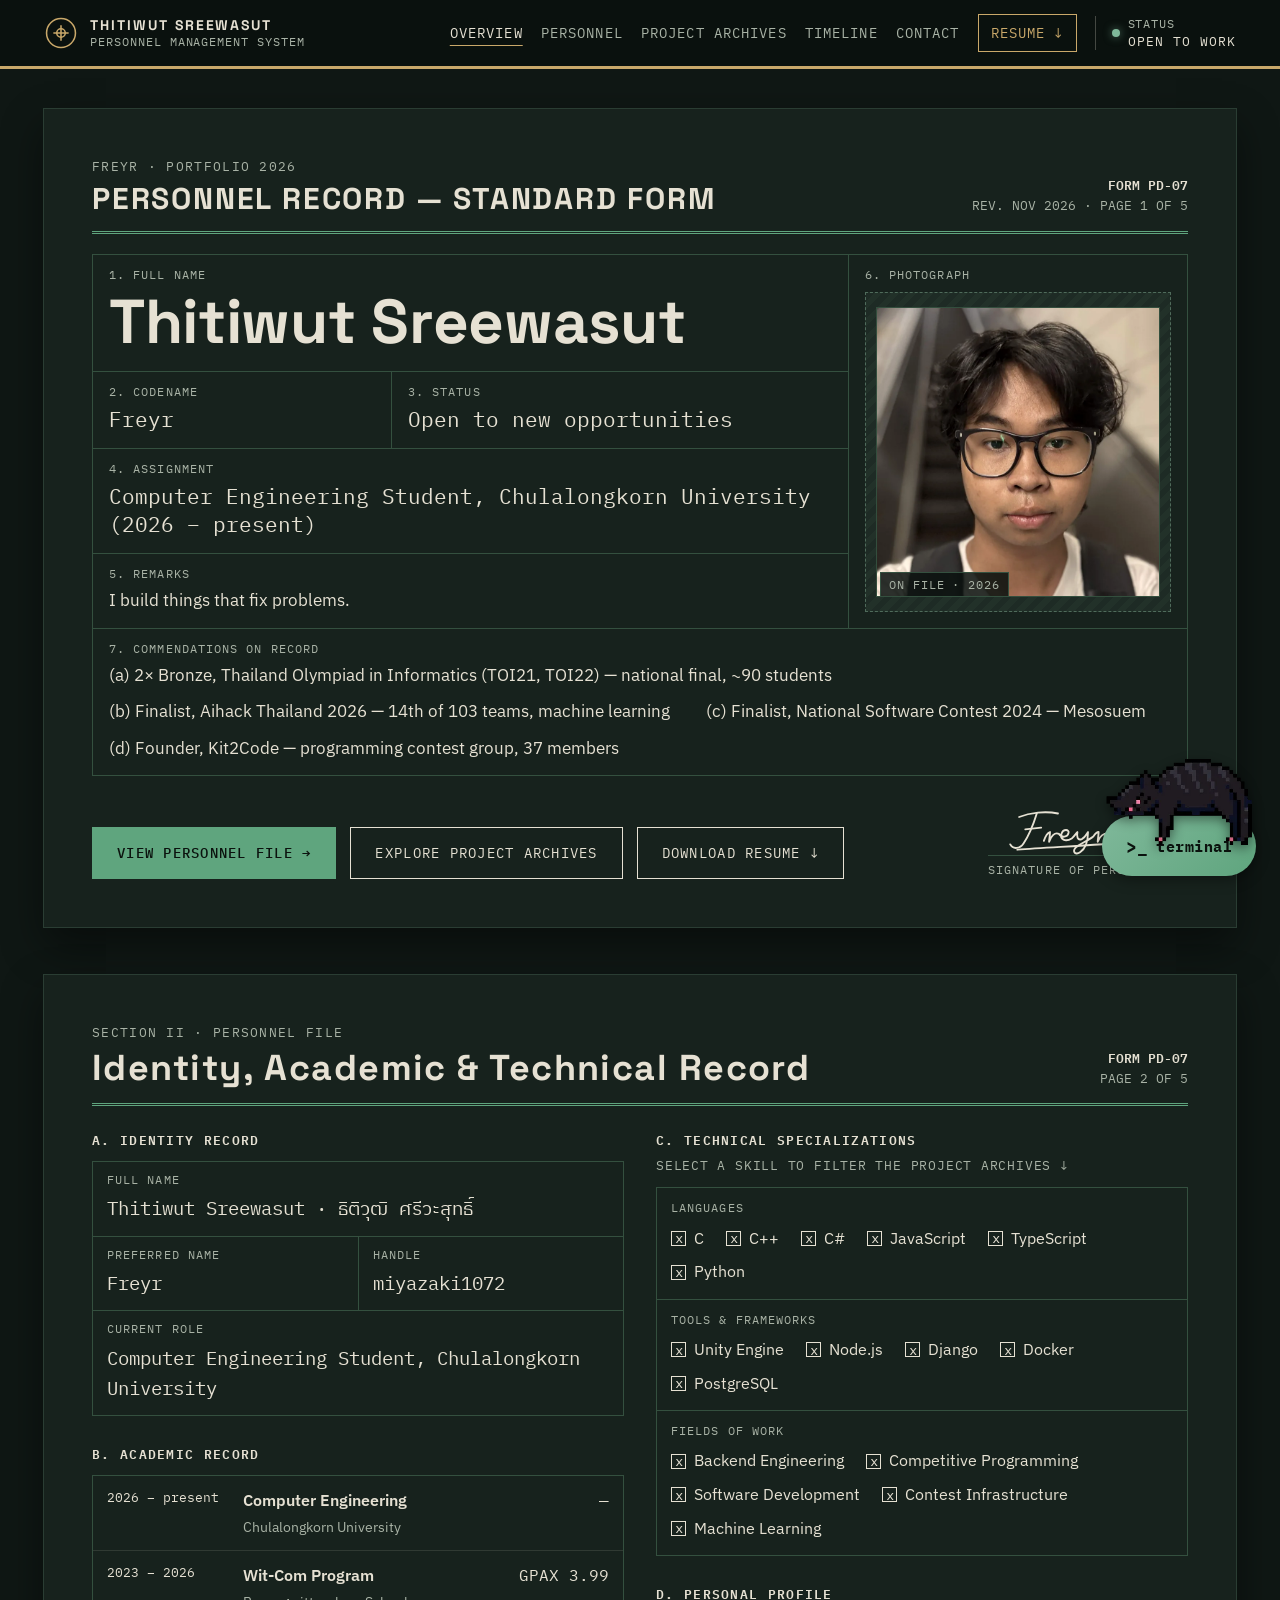
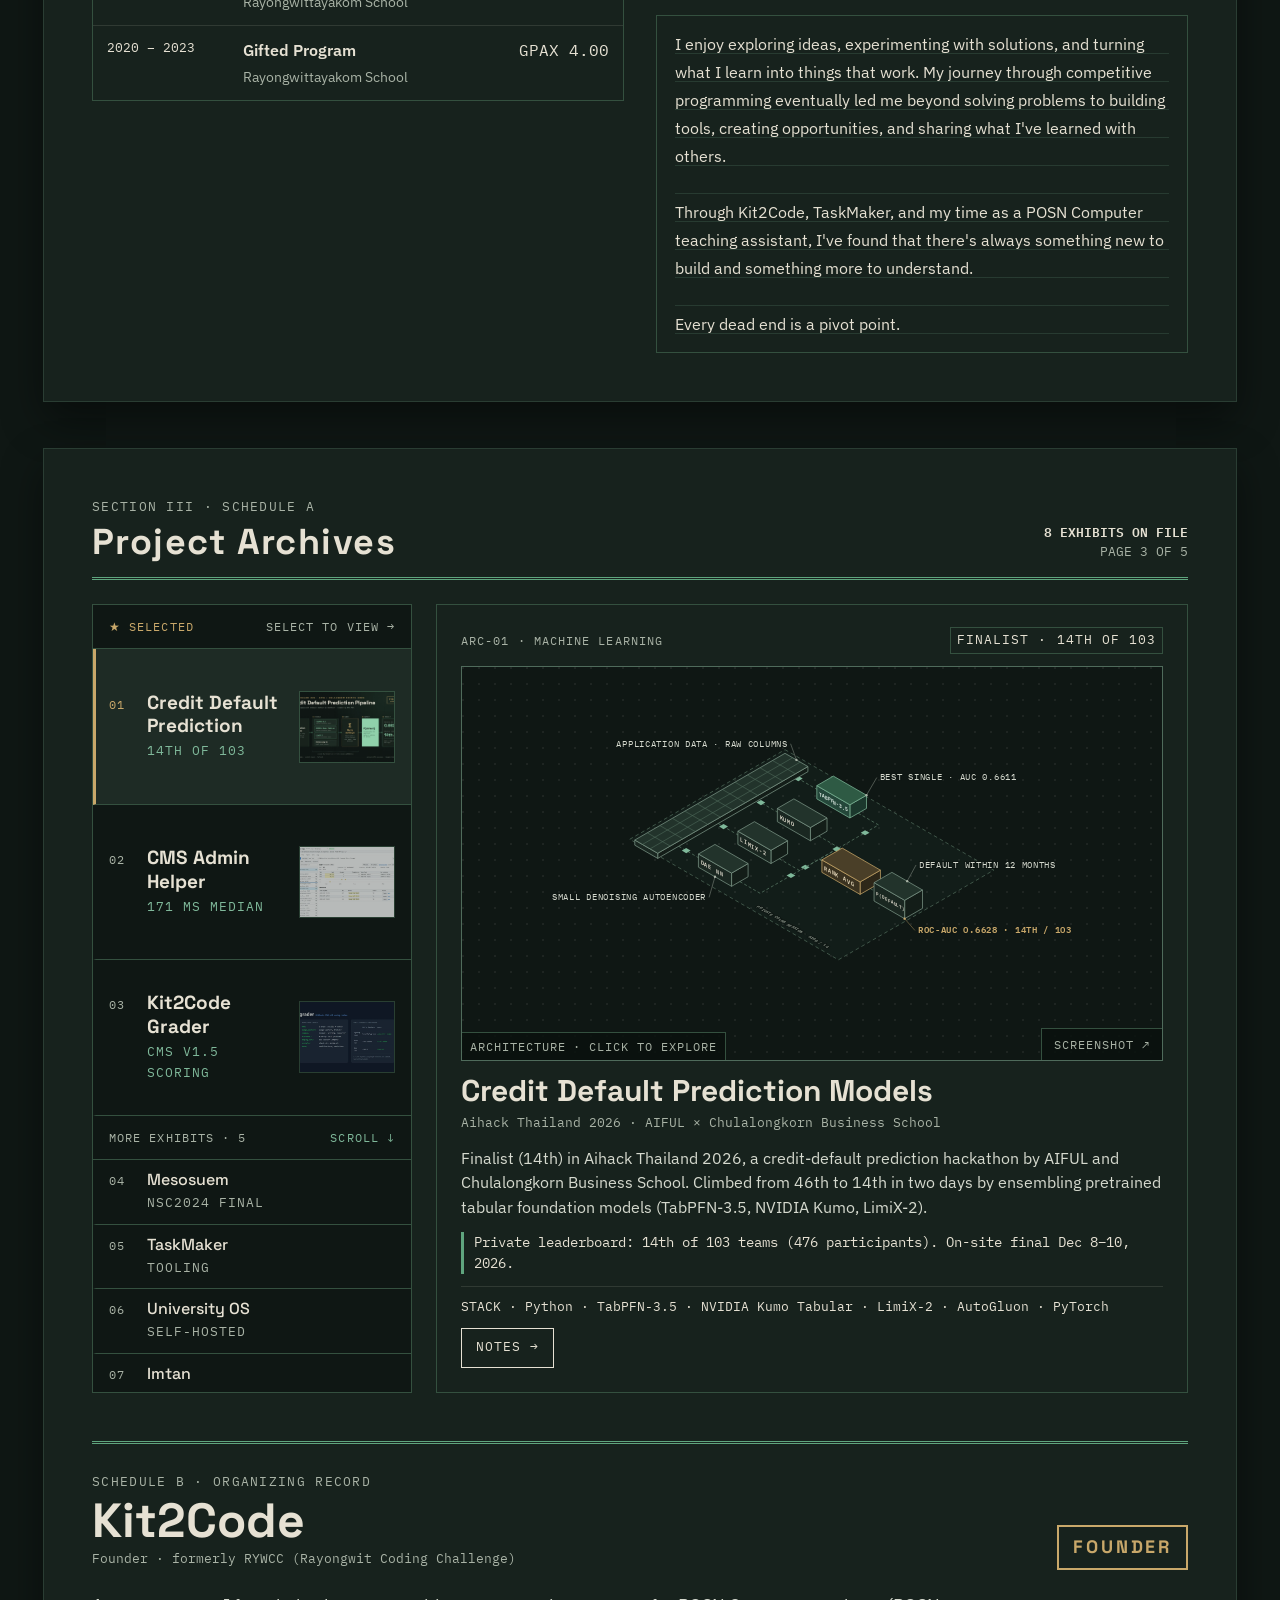
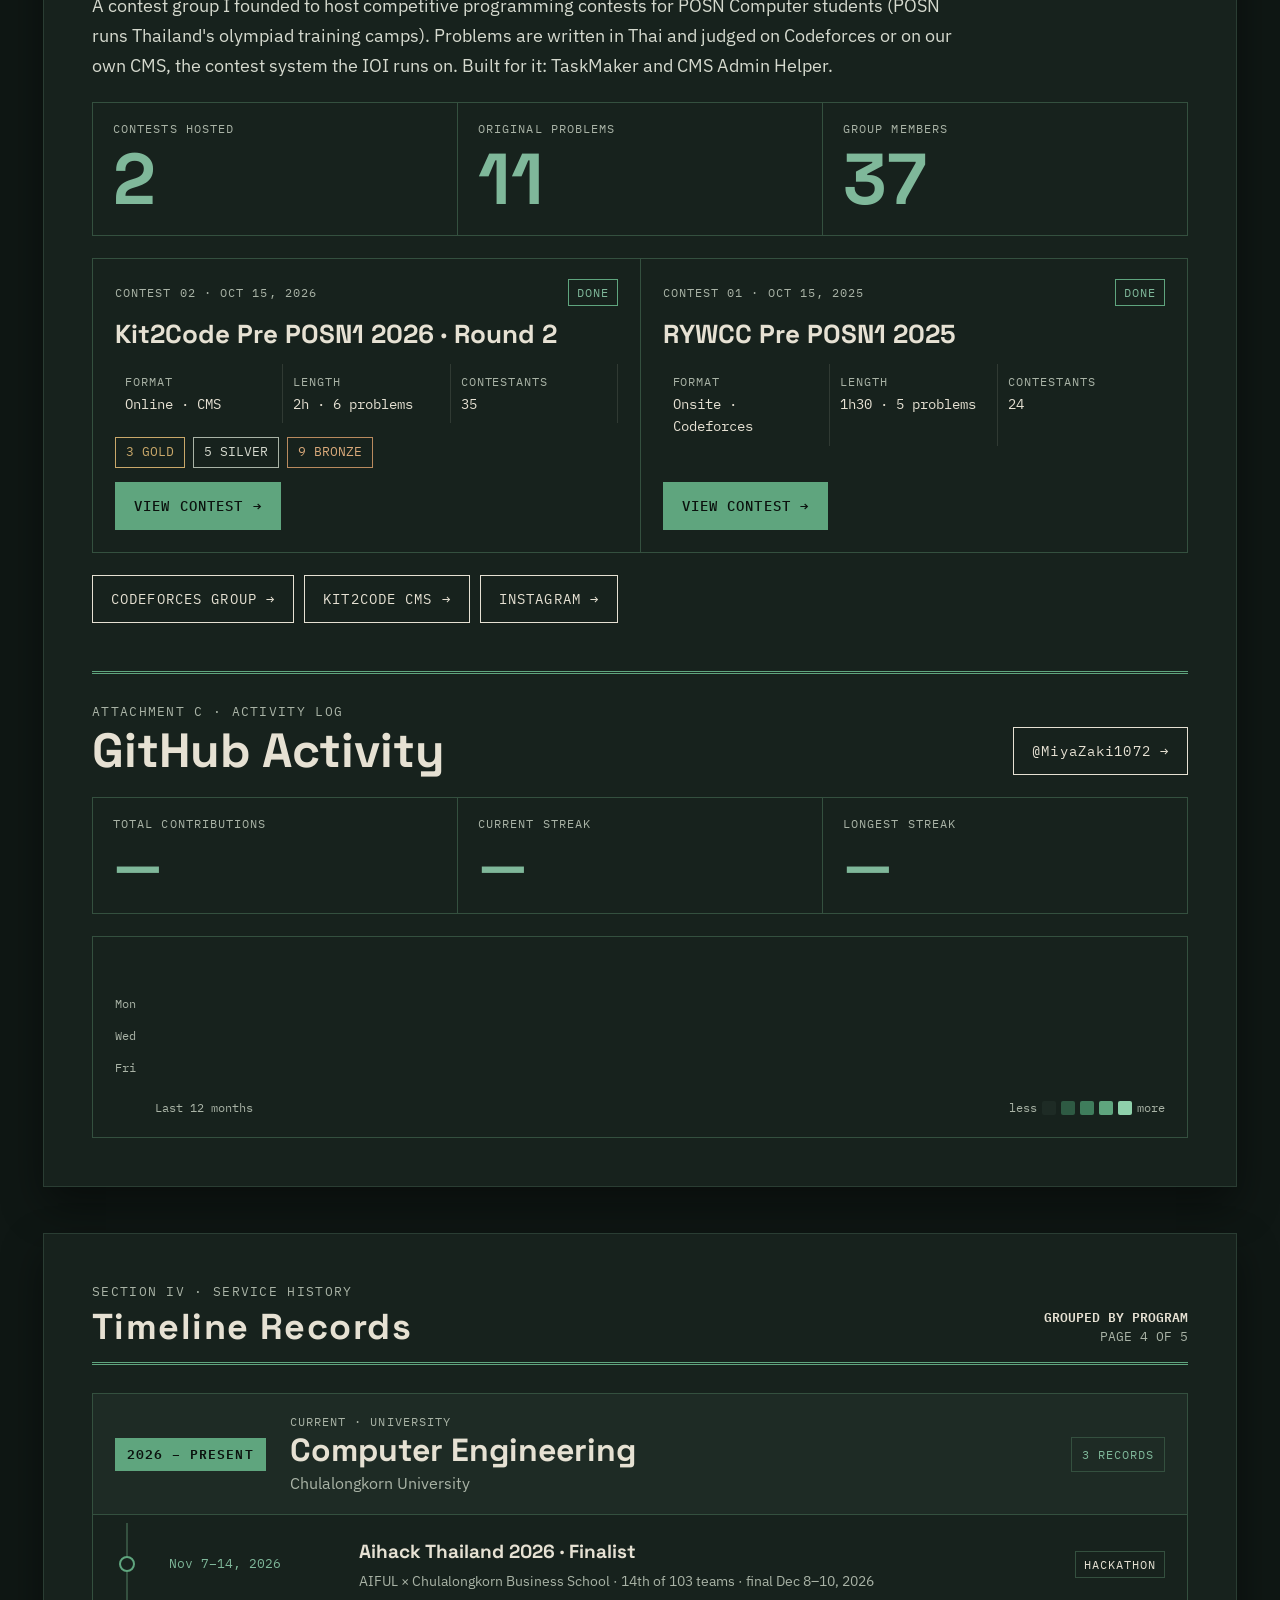
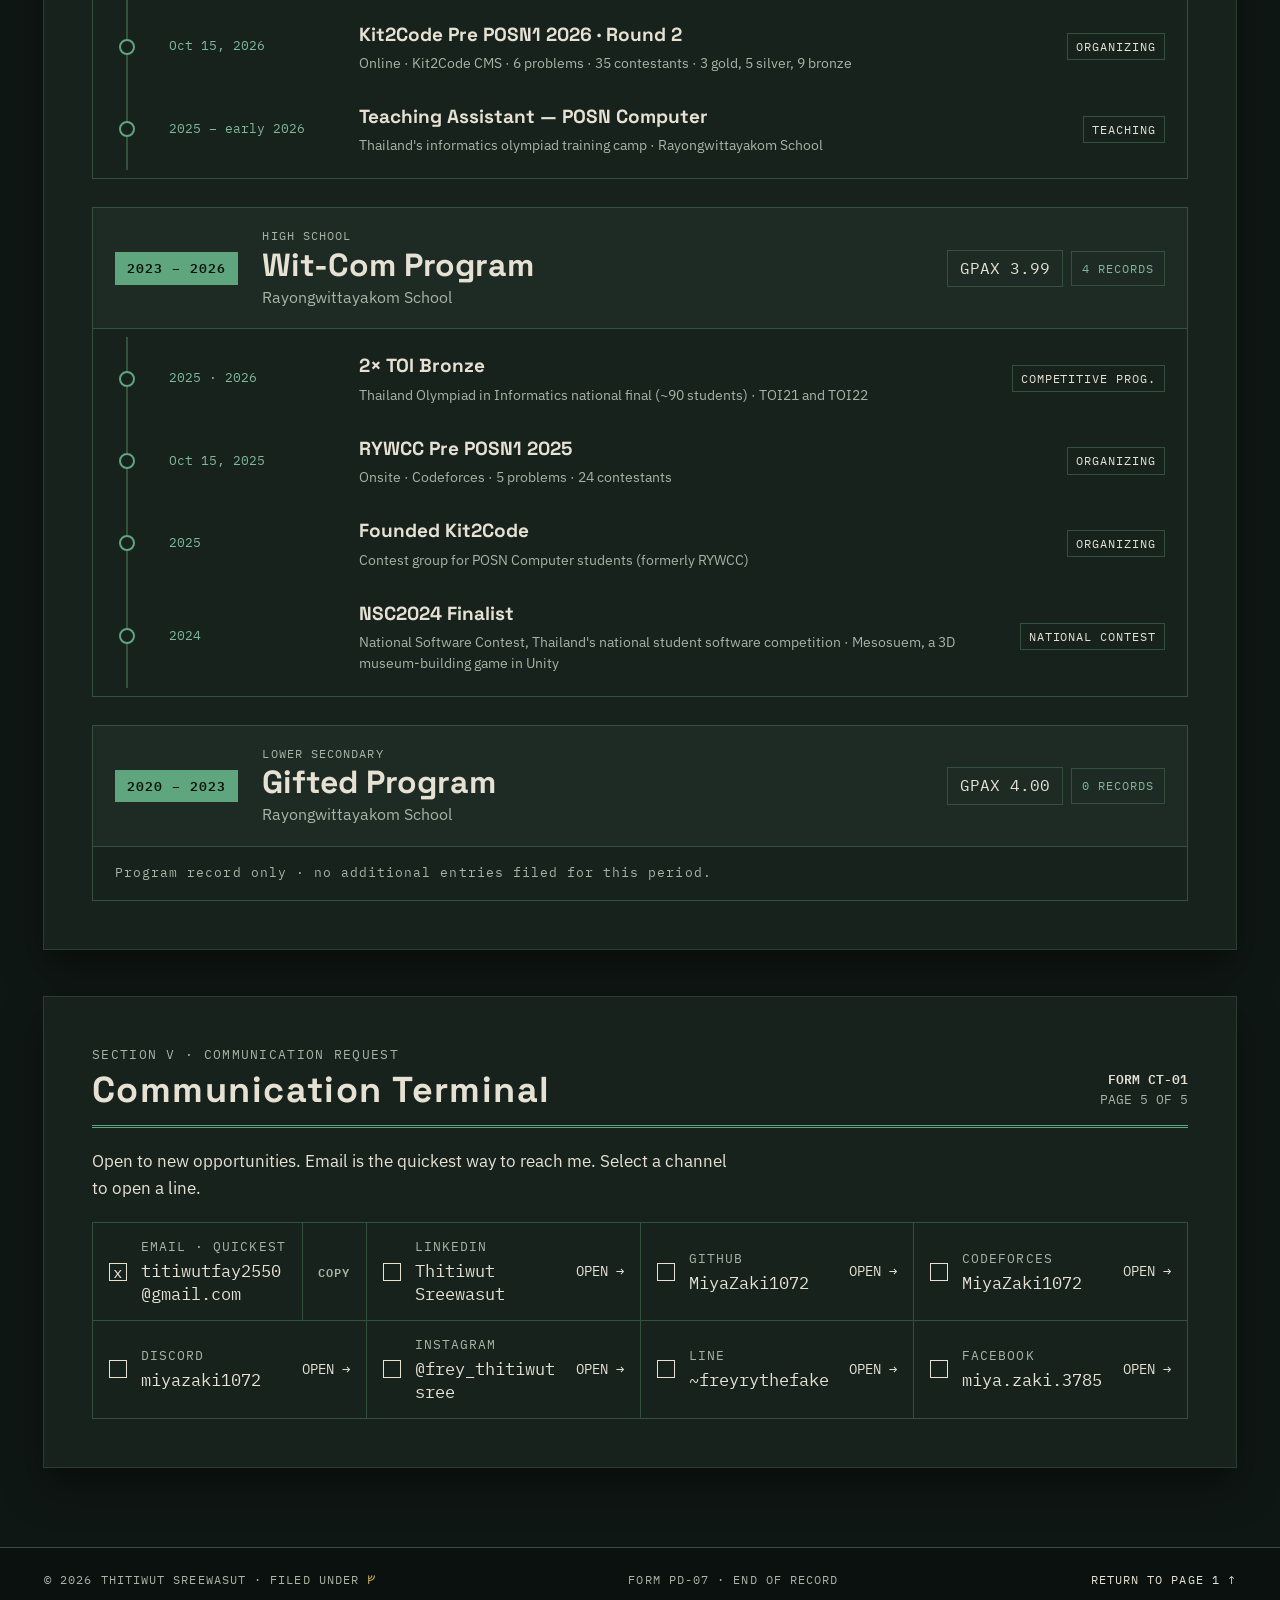
<file: index.html>
<!DOCTYPE html>
<html lang="en">
<head>
    <meta charset="UTF-8">
    <meta name="viewport" content="width=device-width, initial-scale=1.0">
    <title>Thitiwut Sreewasut (Freyr) — Personnel Record | Form PD-07</title>
    <meta name="description" content="Thitiwut Sreewasut (Freyr, ธิติวุฒิ ศรีวะสุทธิ์): Computer Engineering student at Chulalongkorn University, Rayongwittayakom alumnus, 2x TOI Bronze medalist, NSC2024 finalist, and founder of Kit2Code.">
    <meta name="keywords" content="Thitiwut Sreewasut, ธิติวุฒิ ศรีวะสุทธิ์, Freyr, miyazaki1072, Chulalongkorn University, Computer Engineering, Kit2Code, RYWCC, Rayongwittayakom, TOI21, TOI22, Thailand Olympiad in Informatics, POSN Computer, NSC2024, Mesosuem, TaskMaker, Imtan">
    <meta name="author" content="Thitiwut Sreewasut">
    <meta name="theme-color" content="#0A110E">
    <link rel="canonical" href="https://miyazaki1072.github.io/">

    <!-- Open Graph -->
    <meta property="og:type" content="profile">
    <meta property="og:site_name" content="Thitiwut Sreewasut (Freyr)">
    <meta property="og:title" content="Thitiwut Sreewasut (Freyr) — Form PD-07 Personnel Record">
    <meta property="og:description" content="Computer Engineering student at Chulalongkorn University. 2x TOI Bronze medalist, NSC2024 finalist, and founder of the Kit2Code competitive programming group.">
    <meta property="og:url" content="https://miyazaki1072.github.io/">
    <meta property="og:image" content="https://miyazaki1072.github.io/assets/images/og-2026.jpg">
    <meta property="og:locale" content="en_US">
    <meta property="profile:first_name" content="Thitiwut">
    <meta property="profile:last_name" content="Sreewasut">
    <meta property="profile:username" content="Freyr">

    <!-- Twitter Card -->
    <meta name="twitter:card" content="summary_large_image">
    <meta name="twitter:title" content="Thitiwut Sreewasut (Freyr) — Form PD-07 Personnel Record">
    <meta name="twitter:description" content="Computer Engineering student at Chulalongkorn University. 2x TOI Bronze medalist, NSC2024 finalist, and founder of Kit2Code.">
    <meta name="twitter:image" content="https://miyazaki1072.github.io/assets/images/og-2026.jpg">

    <!-- Structured Data (Person) -->
    <script type="application/ld+json">
    {
      "@context": "https://schema.org",
      "@type": "Person",
      "name": "Thitiwut Sreewasut",
      "alternateName": ["Freyr", "ธิติวุฒิ ศรีวะสุทธิ์", "miyazaki1072"],
      "url": "https://miyazaki1072.github.io/",
      "image": "https://miyazaki1072.github.io/assets/images/me.webp",
      "jobTitle": "Computer Engineering Student",
      "description": "Computer Engineering student at Chulalongkorn University, 2x Thailand Olympiad in Informatics Bronze medalist, NSC2024 finalist, and founder of the Kit2Code competitive programming group.",
      "email": "mailto:titiwutfay2550@gmail.com",
      "affiliation": {
        "@type": "CollegeOrUniversity",
        "name": "Chulalongkorn University"
      },
      "alumniOf": [
        {
          "@type": "CollegeOrUniversity",
          "name": "Chulalongkorn University"
        },
        {
          "@type": "HighSchool",
          "name": "Rayongwittayakom School"
        }
      ],
      "founder": {
        "@type": "Organization",
        "name": "Kit2Code",
        "alternateName": "RYWCC",
        "url": "https://codeforces.com/group/NGBiOfh0FE/contests"
      },
      "award": [
        "Bronze Medal, 22nd Thailand Olympiad in Informatics (TOI22)",
        "Bronze Medal, 21st Thailand Olympiad in Informatics (TOI21)",
        "Finalist, National Software Contest 2024 (NSC2024)",
        "Finalist, Aihack Thailand 2026 (14th of 103 teams, selection round)"
      ],
      "knowsAbout": [
        "Competitive Programming",
        "Backend Engineering",
        "Software Development",
        "C", "C++", "C#", "Python", "TypeScript", "JavaScript",
        "Django", "PostgreSQL", "Docker", "Node.js", "Unity"
      ],
      "sameAs": [
        "https://github.com/MiyaZaki1072",
        "https://www.linkedin.com/in/thitiwut-sreewasut-5bb1aa428/",
        "https://codeforces.com/profile/MiyaZaki1072",
        "https://www.instagram.com/frey_thitiwutsree/",
        "https://www.facebook.com/miya.zaki.3785/"
      ]
    }
    </script>

    <link rel="icon" href="assets/images/icon.png">
    <link rel="preconnect" href="https://fonts.googleapis.com">
    <link rel="preconnect" href="https://fonts.gstatic.com" crossorigin>
    <link href="https://fonts.googleapis.com/css2?family=IBM+Plex+Mono:wght@400;500;600;700&family=IBM+Plex+Sans:wght@400;500;600&family=IBM+Plex+Sans+Thai:wght@400;500;600;700&family=Space+Grotesk:wght@400;500;700&display=swap" rel="stylesheet">
    <link href="https://fonts.googleapis.com/css2?family=Noto+Sans+Runic&text=%E1%9A%A0%E1%9A%A8%E1%9A%B2%E1%9B%8F%E1%9B%97%E1%9B%8A%E1%9A%B7&display=swap" rel="stylesheet" media="print" onload="this.media='all'">
    <link rel="stylesheet" href="assets/css/style.css">
</head>
<body>
    <a class="skip-link" href="#main">Skip to content</a>

    <!-- ══ BOOT SEQUENCE OVERLAY (Board 4 · Once per session) ═════════ -->
    <div class="boot-overlay" id="bootOverlay" role="dialog" aria-label="Personnel Database Initialization" aria-modal="false">
        <div class="boot-card">
            <div class="boot-card-head">
                <span class="boot-card-title">FREYR · PORTFOLIO</span>
                <span class="boot-card-form">FORM PD-07</span>
            </div>
            <div class="boot-iso" id="bootIso" aria-hidden="true"></div>
            <div class="boot-lines">
                <div class="boot-line"><span>INITIALIZING PERSONNEL DATABASE <span class="boot-line-dots">........</span></span><span class="boot-line-ok">OK</span></div>
                <div class="boot-line"><span>RETRIEVING FILE · CODENAME FREYR <span class="boot-line-dots">........</span></span><span class="boot-line-ok">OK</span></div>
                <div class="boot-line"><span>VERIFYING SIGNATURE <span class="boot-line-dots">.....................</span></span><span class="boot-line-ok">OK</span></div>
            </div>
            <div class="boot-bar" id="bootBar" aria-hidden="true">
                <span class="boot-cell is-on"></span><span class="boot-cell is-on"></span><span class="boot-cell is-on"></span><span class="boot-cell is-on"></span><span class="boot-cell is-on"></span>
                <span class="boot-cell is-on"></span><span class="boot-cell is-on"></span><span class="boot-cell is-on"></span><span class="boot-cell is-on"></span><span class="boot-cell is-on"></span>
                <span class="boot-cell is-on"></span><span class="boot-cell is-on"></span><span class="boot-cell is-on"></span><span class="boot-cell is-on"></span><span class="boot-cell is-on"></span>
                <span class="boot-cell is-on"></span><span class="boot-cell"></span><span class="boot-cell"></span><span class="boot-cell"></span><span class="boot-cell"></span>
            </div>
            <div class="boot-card-foot">
                <span class="boot-access" id="bootStatusText">ACCESS GRANTED.</span>
                <span class="boot-time">≈ 1.7 s</span>
            </div>
        </div>
        <div class="boot-meta">
            <span>Shown once per session · skipped automatically with reduced motion</span>
            <span class="boot-meta-op">● STATUS · OPEN TO WORK</span>
        </div>
        <button type="button" class="boot-skip" id="bootSkipBtn">SKIP ⏎</button>
    </div>

    <!-- ══ STICKY HEADER ══════════════════════════════════════════════ -->
    <header class="site-header">
        <div class="header-inner">
            <a href="#overview" class="brand-link">
                <svg class="brand-emblem" width="34" height="34" viewBox="0 0 40 40" fill="none" stroke="#C9A86A" stroke-width="1.8" aria-hidden="true">
                    <circle cx="20" cy="20" r="17"></circle>
                    <path d="M11 20h18M20 11v18"></path>
                    <circle cx="20" cy="20" r="5"></circle>
                </svg>
                <span class="brand-text">
                    <span class="brand-name">THITIWUT SREEWASUT</span>
                    <span class="brand-sub">PERSONNEL MANAGEMENT SYSTEM</span>
                    <span class="brand-sub-mobile">● OPEN TO WORK</span>
                </span>
            </a>

            <div class="header-mobile-actions">
                <a href="resume.pdf" class="nav-resume nav-resume--mobile" data-resume download="Thitiwut-Sreewasut-Resume.pdf">RESUME</a>
                <button type="button" class="nav-toggle" id="navToggle" aria-label="Open navigation menu" aria-expanded="false" aria-controls="primaryNav">
                    <span class="nav-toggle-bar"></span>
                    <span class="nav-toggle-bar"></span>
                    <span class="nav-toggle-bar"></span>
                </button>
            </div>

            <nav id="primaryNav" class="primary-nav" aria-label="Primary">
                <a href="#overview" class="nav-link active">OVERVIEW</a>
                <a href="#personnel" class="nav-link">PERSONNEL</a>
                <a href="#archives" class="nav-link">PROJECT ARCHIVES</a>
                <a href="#timeline" class="nav-link">TIMELINE</a>
                <a href="#contact" class="nav-link">CONTACT</a>
                <a href="resume.pdf" class="nav-resume" data-resume download="Thitiwut-Sreewasut-Resume.pdf">RESUME ↓</a>
                <span class="sys-status" aria-label="Status: open to work">
                    <span class="sys-dot" aria-hidden="true"></span>
                    <span class="sys-text">
                        <span class="sys-text-label">STATUS</span>
                        <span class="sys-text-val">OPEN TO WORK</span>
                    </span>
                </span>
            </nav>
        </div>
    </header>

    <!-- ══ MAIN DOSSIER SHEETS ════════════════════════════════════════ -->
    <main id="main" class="site-main">

        <!-- ── PAGE 1 OF 5 · OVERVIEW ─────────────────────────────────── -->
        <section id="overview" class="sheet" aria-labelledby="h-overview">
            <div class="sheet-header">
                <div class="sheet-title-group">
                    <span class="sheet-kicker">FREYR · PORTFOLIO 2026</span>
                    <span id="h-overview" class="sheet-title sheet-title--overview">PERSONNEL RECORD — STANDARD FORM</span>
                </div>
                <div class="sheet-meta">
                    <div class="sheet-meta-code">FORM PD-07</div>
                    <div class="sheet-meta-page">REV. NOV 2026 · PAGE 1 OF 5</div>
                </div>
            </div>

            <div class="ruled-grid overview-grid">
                <div class="ruled-col overview-left">
                    <div class="field-cell overview-name-cell">
                        <span class="field-label">1. FULL NAME</span>
                        <h1 class="field-value overview-name">Thitiwut Sreewasut</h1>
                    </div>
                    <div class="field-cell overview-codename-cell">
                        <span class="field-label">2. CODENAME</span>
                        <span class="field-value overview-codename">Freyr</span>
                    </div>
                    <div class="field-cell overview-status-cell">
                        <span class="field-label">3. STATUS</span>
                        <span class="field-value">Open to new opportunities</span>
                    </div>
                    <div class="field-cell overview-assign-cell">
                        <span class="field-label">4. ASSIGNMENT</span>
                        <span class="field-value">Computer Engineering Student, Chulalongkorn University (2026 – present)</span>
                    </div>
                    <div class="field-cell overview-remarks-cell">
                        <span class="field-label">5. REMARKS</span>
                        <p class="field-prose">I build things that fix problems.</p>
                    </div>
                </div>

                <div class="overview-photo-cell">
                    <span class="field-label">6. PHOTOGRAPH</span>
                    <div class="photo-frame">
                        <img src="assets/images/me.webp" alt="Portrait of Thitiwut Sreewasut (Freyr)" class="avatar" width="160" height="160" fetchpriority="high" decoding="async">
                        <span class="photo-caption">ON FILE · 2026</span>
                    </div>
                </div>

                <div class="field-cell overview-commend-cell">
                    <span class="field-label">7. COMMENDATIONS ON RECORD</span>
                    <div class="commend-list">
                        <span>(a) 2× Bronze, Thailand Olympiad in Informatics (TOI21, TOI22) — national final, ~90 students</span>
                        <span>(b) Finalist, Aihack Thailand 2026 — 14th of 103 teams, machine learning</span>
                        <span>(c) Finalist, National Software Contest 2024 — Mesosuem</span>
                        <span>(d) Founder, Kit2Code — programming contest group, 37 members</span>
                    </div>
                </div>
            </div>

            <div class="overview-footer">
                <div class="overview-actions">
                    <a href="#personnel" class="btn-primary">VIEW PERSONNEL FILE →</a>
                    <a href="#archives" class="btn-secondary">EXPLORE PROJECT ARCHIVES</a>
                    <a href="resume.pdf" class="btn-secondary btn-resume" data-resume download="Thitiwut-Sreewasut-Resume.pdf">DOWNLOAD RESUME ↓</a>
                </div>
                <div class="overview-signoff">
                    <div class="signature-block">
                        <svg class="signature-svg" viewBox="0 0 200 60" role="img" aria-label="Signature: Freyr">
                            <path pathLength="1" style="--d:.35s;--delay:0s" d="M22 17 C34 12, 52 10, 66 13"/>
                            <path pathLength="1" style="--d:.45s;--delay:.3s" d="M42 13 C38 26, 33 38, 27 47 C23 53, 15 54, 12 48"/>
                            <path pathLength="1" style="--d:.2s;--delay:.7s" d="M29 31 L47 29"/>
                            <path pathLength="1" style="--d:1.1s;--delay:.85s" d="M50 44 C52 38, 54 35, 57 34 C57 38, 56 42, 56 45 C58 39, 62 34, 67 36 C70 41, 77 40, 78 35 C79 31, 72 30, 70 36 C68 42, 74 46, 82 41 C85 38, 87 35, 88 34 C87 39, 88 44, 93 42 C97 40, 99 35, 100 34 C100 44, 97 53, 91 57 C85 61, 81 55, 88 50 C94 46, 101 43, 106 39 C108 36, 110 34, 112 34 C112 38, 111 42, 111 45 C113 39, 118 34, 125 36"/>
                            <path pathLength="1" style="--d:.5s;--delay:1.9s" d="M20 54 C60 51, 110 49, 150 45"/>
                        </svg>
                        <span class="signature-label">SIGNATURE OF PERSONNEL</span>
                    </div>
                </div>
            </div>
        </section>

        <!-- ── PAGE 2 OF 5 · PERSONNEL FILE ───────────────────────────── -->
        <section id="personnel" class="sheet" aria-labelledby="h-personnel">
            <div class="sheet-header">
                <div class="sheet-title-group">
                    <span class="sheet-kicker">SECTION II · PERSONNEL FILE</span>
                    <h2 id="h-personnel" class="sheet-title">Identity, Academic &amp; Technical Record</h2>
                </div>
                <div class="sheet-meta">
                    <div class="sheet-meta-code">FORM PD-07</div>
                    <div class="sheet-meta-page">PAGE 2 OF 5</div>
                </div>
            </div>

            <div class="personnel-columns">
                <!-- Left Column: Identity & Academic -->
                <div class="personnel-col">
                    <h3 class="sub-heading">A. IDENTITY RECORD</h3>
                    <dl class="ruled-grid identity-dl">
                        <div class="identity-item identity-item--full">
                            <dt>FULL NAME</dt>
                            <dd>Thitiwut Sreewasut · <span lang="th">ธิติวุฒิ ศรีวะสุทธิ์</span></dd>
                        </div>
                        <div class="identity-item identity-item--half">
                            <dt>PREFERRED NAME</dt>
                            <dd>Freyr</dd>
                        </div>
                        <div class="identity-item identity-item--half">
                            <dt>HANDLE</dt>
                            <dd>miyazaki1072</dd>
                        </div>
                        <div class="identity-item identity-item--full">
                            <dt>CURRENT ROLE</dt>
                            <dd>Computer Engineering Student, Chulalongkorn University</dd>
                        </div>
                    </dl>

                    <h3 class="sub-heading sub-heading--spaced">B. ACADEMIC RECORD</h3>
                    <div class="academic-table">
                        <div class="academic-row">
                            <span class="academic-years">2026 – present</span>
                            <span class="academic-main">
                                <span class="academic-program">Computer Engineering</span>
                                <span class="academic-school">Chulalongkorn University</span>
                            </span>
                            <span class="academic-mark">—</span>
                        </div>
                        <div class="academic-row">
                            <span class="academic-years">2023 – 2026</span>
                            <span class="academic-main">
                                <span class="academic-program">Wit-Com Program</span>
                                <span class="academic-school">Rayongwittayakom School</span>
                            </span>
                            <span class="academic-mark">GPAX 3.99</span>
                        </div>
                        <div class="academic-row">
                            <span class="academic-years">2020 – 2023</span>
                            <span class="academic-main">
                                <span class="academic-program">Gifted Program</span>
                                <span class="academic-school">Rayongwittayakom School</span>
                            </span>
                            <span class="academic-mark">GPAX 4.00</span>
                        </div>
                    </div>
                </div>

                <!-- Right Column: Specializations & Personal Profile -->
                <div class="personnel-col">
                    <h3 class="sub-heading">C. TECHNICAL SPECIALIZATIONS</h3>
                    <p class="skill-hint">SELECT A SKILL TO FILTER THE PROJECT ARCHIVES ↓</p>
                    <div class="specs-grid">
                        <div class="spec-group skill-group">
                            <span class="field-label skill-group-label">LANGUAGES</span>
                            <div class="spec-items">
                                <button type="button" class="spec-check skill-tag" data-skill="C" aria-pressed="false"><span class="check-box" aria-hidden="true">x</span>C</button>
                                <button type="button" class="spec-check skill-tag" data-skill="C++" aria-pressed="false"><span class="check-box" aria-hidden="true">x</span>C++</button>
                                <button type="button" class="spec-check skill-tag" data-skill="C#" aria-pressed="false"><span class="check-box" aria-hidden="true">x</span>C#</button>
                                <button type="button" class="spec-check skill-tag" data-skill="JavaScript" aria-pressed="false"><span class="check-box" aria-hidden="true">x</span>JavaScript</button>
                                <button type="button" class="spec-check skill-tag" data-skill="TypeScript" aria-pressed="false"><span class="check-box" aria-hidden="true">x</span>TypeScript</button>
                                <button type="button" class="spec-check skill-tag" data-skill="Python" aria-pressed="false"><span class="check-box" aria-hidden="true">x</span>Python</button>
                            </div>
                        </div>

                        <div class="spec-group skill-group">
                            <span class="field-label skill-group-label">TOOLS &amp; FRAMEWORKS</span>
                            <div class="spec-items">
                                <button type="button" class="spec-check skill-tag" data-skill="Unity Engine" aria-pressed="false"><span class="check-box" aria-hidden="true">x</span>Unity Engine</button>
                                <button type="button" class="spec-check skill-tag" data-skill="Node.js" aria-pressed="false"><span class="check-box" aria-hidden="true">x</span>Node.js</button>
                                <button type="button" class="spec-check skill-tag" data-skill="Django" aria-pressed="false"><span class="check-box" aria-hidden="true">x</span>Django</button>
                                <button type="button" class="spec-check skill-tag" data-skill="Docker" aria-pressed="false"><span class="check-box" aria-hidden="true">x</span>Docker</button>
                                <button type="button" class="spec-check skill-tag" data-skill="PostgreSQL" aria-pressed="false"><span class="check-box" aria-hidden="true">x</span>PostgreSQL</button>
                            </div>
                        </div>

                        <div class="spec-group skill-group">
                            <span class="field-label skill-group-label">FIELDS OF WORK</span>
                            <div class="spec-items">
                                <button type="button" class="spec-check skill-tag" data-skill="Backend Engineering" aria-pressed="false"><span class="check-box" aria-hidden="true">x</span>Backend Engineering</button>
                                <button type="button" class="spec-check skill-tag" data-skill="Competitive Programming" aria-pressed="false"><span class="check-box" aria-hidden="true">x</span>Competitive Programming</button>
                                <button type="button" class="spec-check skill-tag" data-skill="Software Development" aria-pressed="false"><span class="check-box" aria-hidden="true">x</span>Software Development</button>
                                <button type="button" class="spec-check skill-tag" data-skill="Contest Infrastructure" aria-pressed="false"><span class="check-box" aria-hidden="true">x</span>Contest Infrastructure</button>
                                <button type="button" class="spec-check skill-tag" data-skill="Machine Learning" aria-pressed="false"><span class="check-box" aria-hidden="true">x</span>Machine Learning</button>
                            </div>
                        </div>
                    </div>

                    <h3 class="sub-heading sub-heading--spaced">D. PERSONAL PROFILE</h3>
                    <div class="lined-profile" id="personalProfileText">
                        <p>I enjoy exploring ideas, experimenting with solutions, and turning what I learn into things that work. My journey through competitive programming eventually led me beyond solving problems to building tools, creating opportunities, and sharing what I've learned with others.</p>
                        <p>Through Kit2Code, TaskMaker, and my time as a POSN Computer teaching assistant, I've found that there's always something new to build and something more to understand.</p>
                        <p>Every dead end is a pivot point.</p>
                    </div>
                </div>
            </div>
        </section>

        <!-- ── PAGE 3 OF 5 · PROJECT ARCHIVES + SCHEDULE B + ATTACHMENT C -->
        <section id="archives" class="sheet" aria-labelledby="h-archives">
            <div class="sheet-header">
                <div class="sheet-title-group">
                    <span class="sheet-kicker">SECTION III · SCHEDULE A</span>
                    <h2 id="h-archives" class="sheet-title">Project Archives</h2>
                </div>
                <div class="sheet-meta">
                    <div class="sheet-meta-code">8 EXHIBITS ON FILE</div>
                    <div class="sheet-meta-page">PAGE 3 OF 5</div>
                </div>
            </div>

            <div class="filter-banner" id="filterBanner" hidden>
                <span>FILTERING EXHIBITS BY SPECIALIZATION: <strong id="filterName"></strong></span>
                <button type="button" class="filter-clear" id="filterClear">CLEAR FILTER ×</button>
            </div>

            <div class="archive-browser" id="archiveBrowser">
                <nav class="archive-index" aria-label="Project index">
                    <p class="archive-index-label">★ SELECTED <span class="archive-view-hint" aria-hidden="true"><span class="hint-wide">SELECT TO VIEW →</span><span class="hint-narrow">TAP TO VIEW ↓</span></span></p>
                    <ul class="archive-list">
                        <li><button type="button" class="archive-item is-featured" data-target="arc-01" aria-controls="arc-01" aria-pressed="false"><span class="archive-no">01</span><span class="archive-name">Credit Default Prediction</span><span class="archive-proof">14TH OF 103</span><img class="archive-thumb" src="assets/images/projects/CreditDefault.webp" alt="" loading="lazy" decoding="async"></button></li>
                        <li><button type="button" class="archive-item is-featured" data-target="arc-02" aria-controls="arc-02" aria-pressed="false"><span class="archive-no">02</span><span class="archive-name">CMS Admin Helper</span><span class="archive-proof">171 MS MEDIAN</span><img class="archive-thumb" src="assets/images/projects/CmsAdminHelper.webp" alt="" loading="lazy" decoding="async"></button></li>
                        <li><button type="button" class="archive-item is-featured" data-target="arc-03" aria-controls="arc-03" aria-pressed="false"><span class="archive-no">03</span><span class="archive-name">Kit2Code Grader</span><span class="archive-proof">CMS V1.5 SCORING</span><img class="archive-thumb" src="assets/images/projects/Grader.webp" alt="" loading="lazy" decoding="async"></button></li>
                    </ul>
                    <div class="archive-more" id="archiveMore">
                        <p class="archive-index-label">MORE EXHIBITS · 5 <span class="archive-scroll-hint" aria-hidden="true">SCROLL ↓</span></p>
                        <ul class="archive-list">
                            <li><button type="button" class="archive-item" data-target="arc-04" aria-controls="arc-04" aria-pressed="false"><span class="archive-no">04</span><span class="archive-name">Mesosuem</span><span class="archive-proof">NSC2024 FINAL</span></button></li>
                            <li><button type="button" class="archive-item" data-target="arc-05" aria-controls="arc-05" aria-pressed="false"><span class="archive-no">05</span><span class="archive-name">TaskMaker</span><span class="archive-proof">TOOLING</span></button></li>
                            <li><button type="button" class="archive-item" data-target="arc-06" aria-controls="arc-06" aria-pressed="false"><span class="archive-no">06</span><span class="archive-name">University OS</span><span class="archive-proof">SELF-HOSTED</span></button></li>
                            <li><button type="button" class="archive-item" data-target="arc-07" aria-controls="arc-07" aria-pressed="false"><span class="archive-no">07</span><span class="archive-name">Imtan</span><span class="archive-proof">PROTOTYPE</span></button></li>
                            <li><button type="button" class="archive-item" data-target="arc-08" aria-controls="arc-08" aria-pressed="false"><span class="archive-no">08</span><span class="archive-name">Series Tracker</span><span class="archive-proof">DISCORD BOT</span></button></li>
                        </ul>
                    </div>
                </nav>

                <div class="projects-grid archive-stage" id="projectsGrid">
                    <!-- ARC-01 · Credit Default Prediction Models -->
                    <article class="project-card" id="arc-01" data-tags="Python,Machine Learning,Hackathon,Credit Risk,Tabular Data">
                        <div class="project-card-top">
                            <span>ARC-01 · MACHINE LEARNING</span>
                            <span class="status-tag">FINALIST · 14TH OF 103</span>
                        </div>
                        <div class="exhibit-media" data-iso="credit">
                            <img src="assets/images/projects/CreditDefault.webp" alt="Credit default prediction pipeline: application features, four models (TabPFN-3.5, NVIDIA Kumo Tabular, LimiX-2, denoising autoencoder), rank average, probability of default; private ROC-AUC 0.6628, 14th of 103" loading="lazy" decoding="async" data-lightbox>
                            <span class="exhibit-label">EXHIBIT · CreditDefault.webp</span>
                        </div>
                        <div class="project-head">
                            <h3 class="project-name">Credit Default Prediction Models</h3>
                            <span class="project-context">Aihack Thailand 2026 · AIFUL × Chulalongkorn Business School</span>
                        </div>
                        <p class="project-desc">Finalist (14th) in Aihack Thailand 2026, a credit-default prediction hackathon by AIFUL and Chulalongkorn Business School. Climbed from 46th to 14th in two days by ensembling pretrained tabular foundation models (TabPFN-3.5, NVIDIA Kumo, LimiX-2).</p>
                        <p class="project-note">Private leaderboard: 14th of 103 teams (476 participants). On-site final Dec 8–10, 2026.</p>
                        <div class="project-foot">
                            <span class="project-stack">STACK · Python · TabPFN-3.5 · NVIDIA Kumo Tabular · LimiX-2 · AutoGluon · PyTorch</span>
                            <div class="project-links">
                                <a href="projects/aihack-2026.html" class="btn-secondary btn-sm">NOTES →</a>
                            </div>
                        </div>
                    </article>

                    <!-- ARC-02 · CMS Admin Helper -->
                    <article class="project-card" id="arc-02" data-tags="TypeScript,JavaScript,Software Development,Competitive Programming,Contest Infrastructure">
                        <div class="project-card-top">
                            <span>ARC-02 · BROWSER EXTENSION</span>
                            <span class="status-tag">LOAD-TESTED</span>
                        </div>
                        <div class="exhibit-media" data-iso="cms">
                            <img src="assets/images/projects/CmsAdminHelper.webp" alt="CMS Admin Helper screenshot" loading="lazy" decoding="async" data-lightbox>
                            <span class="exhibit-label">EXHIBIT · CmsAdminHelper.webp</span>
                        </div>
                        <div class="project-head">
                            <h3 class="project-name">CMS Admin Helper</h3>
                            <span class="project-context">Chrome &amp; Firefox extension</span>
                        </div>
                        <p class="project-desc">Adds the contest-day tools the CMS v1.5 admin is missing: a contestant tracker, bulk import from Excel or Google Sheets, and Bangkok-time scheduling. Drives the admin’s own forms, so the server needs no changes.</p>
                        <p class="project-note">AWS load test: 2,000 submissions + a 300-user import, median 171 ms, p95 under 650 ms.</p>
                        <div class="project-foot">
                            <span class="project-stack">STACK · TypeScript · Browser Extension</span>
                            <div class="project-links">
                                <a href="projects/cms-admin-helper.html" class="btn-secondary btn-sm">NOTES →</a>
                                <a href="https://github.com/MiyaZaki1072/cms-admin-helper-extension" target="_blank" rel="noopener noreferrer" class="btn-secondary btn-sm">CODE →</a>
                            </div>
                        </div>
                    </article>

                    <!-- ARC-03 · Kit2Code Grader -->
                    <article class="project-card" id="arc-03" data-tags="Python,Django,PostgreSQL,Docker,Backend Engineering,Competitive Programming,Software Development,Contest Infrastructure">
                        <div class="project-card-top">
                            <span>ARC-03 · BACKEND</span>
                            <span class="status-tag">EARLY DEVELOPMENT</span>
                        </div>
                        <div class="exhibit-media" data-iso="grader">
                            <img src="assets/images/projects/Grader.webp" alt="Kit2Code Grader screenshot" loading="lazy" decoding="async" data-lightbox>
                            <span class="exhibit-label">EXHIBIT · Grader.webp</span>
                        </div>
                        <div class="project-head">
                            <h3 class="project-name">Kit2Code Grader</h3>
                            <span class="project-context">Practice grader for old contest problems · Kit2Code</span>
                        </div>
                        <p class="project-desc">Read a problem in Thai or English, submit C, C++ or Python, and watch results arrive per test and per subtask, scored the way CMS v1.5 scored the original contest. Runs in the isolate sandbox beside our CMS.</p>
                        <p class="project-note">Sign-in, problems, live results, ranking and the admin site work today.</p>
                        <div class="project-foot">
                            <span class="project-stack">STACK · Python · Django · PostgreSQL · Docker</span>
                            <div class="project-links">
                                <a href="projects/grader.html" class="btn-secondary btn-sm">NOTES →</a>
                                <a href="https://github.com/Kit2Code/backend" target="_blank" rel="noopener noreferrer" class="btn-secondary btn-sm">CODE →</a>
                            </div>
                        </div>
                    </article>

                    <!-- ARC-04 · Mesosuem -->
                    <article class="project-card" id="arc-04" data-tags="C#,Unity Engine,Software Development">
                        <div class="project-card-top">
                            <span>ARC-04 · GAME</span>
                            <span class="status-tag">NSC2024 FINALIST</span>
                        </div>
                        <div class="exhibit-media">
                            <img src="assets/images/projects/MesosuemPic.webp" alt="Mesosuem screenshot" loading="lazy" decoding="async" data-lightbox>
                            <span class="exhibit-label">EXHIBIT · MesosuemPic.webp</span>
                        </div>
                        <div class="project-head">
                            <h3 class="project-name">Mesosuem</h3>
                            <span class="project-context">National Software Contest 2024</span>
                        </div>
                        <p class="project-desc">A 3D game where you build and run a dinosaur museum, made in Unity. Reached the final of the National Software Contest 2024, Thailand's national student software competition.</p>
                        <div class="project-foot">
                            <span class="project-stack">STACK · C# · Unity Engine</span>
                            <div class="project-links">
                                <a href="https://github.com/MiyaZaki1072/Mesosuem" target="_blank" rel="noopener noreferrer" class="btn-secondary btn-sm">CODE →</a>
                            </div>
                        </div>
                    </article>

                    <!-- ARC-05 · TaskMaker -->
                    <article class="project-card" id="arc-05" data-tags="TypeScript,Docker,PostgreSQL,Backend Engineering,Competitive Programming,Software Development,Contest Infrastructure">
                        <div class="project-card-top">
                            <span>ARC-05 · TOOLING</span>
                        </div>
                        <div class="exhibit-media" data-iso="taskmaker">
                            <img src="assets/images/projects/TaskMaker.webp" alt="TaskMaker screenshot" loading="lazy" decoding="async" data-lightbox>
                            <span class="exhibit-label">EXHIBIT · TaskMaker.webp</span>
                        </div>
                        <div class="project-head">
                            <h3 class="project-name">TaskMaker</h3>
                            <span class="project-context">Problem studio for Kit2Code contests</span>
                        </div>
                        <p class="project-desc">Authors write olympiad problems in YAML, validated against a schema. The live preview and the PDF export share one template, with Thai typography and KaTeX math built in.</p>
                        <div class="project-foot">
                            <span class="project-stack">STACK · TypeScript · Docker · PostgreSQL</span>
                            <div class="project-links">
                                <a href="projects/taskmaker.html" class="btn-secondary btn-sm">NOTES →</a>
                                <a href="https://github.com/MiyaZaki1072/TaskMaker" target="_blank" rel="noopener noreferrer" class="btn-secondary btn-sm">CODE →</a>
                            </div>
                        </div>
                    </article>

                    <!-- ARC-06 · University OS -->
                    <article class="project-card" id="arc-06" data-tags="TypeScript,React,Python,Django,PostgreSQL,Docker,Backend Engineering,Software Development">
                        <div class="project-card-top">
                            <span>ARC-06 · WEB APP</span>
                            <span class="status-tag">SELF-HOSTED</span>
                        </div>
                        <div class="exhibit-media">
                            <img src="assets/images/projects/UniversityOS.webp" alt="University OS dashboard screenshot" loading="lazy" decoding="async" data-lightbox>
                            <span class="exhibit-label">EXHIBIT · UniversityOS.webp</span>
                        </div>
                        <div class="project-head">
                            <h3 class="project-name">University OS</h3>
                            <span class="project-context">Personal planner for university</span>
                        </div>
                        <p class="project-desc">Courses, weekly timetable, exams, tasks, habits and grades in one place, on phone or desktop. Import with AI turns a syllabus or timetable into a full semester, checked before anything is saved.</p>
                        <div class="project-foot">
                            <span class="project-stack">STACK · TypeScript · React · Django · PostgreSQL · Docker</span>
                            <div class="project-links">
                                <a href="https://github.com/MiyaZaki1072/UniversityOS" target="_blank" rel="noopener noreferrer" class="btn-secondary btn-sm">CODE →</a>
                            </div>
                        </div>
                    </article>

                    <!-- ARC-07 · Imtan -->
                    <article class="project-card" id="arc-07" data-tags="TypeScript,Next.js,Supabase,PostgreSQL,Backend Engineering,Software Development">
                        <div class="project-card-top">
                            <span>ARC-07 · WEB APP</span>
                            <span class="status-tag">WORKING PROTOTYPE</span>
                        </div>
                        <div class="exhibit-media">
                            <img src="assets/images/projects/Imtan.webp" alt="Imtan screenshot" loading="lazy" decoding="async" data-lightbox>
                            <span class="exhibit-label">EXHIBIT · Imtan.webp</span>
                        </div>
                        <div class="project-head">
                            <h3 class="project-name">Imtan (<span lang="th">อิ่มทัน</span>)</h3>
                            <span class="project-context">Exploring Engineering World · Chulalongkorn University</span>
                        </div>
                        <p class="project-desc">Canteen queue app for the Engineering canteen: live queues for every shop, order ahead, a queue number with a live wait estimate, and an alert when food is ready. Vendors run a live order board on a tablet.</p>
                        <div class="project-foot">
                            <span class="project-stack">STACK · TypeScript · Next.js · Supabase · PostgreSQL</span>
                            <div class="project-links">
                                <a href="https://imtan-xlbs.vercel.app" target="_blank" rel="noopener noreferrer" class="btn-secondary btn-sm">DEMO →</a>
                                <a href="https://github.com/MiyaZaki1072/Imtan" target="_blank" rel="noopener noreferrer" class="btn-secondary btn-sm">CODE →</a>
                            </div>
                        </div>
                    </article>

                    <!-- ARC-08 · Series Tracker -->
                    <article class="project-card" id="arc-08" data-tags="JavaScript,Node.js,Backend Engineering,Software Development">
                        <div class="project-card-top">
                            <span>ARC-08 · DISCORD BOT</span>
                        </div>
                        <div class="exhibit-media">
                            <img src="assets/images/projects/SeriesTracker.webp" alt="Series Tracker screenshot" loading="lazy" decoding="async" data-lightbox>
                            <span class="exhibit-label">EXHIBIT · SeriesTracker.webp</span>
                        </div>
                        <div class="project-head">
                            <h3 class="project-name">Series Tracker</h3>
                            <span class="project-context">Discord bot</span>
                        </div>
                        <p class="project-desc">Pings you when a new episode of a series you follow goes up.</p>
                        <div class="project-foot">
                            <span class="project-stack">STACK · JavaScript · Node.js</span>
                            <div class="project-links">
                                <a href="https://github.com/MiyaZaki1072/Series-Tracker" target="_blank" rel="noopener noreferrer" class="btn-secondary btn-sm">CODE →</a>
                            </div>
                        </div>
                    </article>
                </div>
            </div>

            <!-- ── SCHEDULE B · ORGANIZING RECORD (Kit2Code) ─────────── -->
            <div class="schedule-block" id="organizing">
                <div class="schedule-head">
                    <div class="sheet-title-group">
                        <span class="sheet-kicker">SCHEDULE B · ORGANIZING RECORD</span>
                        <h3 class="schedule-title">Kit2Code</h3>
                        <span class="schedule-sub">Founder · formerly RYWCC (Rayongwit Coding Challenge)</span>
                    </div>
                    <span class="stamp-rect" aria-hidden="true">FOUNDER</span>
                </div>

                <p class="schedule-lead">A contest group I founded to host competitive programming contests for POSN Computer students (POSN runs Thailand's olympiad training camps). Problems are written in Thai and judged on Codeforces or on our own CMS, the contest system the IOI runs on. Built for it: TaskMaker and CMS Admin Helper.</p>

                <div class="ruled-grid">
                    <div class="stat-cell">
                        <span class="stat-label">CONTESTS HOSTED</span>
                        <span class="stat-num" data-count="2">2</span>
                    </div>
                    <div class="stat-cell">
                        <span class="stat-label">ORIGINAL PROBLEMS</span>
                        <span class="stat-num" data-count="11">11</span>
                    </div>
                    <div class="stat-cell">
                        <span class="stat-label">GROUP MEMBERS</span>
                        <span class="stat-num" data-count="37">37</span>
                    </div>
                </div>

                <div class="ruled-grid">
                    <article class="contest-card">
                        <div class="contest-top">
                            <span class="contest-id">CONTEST 02 · OCT 15, 2026</span>
                            <span class="contest-state">DONE</span>
                        </div>
                        <h4 class="contest-name">Kit2Code Pre POSN1 2026 · Round 2</h4>
                        <div class="contest-facts">
                            <span class="contest-fact">FORMAT<span class="contest-fact-val">Online · CMS</span></span>
                            <span class="contest-fact">LENGTH<span class="contest-fact-val">2h · 6 problems</span></span>
                            <span class="contest-fact">CONTESTANTS<span class="contest-fact-val">35</span></span>
                        </div>
                        <div class="medal-row">
                            <span class="medal-tag--gold">3 GOLD</span>
                            <span class="medal-tag--silver">5 SILVER</span>
                            <span class="medal-tag--bronze">9 BRONZE</span>
                        </div>
                        <a href="https://round2.rywcc.org/" target="_blank" rel="noopener noreferrer" class="btn-primary btn-md" style="margin-top: auto; align-self: flex-start">VIEW CONTEST →</a>
                    </article>

                    <article class="contest-card">
                        <div class="contest-top">
                            <span class="contest-id">CONTEST 01 · OCT 15, 2025</span>
                            <span class="contest-state">DONE</span>
                        </div>
                        <h4 class="contest-name">RYWCC Pre POSN1 2025</h4>
                        <div class="contest-facts">
                            <span class="contest-fact">FORMAT<span class="contest-fact-val">Onsite · Codeforces</span></span>
                            <span class="contest-fact">LENGTH<span class="contest-fact-val">1h30 · 5 problems</span></span>
                            <span class="contest-fact">CONTESTANTS<span class="contest-fact-val">24</span></span>
                        </div>
                        <a href="https://codeforces.com/group/NGBiOfh0FE/contest/566921" target="_blank" rel="noopener noreferrer" class="btn-primary btn-md" style="margin-top: auto; align-self: flex-start">VIEW CONTEST →</a>
                    </article>
                </div>

                <div class="schedule-links">
                    <a href="https://codeforces.com/group/NGBiOfh0FE/contests" target="_blank" rel="noopener noreferrer" class="btn-secondary btn-md">CODEFORCES GROUP →</a>
                    <a href="https://cms.rywcc.org" target="_blank" rel="noopener noreferrer" class="btn-secondary btn-md">KIT2CODE CMS →</a>
                    <a href="https://www.instagram.com/kit2code/" target="_blank" rel="noopener noreferrer" class="btn-secondary btn-md">INSTAGRAM →</a>
                </div>
            </div>

            <!-- ── ATTACHMENT C · GITHUB ACTIVITY LOG ────────────────── -->
            <div class="schedule-block" id="contributions">
                <div class="schedule-head">
                    <div class="sheet-title-group">
                        <span class="sheet-kicker">ATTACHMENT C · ACTIVITY LOG</span>
                        <h3 class="schedule-title">GitHub Activity</h3>
                    </div>
                    <a href="https://github.com/MiyaZaki1072" target="_blank" rel="noopener noreferrer" class="btn-secondary btn-md">@MiyaZaki1072 →</a>
                </div>

                <div class="ruled-grid">
                    <div class="stat-cell">
                        <span class="stat-label">TOTAL CONTRIBUTIONS</span>
                        <span class="stat-num stat-num--md" id="contribTotal">—</span>
                    </div>
                    <div class="stat-cell">
                        <span class="stat-label">CURRENT STREAK</span>
                        <span class="stat-num stat-num--md" id="contribCurrent">—</span>
                    </div>
                    <div class="stat-cell">
                        <span class="stat-label">LONGEST STREAK</span>
                        <span class="stat-num stat-num--md" id="contribLongest">—</span>
                    </div>
                </div>

                <div class="contrib-box">
                    <div class="contrib-inner">
                        <div class="contrib-months" id="contribMonths" aria-hidden="true">
                            
                        </div>
                        <div class="contrib-body">
                            <div class="contrib-days-axis" aria-hidden="true">
                                <span></span><span>Mon</span><span></span><span>Wed</span><span></span><span>Fri</span><span></span>
                            </div>
                            <div class="contrib-grid" id="contribGrid" role="img" aria-label="GitHub contribution calendar for the past year"></div>
                        </div>
                        <div class="contrib-footer">
                            <span class="contrib-caption" id="contribRange">Last 12 months</span>
                            <span class="contrib-legend" aria-hidden="true">
                                less
                                <span class="contrib-swatch" style="background: #1E2B25"></span>
                                <span class="contrib-swatch" style="background: #2E5A43"></span>
                                <span class="contrib-swatch" style="background: #3F7D5C"></span>
                                <span class="contrib-swatch" style="background: #5FA57E"></span>
                                <span class="contrib-swatch" style="background: #8FD1AB"></span>
                                more
                            </span>
                        </div>
                    </div>
                </div>
            </div>
        </section>

        <!-- ── PAGE 4 OF 5 · TIMELINE RECORDS ─────────────────────────── -->
        <section id="timeline" class="sheet" aria-labelledby="h-timeline">
            <div class="sheet-header">
                <div class="sheet-title-group">
                    <span class="sheet-kicker">SECTION IV · SERVICE HISTORY</span>
                    <h2 id="h-timeline" class="sheet-title">Timeline Records</h2>
                </div>
                <div class="sheet-meta">
                    <div class="sheet-meta-code">GROUPED BY PROGRAM</div>
                    <div class="sheet-meta-page">PAGE 4 OF 5</div>
                </div>
            </div>

            <div class="timeline-periods">
                <!-- Period 1: 2026 – PRESENT -->
                <div class="period-group">
                    <div class="period-header">
                        <span class="period-years">2026 – PRESENT</span>
                        <span class="period-info">
                            <span class="period-label">CURRENT · UNIVERSITY</span>
                            <h3 class="period-program">Computer Engineering</h3>
                            <span class="period-school">Chulalongkorn University</span>
                        </span>
                        <span class="period-badges">
                            <span class="period-count">3 RECORDS</span>
                        </span>
                    </div>
                    <ol class="period-list">
                        <li class="period-item">
                            <span class="period-rail" aria-hidden="true"><span class="period-rail-line"></span><span class="period-rail-dot"></span></span>
                            <span class="period-date">Nov 7–14, 2026</span>
                            <span class="period-body">
                                <span class="period-title">Aihack Thailand 2026 · Finalist</span>
                                <span class="period-detail">AIFUL × Chulalongkorn Business School · 14th of 103 teams · final Dec 8–10, 2026</span>
                            </span>
                            <span class="period-cls">HACKATHON</span>
                        </li>
                        <li class="period-item">
                            <span class="period-rail" aria-hidden="true"><span class="period-rail-line"></span><span class="period-rail-dot"></span></span>
                            <span class="period-date">Oct 15, 2026</span>
                            <span class="period-body">
                                <span class="period-title">Kit2Code Pre POSN1 2026 · Round 2</span>
                                <span class="period-detail">Online · Kit2Code CMS · 6 problems · 35 contestants · 3 gold, 5 silver, 9 bronze</span>
                            </span>
                            <span class="period-cls">ORGANIZING</span>
                        </li>
                        <li class="period-item">
                            <span class="period-rail" aria-hidden="true"><span class="period-rail-line"></span><span class="period-rail-dot"></span></span>
                            <span class="period-date">2025 – early 2026</span>
                            <span class="period-body">
                                <span class="period-title">Teaching Assistant — POSN Computer</span>
                                <span class="period-detail">Thailand's informatics olympiad training camp · Rayongwittayakom School</span>
                            </span>
                            <span class="period-cls">TEACHING</span>
                        </li>
                    </ol>
                </div>

                <!-- Period 2: 2023 – 2026 -->
                <div class="period-group">
                    <div class="period-header">
                        <span class="period-years">2023 – 2026</span>
                        <span class="period-info">
                            <span class="period-label">HIGH SCHOOL</span>
                            <h3 class="period-program">Wit-Com Program</h3>
                            <span class="period-school">Rayongwittayakom School</span>
                        </span>
                        <span class="period-badges">
                            <span class="period-gpax">GPAX 3.99</span>
                            <span class="period-count">4 RECORDS</span>
                        </span>
                    </div>
                    <ol class="period-list">
                        <li class="period-item">
                            <span class="period-rail" aria-hidden="true"><span class="period-rail-line"></span><span class="period-rail-dot"></span></span>
                            <span class="period-date">2025 · 2026</span>
                            <span class="period-body">
                                <span class="period-title">2× TOI Bronze</span>
                                <span class="period-detail">Thailand Olympiad in Informatics national final (~90 students) · TOI21 and TOI22</span>
                            </span>
                            <span class="period-cls">COMPETITIVE PROG.</span>
                        </li>
                        <li class="period-item">
                            <span class="period-rail" aria-hidden="true"><span class="period-rail-line"></span><span class="period-rail-dot"></span></span>
                            <span class="period-date">Oct 15, 2025</span>
                            <span class="period-body">
                                <span class="period-title">RYWCC Pre POSN1 2025</span>
                                <span class="period-detail">Onsite · Codeforces · 5 problems · 24 contestants</span>
                            </span>
                            <span class="period-cls">ORGANIZING</span>
                        </li>
                        <li class="period-item">
                            <span class="period-rail" aria-hidden="true"><span class="period-rail-line"></span><span class="period-rail-dot"></span></span>
                            <span class="period-date">2025</span>
                            <span class="period-body">
                                <span class="period-title">Founded Kit2Code</span>
                                <span class="period-detail">Contest group for POSN Computer students (formerly RYWCC)</span>
                            </span>
                            <span class="period-cls">ORGANIZING</span>
                        </li>
                        <li class="period-item">
                            <span class="period-rail" aria-hidden="true"><span class="period-rail-line"></span><span class="period-rail-dot"></span></span>
                            <span class="period-date">2024</span>
                            <span class="period-body">
                                <span class="period-title">NSC2024 Finalist</span>
                                <span class="period-detail">National Software Contest, Thailand's national student software competition · Mesosuem, a 3D museum-building game in Unity</span>
                            </span>
                            <span class="period-cls">NATIONAL CONTEST</span>
                        </li>
                    </ol>
                </div>

                <!-- Period 3: 2020 – 2023 -->
                <div class="period-group period-group--empty">
                    <div class="period-header">
                        <span class="period-years">2020 – 2023</span>
                        <span class="period-info">
                            <span class="period-label">LOWER SECONDARY</span>
                            <h3 class="period-program">Gifted Program</h3>
                            <span class="period-school">Rayongwittayakom School</span>
                        </span>
                        <span class="period-badges">
                            <span class="period-gpax">GPAX 4.00</span>
                            <span class="period-count">0 RECORDS</span>
                        </span>
                    </div>
                    <p class="period-empty">Program record only · no additional entries filed for this period.</p>
                </div>
            </div>
        </section>

        <!-- ── PAGE 5 OF 5 · COMMUNICATION TERMINAL ───────────────────── -->
        <section id="contact" class="sheet" aria-labelledby="h-contact">
            <div class="sheet-header">
                <div class="sheet-title-group">
                    <span class="sheet-kicker">SECTION V · COMMUNICATION REQUEST</span>
                    <h2 id="h-contact" class="sheet-title">Communication Terminal</h2>
                </div>
                <div class="sheet-meta">
                    <div class="sheet-meta-code">FORM CT-01</div>
                    <div class="sheet-meta-page">PAGE 5 OF 5</div>
                </div>
            </div>

            <p class="contact-lead">Open to new opportunities. Email is the quickest way to reach me. Select a channel to open a line.</p>

            <div class="ruled-grid contacts-grid">
                <div class="contact-cell contact-cell--split">
                    <a href="mailto:titiwutfay2550@gmail.com" class="contact-main" aria-label="Email titiwutfay2550@gmail.com" data-channel="Email" data-handle="titiwutfay2550@gmail.com">
                        <span class="contact-check" aria-hidden="true">x</span>
                        <span class="contact-info">
                            <span class="contact-channel">EMAIL · QUICKEST</span>
                            <span class="contact-handle">titiwutfay2550<wbr>@gmail.com</span>
                        </span>
                        <span class="contact-action" aria-hidden="true">OPEN →</span>
                    </a>
                    <button type="button" class="contact-copy" id="emailBtn" data-email="titiwutfay2550@gmail.com" aria-label="Copy email address">COPY</button>
                </div>

                <a href="https://www.linkedin.com/in/thitiwut-sreewasut-5bb1aa428/" target="_blank" rel="noopener noreferrer" class="contact-cell" id="linkedinLink" data-channel="LinkedIn" data-handle="Thitiwut Sreewasut">
                    <span class="contact-check" aria-hidden="true"></span>
                    <span class="contact-info">
                        <span class="contact-channel">LINKEDIN</span>
                        <span class="contact-handle">Thitiwut Sreewasut</span>
                    </span>
                    <span class="contact-action" aria-hidden="true">OPEN →</span>
                </a>

                <a href="https://github.com/MiyaZaki1072" target="_blank" rel="noopener noreferrer" class="contact-cell" id="githubLink" data-channel="GitHub" data-handle="MiyaZaki1072">
                    <span class="contact-check" aria-hidden="true"></span>
                    <span class="contact-info">
                        <span class="contact-channel">GITHUB</span>
                        <span class="contact-handle">MiyaZaki1072</span>
                    </span>
                    <span class="contact-action" aria-hidden="true">OPEN →</span>
                </a>

                <a href="https://codeforces.com/profile/MiyaZaki1072" target="_blank" rel="noopener noreferrer" class="contact-cell" id="codeforcesLink" data-channel="Codeforces" data-handle="MiyaZaki1072">
                    <span class="contact-check" aria-hidden="true"></span>
                    <span class="contact-info">
                        <span class="contact-channel">CODEFORCES</span>
                        <span class="contact-handle">MiyaZaki1072</span>
                    </span>
                    <span class="contact-action" aria-hidden="true">OPEN →</span>
                </a>

                <a href="https://discord.com/users/464781419907121152" target="_blank" rel="noopener noreferrer" class="contact-cell" id="discordLink" data-channel="Discord" data-handle="miyazaki1072">
                    <span class="contact-check" aria-hidden="true"></span>
                    <span class="contact-info">
                        <span class="contact-channel">DISCORD</span>
                        <span class="contact-handle">miyazaki1072</span>
                    </span>
                    <span class="contact-action" aria-hidden="true">OPEN →</span>
                </a>

                <a href="https://www.instagram.com/frey_thitiwutsree/" target="_blank" rel="noopener noreferrer" class="contact-cell" id="instagramLink" data-channel="Instagram" data-handle="@frey_thitiwutsree">
                    <span class="contact-check" aria-hidden="true"></span>
                    <span class="contact-info">
                        <span class="contact-channel">INSTAGRAM</span>
                        <span class="contact-handle">@frey_thitiwutsree</span>
                    </span>
                    <span class="contact-action" aria-hidden="true">OPEN →</span>
                </a>

                <a href="https://line.me/ti/p/~freyrythefake" target="_blank" rel="noopener noreferrer" class="contact-cell" id="lineLink" data-channel="Line" data-handle="~freyrythefake">
                    <span class="contact-check" aria-hidden="true"></span>
                    <span class="contact-info">
                        <span class="contact-channel">LINE</span>
                        <span class="contact-handle">~freyrythefake</span>
                    </span>
                    <span class="contact-action" aria-hidden="true">OPEN →</span>
                </a>

                <a href="https://www.facebook.com/miya.zaki.3785/" target="_blank" rel="noopener noreferrer" class="contact-cell" id="facebookLink" data-channel="Facebook" data-handle="miya.zaki.3785">
                    <span class="contact-check" aria-hidden="true"></span>
                    <span class="contact-info">
                        <span class="contact-channel">FACEBOOK</span>
                        <span class="contact-handle">miya.zaki.3785</span>
                    </span>
                    <span class="contact-action" aria-hidden="true">OPEN →</span>
                </a>
            </div>

        </section>

    </main>

    <!-- ══ FOOTER ═════════════════════════════════════════════════════ -->
    <footer class="site-footer">
        <div class="footer-inner">
            <span>© 2026 THITIWUT SREEWASUT · FILED UNDER <span class="footer-rune">ᚠ</span></span>
            <span>FORM PD-07 · END OF RECORD</span>
            <a href="#overview" class="footer-top-link">RETURN TO PAGE 1 ↑</a>
        </div>
    </footer>

    <!-- Toast notification -->
    <div class="toast" id="toast" role="status" aria-live="polite"></div>

    <!-- ══ CAT SLEEPING ON TERMINAL BUTTON WIDGET ═════════════════════ -->
    <div class="term-widget" id="termWidget">
        <img class="term-cat" src="assets/images/cat/cat-terminal.webp" alt="" aria-hidden="true"
             width="148" height="88" loading="lazy" decoding="async">
        <button type="button" class="term-trigger" id="termTrigger"
                aria-expanded="false" aria-controls="termPanel" aria-label="Open terminal">
            <span class="term-trigger-icon">&gt;_</span>
            <span class="term-trigger-label">terminal</span>
        </button>
        <div class="term-panel" id="termPanel" role="dialog" aria-label="Terminal">
            <div class="term-header">
                <span class="term-header-title" id="termTitle">&gt; guest@freyr:~$</span>
                <button type="button" class="term-close" id="termClose" aria-label="Close terminal">×</button>
            </div>
            <div class="term-output" id="termOutput" role="log" aria-live="polite"></div>
            <div class="term-input-row">
                <span class="term-prompt">&gt;</span>
                <span class="term-input-wrap">
                    <span class="term-ghost" id="termGhost" aria-hidden="true"></span>
                    <input type="text" class="term-input" id="termInput"
                           autocomplete="off" autocapitalize="off" spellcheck="false"
                           aria-label="Terminal command input">
                </span>
            </div>
        </div>
    </div>

    <!-- ══ RESUME PRINTER (dialog) ════════════════════════════════════ -->
    <dialog class="resume-dialog" id="resumeDialog" aria-labelledby="resumeDialogTitle">
        <div class="resume-dialog-head">
            <span class="field-label" id="resumeDialogTitle">RESUME REQUEST · DESK 07</span>
            <button type="button" class="resume-dialog-close" aria-label="Close">✕</button>
        </div>
        <div class="slip-printer" data-stage="idle">
            <div class="slip-device">
                <div class="slip-device-top">
                    <span class="slip-device-brand">PD-07 · RECORDS OFFICE</span>
                    <span class="slip-led" aria-hidden="true"></span>
                </div>
                <div class="slip-screen">
                    <div class="slip-screen-row">
                        <span class="slip-screen-title">Resume · T. Sreewasut</span>
                        <span class="slip-screen-meta">PDF · 1 COPY</span>
                    </div>
                    <div class="slip-screen-row">
                        <span class="slip-status" role="status" aria-live="polite">
                            <span class="slip-status-icon" aria-hidden="true"></span>
                            <span class="slip-status-text">Ready to print</span>
                        </span>
                        <button type="button" class="slip-print-btn" id="slipPrintBtn">PRINT</button>
                    </div>
                </div>
                <div class="slip-slot" aria-hidden="true"></div>
            </div>

            <div class="slip-feed">
                <article class="slip-paper" aria-label="Resume slip">
                    <header class="slip-head">
                        <span class="slip-mark" aria-hidden="true">ᚠ</span>
                        <span class="slip-head-title">PERSONNEL RECORD</span>
                        <span class="slip-head-sub">RESUME · RECORD COPY</span>
                    </header>

                    <div class="slip-rule"></div>

                    <div class="slip-block">
                        <div class="slip-name">THITIWUT SREEWASUT</div>
                        <div class="slip-sub">Codename Freyr</div>
                        <div class="slip-sub">Computer Engineering · Chulalongkorn</div>
                    </div>

                    <div class="slip-rule"></div>

                    <div class="slip-block">
                        <div class="slip-row"><span>TOI BRONZE ×2</span><span>TOI21 · 22</span></div>
                        <div class="slip-row"><span>AIHACK 2026</span><span>14 / 103</span></div>
                        <div class="slip-row"><span>NSC 2024</span><span>FINALIST</span></div>
                        <div class="slip-row"><span>KIT2CODE</span><span>FOUNDER · 37</span></div>
                    </div>

                    <div class="slip-rule"></div>

                    <div class="slip-block">
                        <div class="slip-row"><span>Exhibits on file</span><span data-slip="exhibits">8</span></div>
                        <div class="slip-row slip-row--total"><span>STATUS</span><span>OPEN TO WORK</span></div>
                    </div>

                    <div class="slip-rule"></div>

                    <div class="slip-block">
                        <div class="slip-row"><span>Slip no.</span><span data-slip="number">PD07-0000</span></div>
                        <div class="slip-row"><span>Issued</span><span data-slip="date">—</span></div>
                        <div class="slip-row"><span>Reach</span><span>github/MiyaZaki1072</span></div>
                    </div>

                    <div class="slip-barcode" aria-hidden="true"></div>
                    <div class="slip-foot">RESUME.PDF · DOWNLOADING</div>
                </article>
            </div>
        </div>
        <p class="resume-dialog-note">Download didn't start? <a href="resume.pdf" download="Thitiwut-Sreewasut-Resume.pdf">Get the PDF directly</a></p>
    </dialog>

    <script src="assets/js/motion.js"></script>
    <script src="assets/js/slip.js"></script>
    <script src="assets/js/iso.js"></script>
    <script src="assets/js/main.js"></script>
    <script src="assets/js/terminal.js"></script>
</body>
</html>
</file>
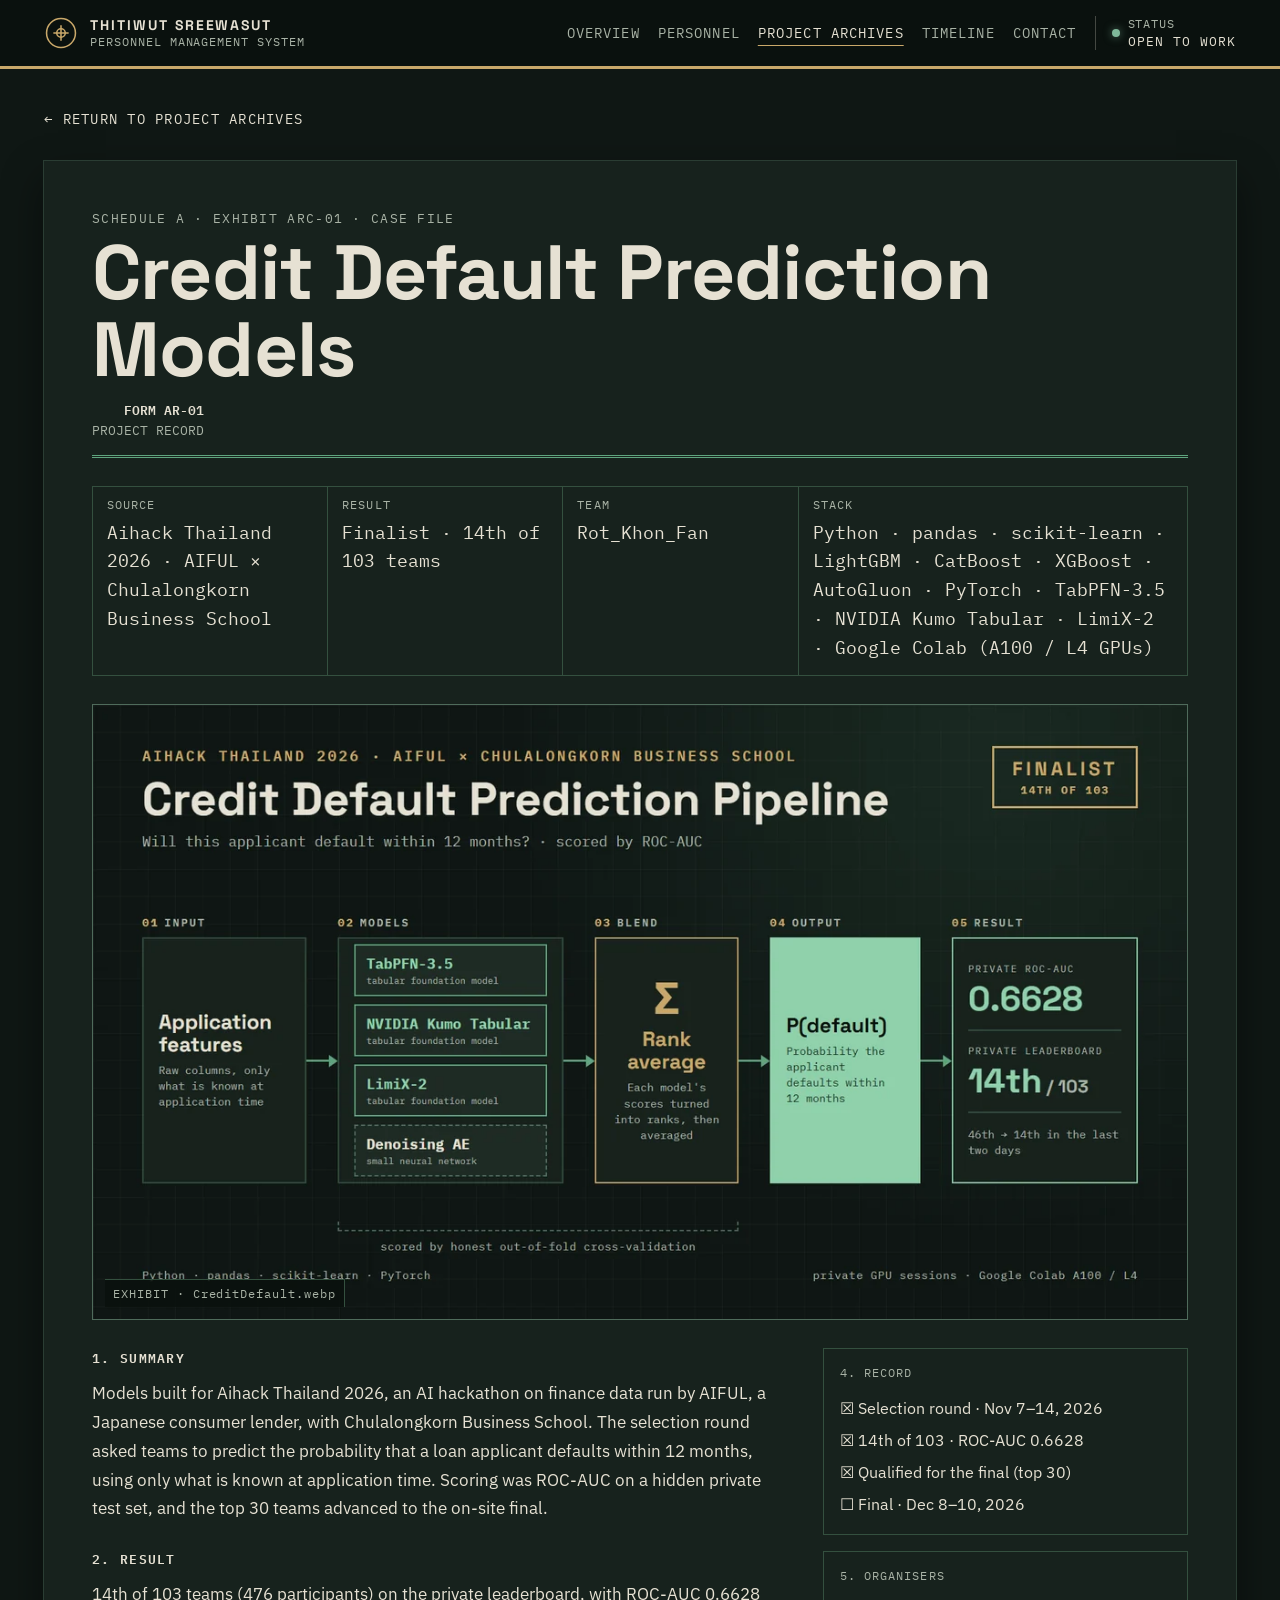
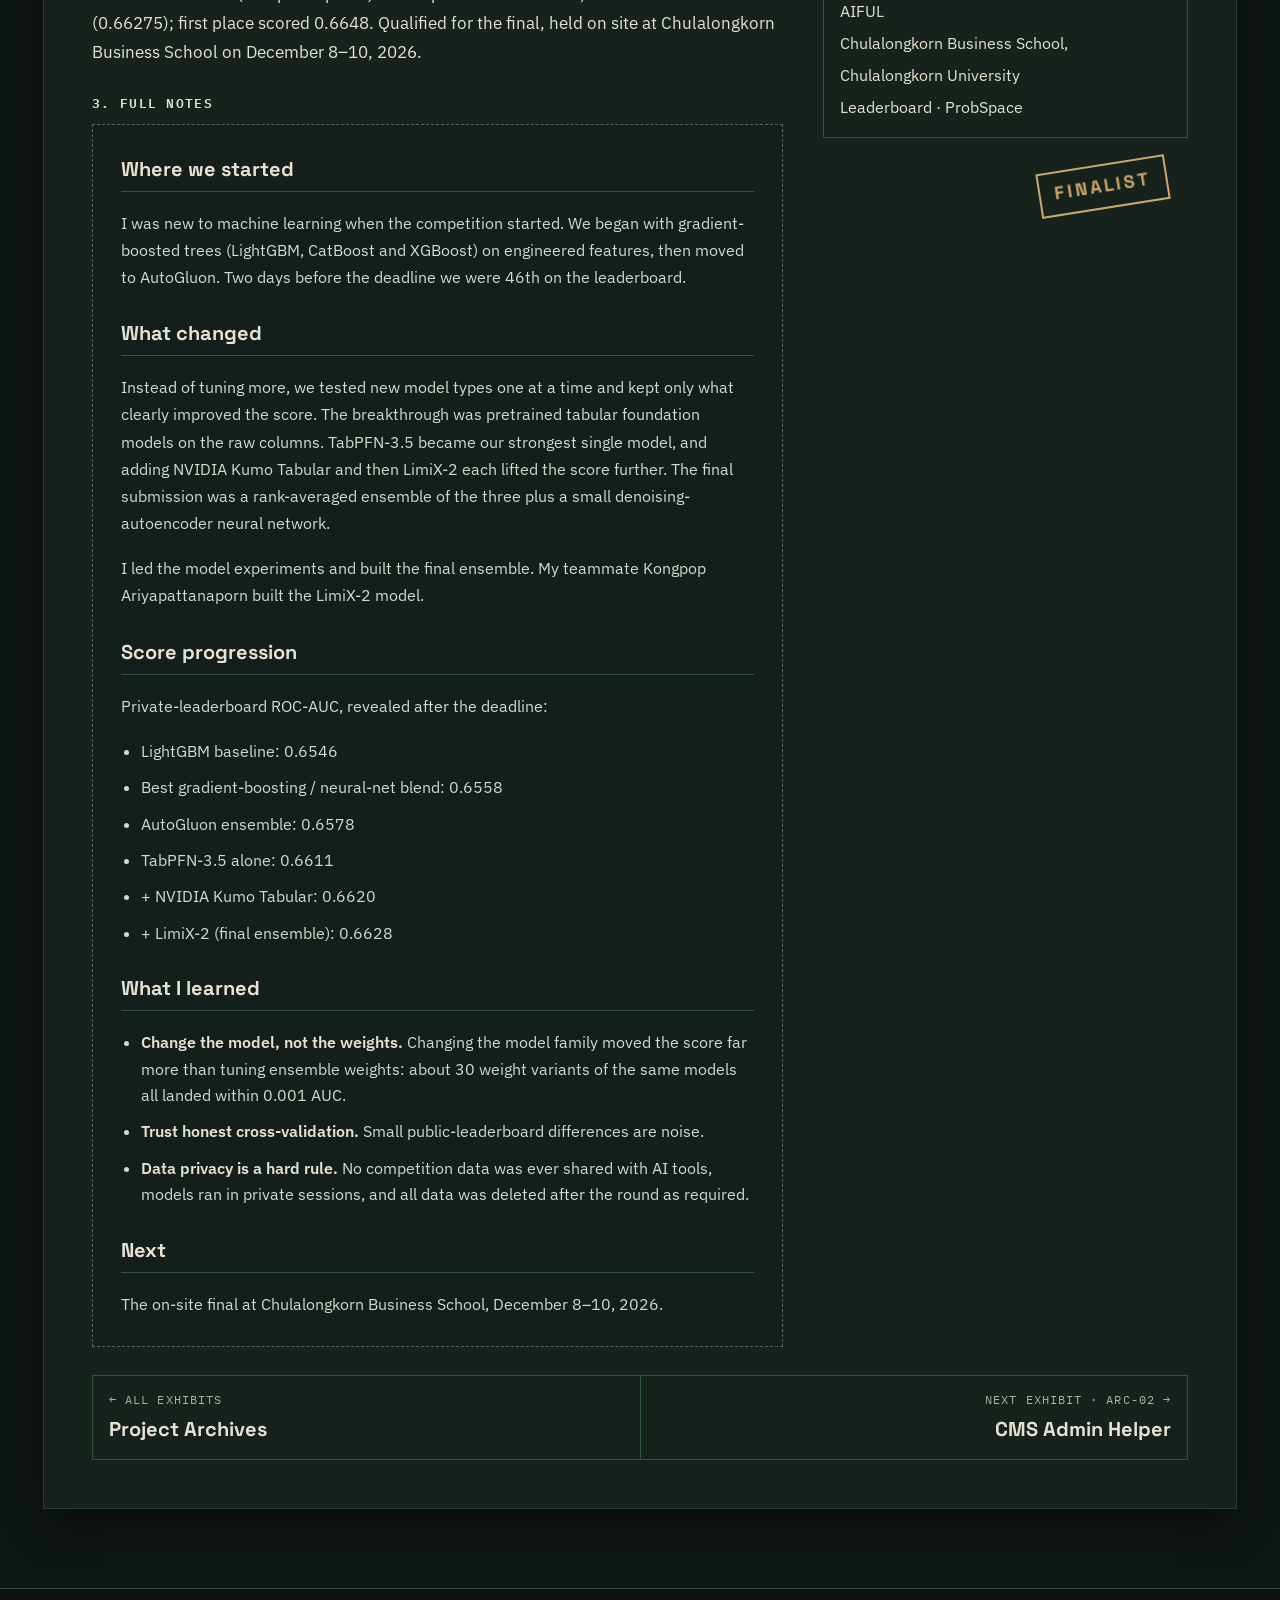
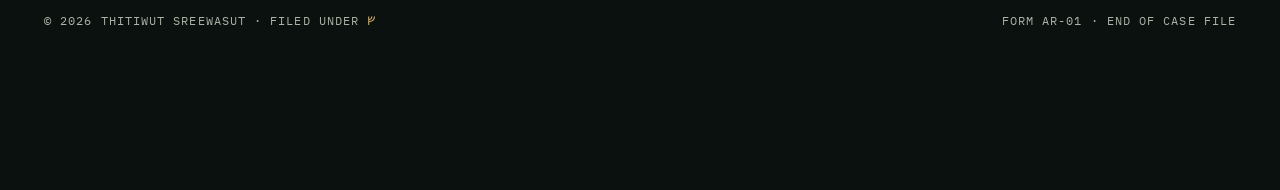
<file: projects/aihack-2026.html>
<!DOCTYPE html>
<html lang="en">
<head>
    <meta charset="UTF-8">
    <meta name="viewport" content="width=device-width, initial-scale=1.0">
    <title>Credit Default Prediction Models (Aihack Thailand 2026) — Case File | Thitiwut Sreewasut (Freyr)</title>
    <meta name="description" content="Finalist (14th of 103 teams) in Aihack Thailand 2026, a credit-default prediction hackathon by AIFUL and Chulalongkorn Business School, using an ensemble of pretrained tabular foundation models.">
    <meta name="theme-color" content="#0A110E">
    <link rel="canonical" href="https://miyazaki1072.github.io/projects/aihack-2026.html">
    <link rel="icon" href="../assets/images/icon.png">
    <link rel="preconnect" href="https://fonts.googleapis.com">
    <link rel="preconnect" href="https://fonts.gstatic.com" crossorigin>
    <link href="https://fonts.googleapis.com/css2?family=IBM+Plex+Mono:wght@400;500;600;700&family=IBM+Plex+Sans:wght@400;500;600&family=IBM+Plex+Sans+Thai:wght@400;500;600;700&family=Space+Grotesk:wght@400;500;700&display=swap" rel="stylesheet">
    <link href="https://fonts.googleapis.com/css2?family=Noto+Sans+Runic&text=%E1%9A%A0%E1%9A%A8%E1%9A%B2%E1%9B%8F%E1%9B%97%E1%9B%8A%E1%9A%B7&display=swap" rel="stylesheet" media="print" onload="this.media='all'">
    <link rel="stylesheet" href="../assets/css/style.css">
</head>
<body>

    <header class="site-header">
        <div class="header-inner">
            <a href="../#overview" class="brand-link">
                <svg class="brand-emblem" width="34" height="34" viewBox="0 0 40 40" fill="none" stroke="#C9A86A" stroke-width="1.8" aria-hidden="true">
                    <circle cx="20" cy="20" r="17"></circle>
                    <path d="M11 20h18M20 11v18"></path>
                    <circle cx="20" cy="20" r="5"></circle>
                </svg>
                <span class="brand-text">
                    <span class="brand-name">THITIWUT SREEWASUT</span>
                    <span class="brand-sub">PERSONNEL MANAGEMENT SYSTEM</span>
                    <span class="brand-sub-mobile">● OPEN TO WORK</span>
                </span>
            </a>

            <nav class="primary-nav" aria-label="Primary">
                <a href="../#overview" class="nav-link">OVERVIEW</a>
                <a href="../#personnel" class="nav-link">PERSONNEL</a>
                <a href="../#archives" class="nav-link active">PROJECT ARCHIVES</a>
                <a href="../#timeline" class="nav-link">TIMELINE</a>
                <a href="../#contact" class="nav-link">CONTACT</a>
                <span class="sys-status" aria-label="Status: open to work">
                    <span class="sys-dot" aria-hidden="true"></span>
                    <span class="sys-text">
                        <span class="sys-text-label">STATUS</span>
                        <span class="sys-text-val">OPEN TO WORK</span>
                    </span>
                </span>
            </nav>
        </div>
    </header>

    <main class="case-main">
        <a href="../#archives" class="case-back">← RETURN TO PROJECT ARCHIVES</a>

        <article class="case-sheet sheet">
            <div class="sheet-header">
                <div class="sheet-title-group">
                    <span class="sheet-kicker">SCHEDULE A · EXHIBIT ARC-01 · CASE FILE</span>
                    <h1 class="case-title">Credit Default Prediction Models</h1>
                </div>
                <div class="sheet-meta">
                    <div class="sheet-meta-code">FORM AR-01</div>
                    <div class="sheet-meta-page">PROJECT RECORD</div>
                </div>
            </div>

            <div class="ruled-grid">
                <div class="case-meta-cell">
                    <span class="field-label">SOURCE</span>
                    <span class="case-meta-val">Aihack Thailand 2026 · AIFUL × Chulalongkorn Business School</span>
                </div>
                <div class="case-meta-cell">
                    <span class="field-label">RESULT</span>
                    <span class="case-meta-val">Finalist · 14th of 103 teams</span>
                </div>
                <div class="case-meta-cell">
                    <span class="field-label">TEAM</span>
                    <span class="case-meta-val">Rot_Khon_Fan</span>
                </div>
                <div class="case-meta-cell case-meta-cell--wide">
                    <span class="field-label">STACK</span>
                    <span class="case-meta-val">Python · pandas · scikit-learn · LightGBM · CatBoost · XGBoost · AutoGluon · PyTorch · TabPFN-3.5 · NVIDIA Kumo Tabular · LimiX-2 · Google Colab (A100 / L4 GPUs)</span>
                </div>
            </div>

            <div class="case-exhibit-hero case-exhibit-hero--fit" role="img" aria-label="Private ROC-AUC by model stage">
                <img src="../assets/images/projects/CreditDefault.webp" alt="Credit default prediction pipeline: application features, four models (TabPFN-3.5, NVIDIA Kumo Tabular, LimiX-2, denoising autoencoder), rank average, probability of default; private ROC-AUC 0.6628, 14th of 103" loading="eager" decoding="async">
                <span class="exhibit-label">EXHIBIT · CreditDefault.webp</span>
            </div>

            <div class="case-columns">
                <div class="case-body-col">
                    <section class="case-section">
                        <h2>1. SUMMARY</h2>
                        <p>Models built for Aihack Thailand 2026, an AI hackathon on finance data run by AIFUL, a Japanese consumer lender, with Chulalongkorn Business School. The selection round asked teams to predict the probability that a loan applicant defaults within 12 months, using only what is known at application time. Scoring was ROC-AUC on a hidden private test set, and the top 30 teams advanced to the on-site final.</p>
                    </section>

                    <section class="case-section">
                        <h2>2. RESULT</h2>
                        <p>14th of 103 teams (476 participants) on the private leaderboard, with ROC-AUC 0.6628 (0.66275); first place scored 0.6648. Qualified for the final, held on site at Chulalongkorn Business School on December 8–10, 2026.</p>
                    </section>

                    <section class="case-section">
                        <h2>3. FULL NOTES</h2>
                        <div class="case-notes-box">
                            <h3>Where we started</h3>
                            <p>I was new to machine learning when the competition started. We began with gradient-boosted trees (LightGBM, CatBoost and XGBoost) on engineered features, then moved to AutoGluon. Two days before the deadline we were 46th on the leaderboard.</p>

                            <h3>What changed</h3>
                            <p>Instead of tuning more, we tested new model types one at a time and kept only what clearly improved the score. The breakthrough was pretrained tabular foundation models on the raw columns. TabPFN-3.5 became our strongest single model, and adding NVIDIA Kumo Tabular and then LimiX-2 each lifted the score further. The final submission was a rank-averaged ensemble of the three plus a small denoising-autoencoder neural network.</p>
                            <p>I led the model experiments and built the final ensemble. My teammate Kongpop Ariyapattanaporn built the LimiX-2 model.</p>

                            <h3>Score progression</h3>
                            <p>Private-leaderboard ROC-AUC, revealed after the deadline:</p>
                            <ul>
                                <li>LightGBM baseline: 0.6546</li>
                                <li>Best gradient-boosting / neural-net blend: 0.6558</li>
                                <li>AutoGluon ensemble: 0.6578</li>
                                <li>TabPFN-3.5 alone: 0.6611</li>
                                <li>+ NVIDIA Kumo Tabular: 0.6620</li>
                                <li>+ LimiX-2 (final ensemble): 0.6628</li>
                            </ul>

                            <h3>What I learned</h3>
                            <ul>
                                <li><strong>Change the model, not the weights.</strong> Changing the model family moved the score far more than tuning ensemble weights: about 30 weight variants of the same models all landed within 0.001 AUC.</li>
                                <li><strong>Trust honest cross-validation.</strong> Small public-leaderboard differences are noise.</li>
                                <li><strong>Data privacy is a hard rule.</strong> No competition data was ever shared with AI tools, models ran in private sessions, and all data was deleted after the round as required.</li>
                            </ul>

                            <h3>Next</h3>
                            <p>The on-site final at Chulalongkorn Business School, December 8–10, 2026.</p>
                        </div>
                    </section>
                </div>

                <aside class="case-aside">
                    <div class="case-aside-box">
                        <span class="field-label">4. RECORD</span>
                        <ul class="case-checklist">
                            <li>☒ Selection round · Nov 7–14, 2026</li>
                            <li>☒ 14th of 103 · ROC-AUC 0.6628</li>
                            <li>☒ Qualified for the final (top 30)</li>
                            <li>☐ Final · Dec 8–10, 2026</li>
                        </ul>
                    </div>

                    <div class="case-aside-box">
                        <span class="field-label">5. ORGANISERS</span>
                        <ul class="case-checklist">
                            <li>AIFUL</li>
                            <li>Chulalongkorn Business School, Chulalongkorn University</li>
                            <li>Leaderboard · ProbSpace</li>
                        </ul>
                    </div>

                    <div class="case-stamp" aria-hidden="true">FINALIST</div>
                </aside>
            </div>

            <nav aria-label="Other exhibits" class="ruled-grid">
                <a href="../#archives" class="case-nav-link">
                    <span class="field-label">← ALL EXHIBITS</span>
                    <span class="case-nav-name">Project Archives</span>
                </a>
                <a href="cms-admin-helper.html" class="case-nav-link case-nav-link--next">
                    <span class="field-label">NEXT EXHIBIT · ARC-02 →</span>
                    <span class="case-nav-name">CMS Admin Helper</span>
                </a>
            </nav>
        </article>
    </main>

    <footer class="site-footer">
        <div class="footer-inner">
            <span>© 2026 THITIWUT SREEWASUT · FILED UNDER <span class="footer-rune">ᚠ</span></span>
            <span>FORM AR-01 · END OF CASE FILE</span>
        </div>
    </footer>

    <script src="../assets/js/motion.js"></script>
</body>
</html>
</file>
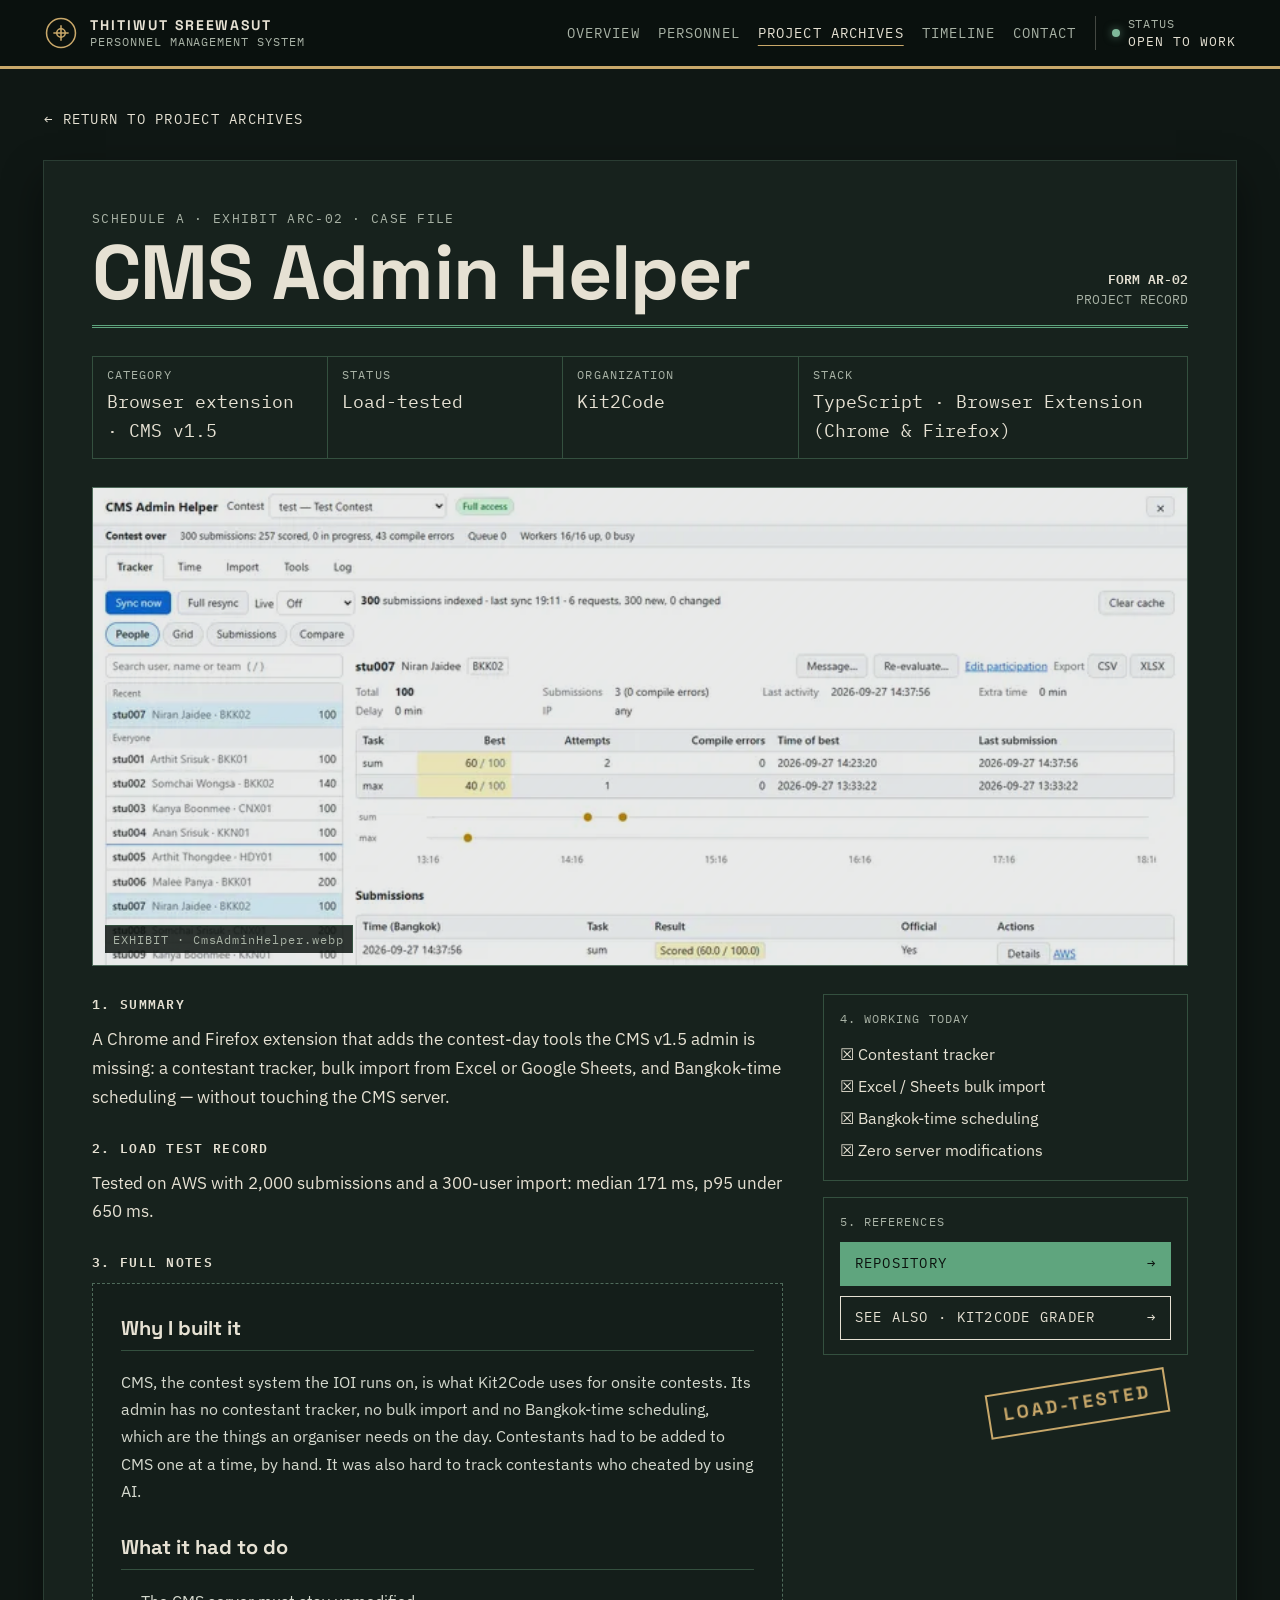
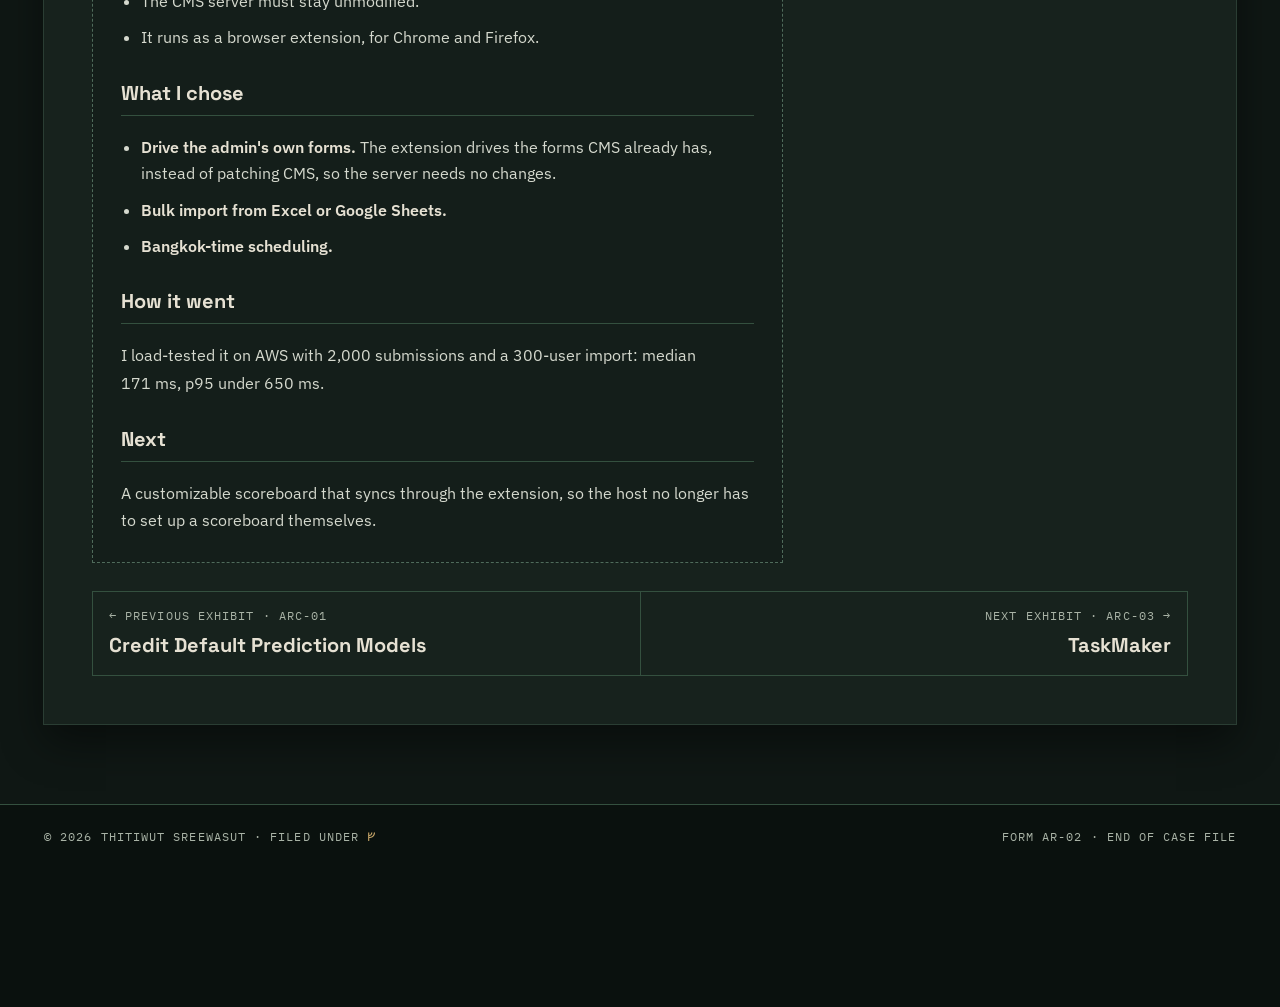
<file: projects/cms-admin-helper.html>
<!DOCTYPE html>
<html lang="en">
<head>
    <meta charset="UTF-8">
    <meta name="viewport" content="width=device-width, initial-scale=1.0">
    <title>CMS Admin Helper — Case File | Thitiwut Sreewasut (Freyr)</title>
    <meta name="description" content="A devlog for CMS Admin Helper, a browser extension that adds contest-day tools to the CMS v1.5 admin without changing the server, load-tested at 2,000 submissions.">
    <meta name="theme-color" content="#0A110E">
    <link rel="canonical" href="https://miyazaki1072.github.io/projects/cms-admin-helper.html">
    <link rel="icon" href="../assets/images/icon.png">
    <link rel="preconnect" href="https://fonts.googleapis.com">
    <link rel="preconnect" href="https://fonts.gstatic.com" crossorigin>
    <link href="https://fonts.googleapis.com/css2?family=IBM+Plex+Mono:wght@400;500;600;700&family=IBM+Plex+Sans:wght@400;500;600&family=IBM+Plex+Sans+Thai:wght@400;500;600;700&family=Space+Grotesk:wght@400;500;700&display=swap" rel="stylesheet">
    <link href="https://fonts.googleapis.com/css2?family=Noto+Sans+Runic&text=%E1%9A%A0%E1%9A%A8%E1%9A%B2%E1%9B%8F%E1%9B%97%E1%9B%8A%E1%9A%B7&display=swap" rel="stylesheet" media="print" onload="this.media='all'">
    <link rel="stylesheet" href="../assets/css/style.css">
</head>
<body>

    <header class="site-header">
        <div class="header-inner">
            <a href="../#overview" class="brand-link">
                <svg class="brand-emblem" width="34" height="34" viewBox="0 0 40 40" fill="none" stroke="#C9A86A" stroke-width="1.8" aria-hidden="true">
                    <circle cx="20" cy="20" r="17"></circle>
                    <path d="M11 20h18M20 11v18"></path>
                    <circle cx="20" cy="20" r="5"></circle>
                </svg>
                <span class="brand-text">
                    <span class="brand-name">THITIWUT SREEWASUT</span>
                    <span class="brand-sub">PERSONNEL MANAGEMENT SYSTEM</span>
                    <span class="brand-sub-mobile">● OPEN TO WORK</span>
                </span>
            </a>

            <nav class="primary-nav" aria-label="Primary">
                <a href="../#overview" class="nav-link">OVERVIEW</a>
                <a href="../#personnel" class="nav-link">PERSONNEL</a>
                <a href="../#archives" class="nav-link active">PROJECT ARCHIVES</a>
                <a href="../#timeline" class="nav-link">TIMELINE</a>
                <a href="../#contact" class="nav-link">CONTACT</a>
                <span class="sys-status" aria-label="Status: open to work">
                    <span class="sys-dot" aria-hidden="true"></span>
                    <span class="sys-text">
                        <span class="sys-text-label">STATUS</span>
                        <span class="sys-text-val">OPEN TO WORK</span>
                    </span>
                </span>
            </nav>
        </div>
    </header>

    <main class="case-main">
        <a href="../#archives" class="case-back">← RETURN TO PROJECT ARCHIVES</a>

        <article class="case-sheet sheet">
            <div class="sheet-header">
                <div class="sheet-title-group">
                    <span class="sheet-kicker">SCHEDULE A · EXHIBIT ARC-02 · CASE FILE</span>
                    <h1 class="case-title">CMS Admin Helper</h1>
                </div>
                <div class="sheet-meta">
                    <div class="sheet-meta-code">FORM AR-02</div>
                    <div class="sheet-meta-page">PROJECT RECORD</div>
                </div>
            </div>

            <div class="ruled-grid">
                <div class="case-meta-cell">
                    <span class="field-label">CATEGORY</span>
                    <span class="case-meta-val">Browser extension · CMS v1.5</span>
                </div>
                <div class="case-meta-cell">
                    <span class="field-label">STATUS</span>
                    <span class="case-meta-val">Load-tested</span>
                </div>
                <div class="case-meta-cell">
                    <span class="field-label">ORGANIZATION</span>
                    <span class="case-meta-val">Kit2Code</span>
                </div>
                <div class="case-meta-cell case-meta-cell--wide">
                    <span class="field-label">STACK</span>
                    <span class="case-meta-val">TypeScript · Browser Extension (Chrome &amp; Firefox)</span>
                </div>
            </div>

            <div class="case-exhibit-hero" role="img" aria-label="CMS Admin Helper screenshot">
                <img src="../assets/images/projects/CmsAdminHelper.webp" alt="CMS Admin Helper screenshot" loading="eager" decoding="async">
                <span class="exhibit-label">EXHIBIT · CmsAdminHelper.webp</span>
            </div>

            <div class="case-columns">
                <div class="case-body-col">
                    <section class="case-section">
                        <h2>1. SUMMARY</h2>
                        <p>A Chrome and Firefox extension that adds the contest-day tools the CMS v1.5 admin is missing: a contestant tracker, bulk import from Excel or Google Sheets, and Bangkok-time scheduling — without touching the CMS server.</p>
                    </section>

                    <section class="case-section">
                        <h2>2. LOAD TEST RECORD</h2>
                        <p>Tested on AWS with 2,000 submissions and a 300-user import: median 171&nbsp;ms, p95 under 650&nbsp;ms.</p>
                    </section>

                    <section class="case-section">
                        <h2>3. FULL NOTES</h2>
                        <div class="case-notes-box">
                            <h3>Why I built it</h3>
                            <p>CMS, the contest system the IOI runs on, is what Kit2Code uses for onsite contests. Its admin has no contestant tracker, no bulk import and no Bangkok-time scheduling, which are the things an organiser needs on the day. Contestants had to be added to CMS one at a time, by hand. It was also hard to track contestants who cheated by using AI.</p>

                            <h3>What it had to do</h3>
                            <ul>
                                <li>The CMS server must stay unmodified.</li>
                                <li>It runs as a browser extension, for Chrome and Firefox.</li>
                            </ul>

                            <h3>What I chose</h3>
                            <ul>
                                <li><strong>Drive the admin's own forms.</strong> The extension drives the forms CMS already has, instead of patching CMS, so the server needs no changes.</li>
                                <li><strong>Bulk import from Excel or Google Sheets.</strong></li>
                                <li><strong>Bangkok-time scheduling.</strong></li>
                            </ul>

                            <h3>How it went</h3>
                            <p>I load-tested it on AWS with 2,000 submissions and a 300-user import: median 171&nbsp;ms, p95 under 650&nbsp;ms.</p>

                            <h3>Next</h3>
                            <p>A customizable scoreboard that syncs through the extension, so the host no longer has to set up a scoreboard themselves.</p>
                        </div>
                    </section>
                </div>

                <aside class="case-aside">
                    <div class="case-aside-box">
                        <span class="field-label">4. WORKING TODAY</span>
                        <ul class="case-checklist">
                            <li>☒ Contestant tracker</li>
                            <li>☒ Excel / Sheets bulk import</li>
                            <li>☒ Bangkok-time scheduling</li>
                            <li>☒ Zero server modifications</li>
                        </ul>
                    </div>

                    <div class="case-aside-box">
                        <span class="field-label">5. REFERENCES</span>
                        <a href="https://github.com/MiyaZaki1072/cms-admin-helper-extension" target="_blank" rel="noopener noreferrer" class="case-ref-btn case-ref-btn--primary">
                            <span>REPOSITORY</span><span>→</span>
                        </a>
                        <a href="grader.html" class="case-ref-btn case-ref-btn--secondary">
                            <span>SEE ALSO · KIT2CODE GRADER</span><span>→</span>
                        </a>
                    </div>

                    <div class="case-stamp" aria-hidden="true">LOAD-TESTED</div>
                </aside>
            </div>

            <nav aria-label="Other exhibits" class="ruled-grid">
                <a href="aihack-2026.html" class="case-nav-link">
                    <span class="field-label">← PREVIOUS EXHIBIT · ARC-01</span>
                    <span class="case-nav-name">Credit Default Prediction Models</span>
                </a>
                <a href="taskmaker.html" class="case-nav-link case-nav-link--next">
                    <span class="field-label">NEXT EXHIBIT · ARC-03 →</span>
                    <span class="case-nav-name">TaskMaker</span>
                </a>
            </nav>
        </article>
    </main>

    <footer class="site-footer">
        <div class="footer-inner">
            <span>© 2026 THITIWUT SREEWASUT · FILED UNDER <span class="footer-rune">ᚠ</span></span>
            <span>FORM AR-02 · END OF CASE FILE</span>
        </div>
    </footer>

    <script src="../assets/js/motion.js"></script>
</body>
</html>
</file>
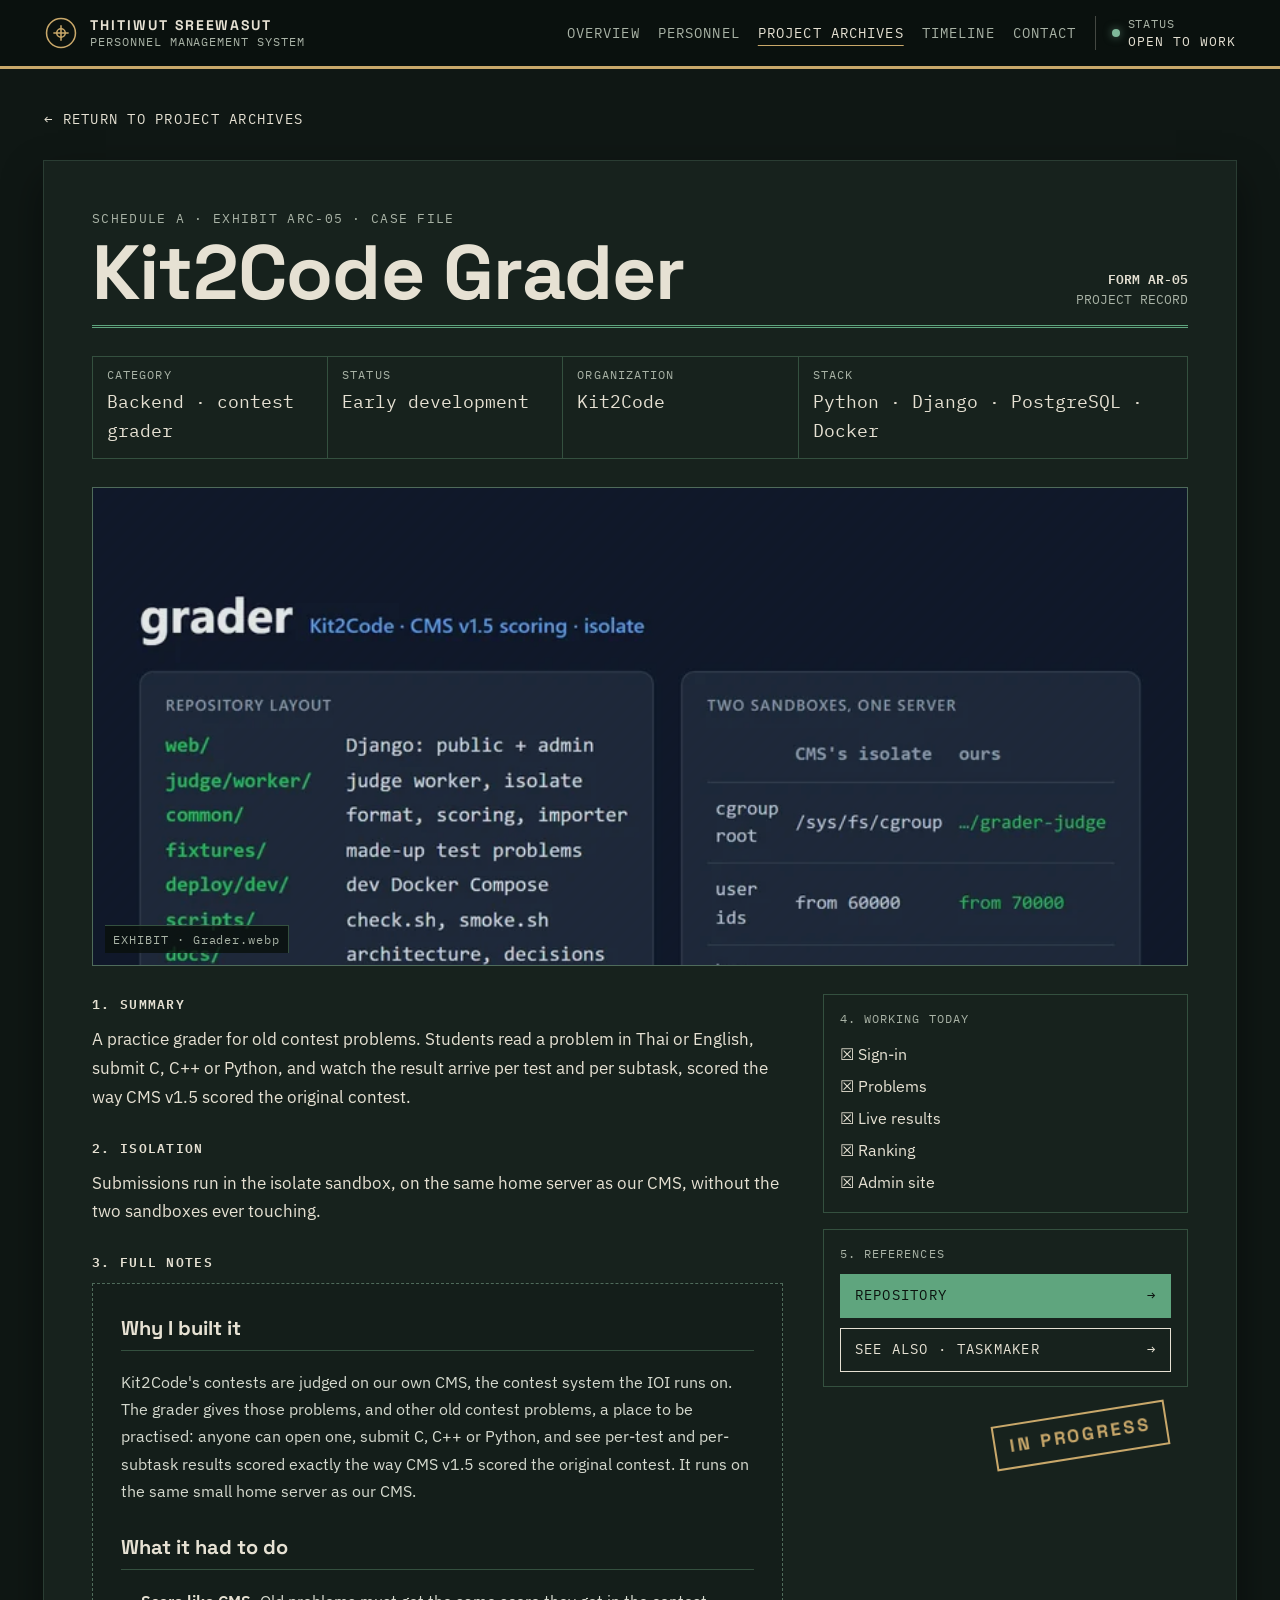
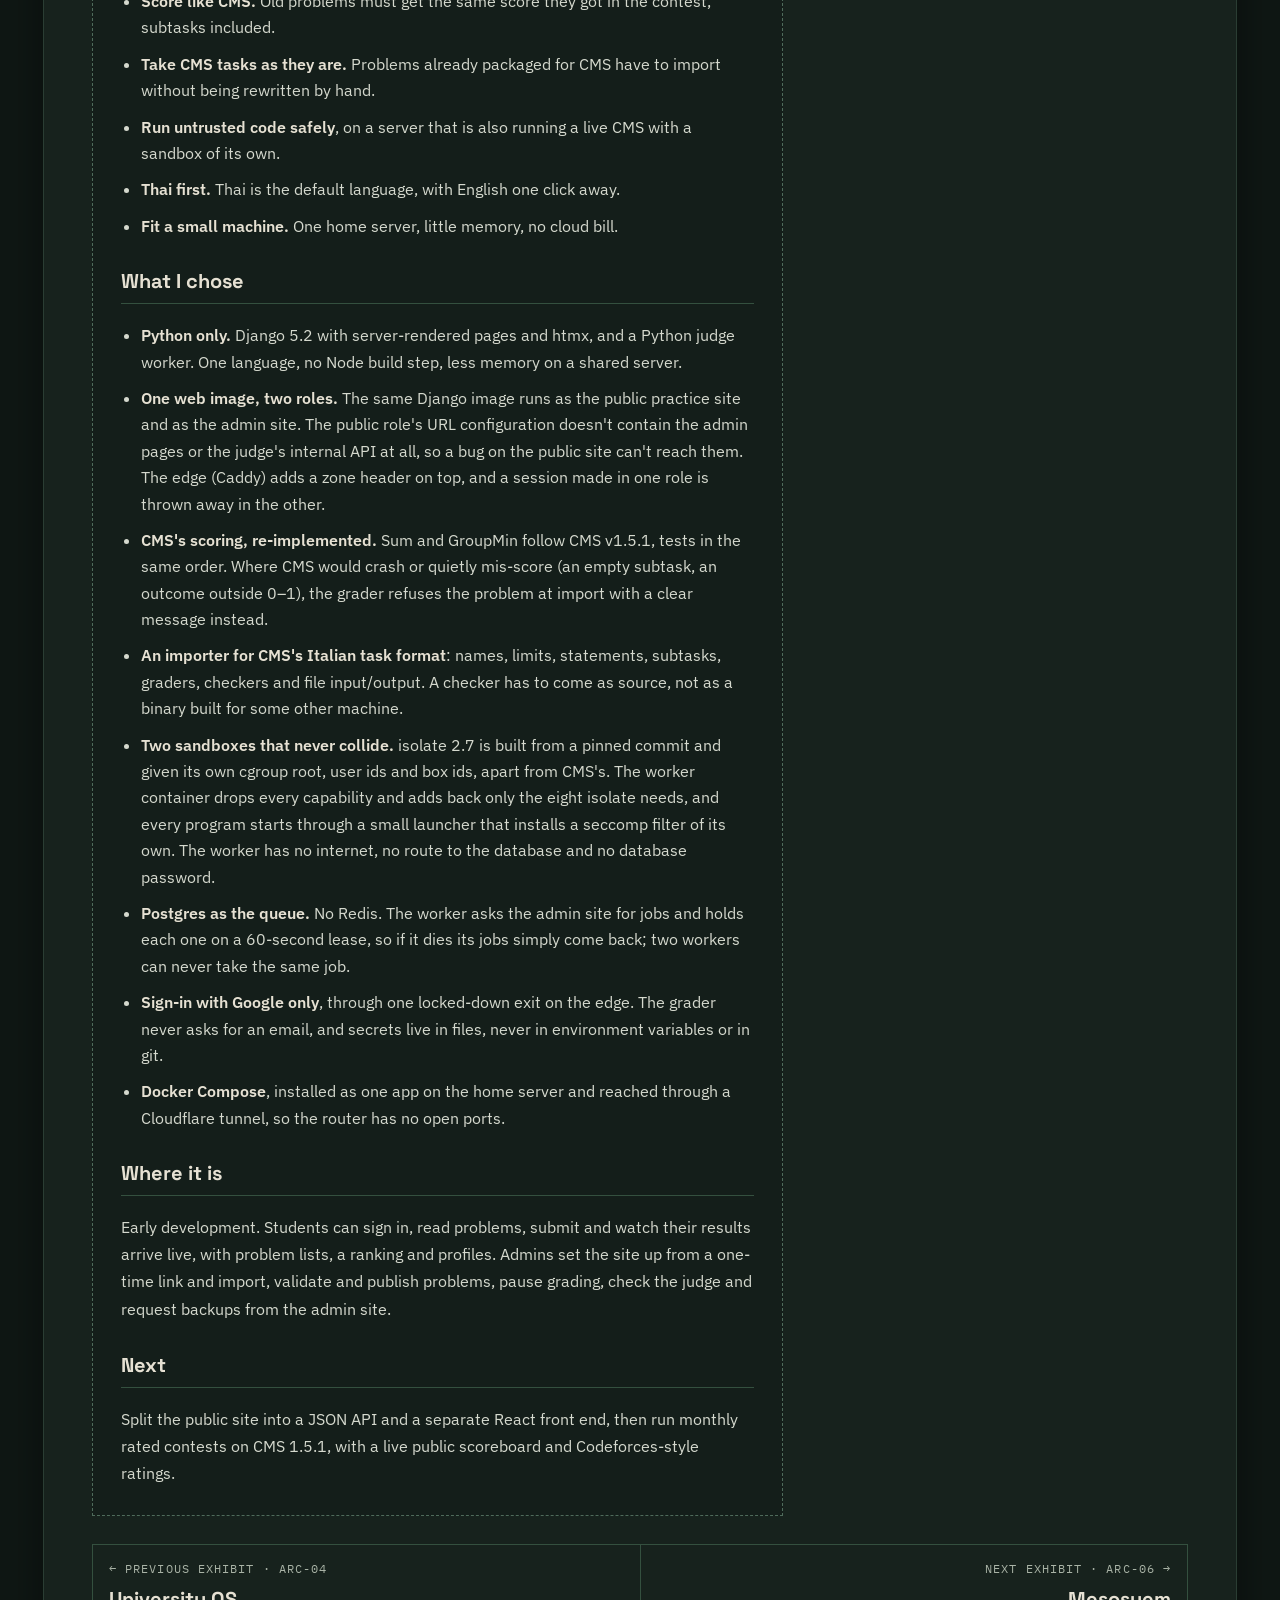
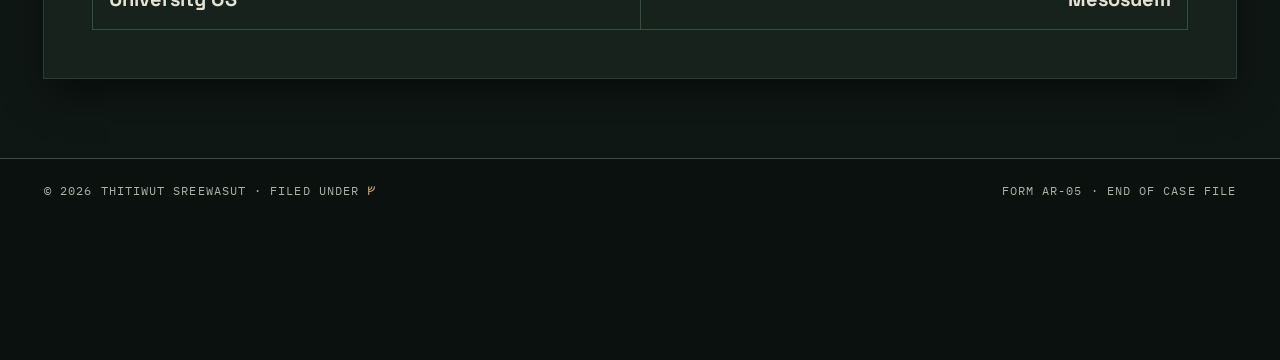
<file: projects/grader.html>
<!DOCTYPE html>
<html lang="en">
<head>
    <meta charset="UTF-8">
    <meta name="viewport" content="width=device-width, initial-scale=1.0">
    <title>Kit2Code Grader — Case File | Thitiwut Sreewasut (Freyr)</title>
    <meta name="description" content="A devlog for the Kit2Code Grader, a self-hosted practice grader that judges old contest problems the way CMS v1.5 did, in the isolate sandbox, next to a live CMS on one home server.">
    <meta name="theme-color" content="#0A110E">
    <link rel="canonical" href="https://miyazaki1072.github.io/projects/grader.html">
    <link rel="icon" href="../assets/images/icon.png">
    <link rel="preconnect" href="https://fonts.googleapis.com">
    <link rel="preconnect" href="https://fonts.gstatic.com" crossorigin>
    <link href="https://fonts.googleapis.com/css2?family=IBM+Plex+Mono:wght@400;500;600;700&family=IBM+Plex+Sans:wght@400;500;600&family=IBM+Plex+Sans+Thai:wght@400;500;600;700&family=Space+Grotesk:wght@400;500;700&display=swap" rel="stylesheet">
    <link href="https://fonts.googleapis.com/css2?family=Noto+Sans+Runic&text=%E1%9A%A0%E1%9A%A8%E1%9A%B2%E1%9B%8F%E1%9B%97%E1%9B%8A%E1%9A%B7&display=swap" rel="stylesheet" media="print" onload="this.media='all'">
    <link rel="stylesheet" href="../assets/css/style.css">
</head>
<body>

    <header class="site-header">
        <div class="header-inner">
            <a href="../#overview" class="brand-link">
                <svg class="brand-emblem" width="34" height="34" viewBox="0 0 40 40" fill="none" stroke="#C9A86A" stroke-width="1.8" aria-hidden="true">
                    <circle cx="20" cy="20" r="17"></circle>
                    <path d="M11 20h18M20 11v18"></path>
                    <circle cx="20" cy="20" r="5"></circle>
                </svg>
                <span class="brand-text">
                    <span class="brand-name">THITIWUT SREEWASUT</span>
                    <span class="brand-sub">PERSONNEL MANAGEMENT SYSTEM</span>
                    <span class="brand-sub-mobile">● OPEN TO WORK</span>
                </span>
            </a>

            <nav class="primary-nav" aria-label="Primary">
                <a href="../#overview" class="nav-link">OVERVIEW</a>
                <a href="../#personnel" class="nav-link">PERSONNEL</a>
                <a href="../#archives" class="nav-link active">PROJECT ARCHIVES</a>
                <a href="../#timeline" class="nav-link">TIMELINE</a>
                <a href="../#contact" class="nav-link">CONTACT</a>
                <span class="sys-status" aria-label="Status: open to work">
                    <span class="sys-dot" aria-hidden="true"></span>
                    <span class="sys-text">
                        <span class="sys-text-label">STATUS</span>
                        <span class="sys-text-val">OPEN TO WORK</span>
                    </span>
                </span>
            </nav>
        </div>
    </header>

    <main class="case-main">
        <a href="../#archives" class="case-back">← RETURN TO PROJECT ARCHIVES</a>

        <article class="case-sheet sheet">
            <div class="sheet-header">
                <div class="sheet-title-group">
                    <span class="sheet-kicker">SCHEDULE A · EXHIBIT ARC-05 · CASE FILE</span>
                    <h1 class="case-title">Kit2Code Grader</h1>
                </div>
                <div class="sheet-meta">
                    <div class="sheet-meta-code">FORM AR-05</div>
                    <div class="sheet-meta-page">PROJECT RECORD</div>
                </div>
            </div>

            <div class="ruled-grid">
                <div class="case-meta-cell">
                    <span class="field-label">CATEGORY</span>
                    <span class="case-meta-val">Backend · contest grader</span>
                </div>
                <div class="case-meta-cell">
                    <span class="field-label">STATUS</span>
                    <span class="case-meta-val">Early development</span>
                </div>
                <div class="case-meta-cell">
                    <span class="field-label">ORGANIZATION</span>
                    <span class="case-meta-val">Kit2Code</span>
                </div>
                <div class="case-meta-cell case-meta-cell--wide">
                    <span class="field-label">STACK</span>
                    <span class="case-meta-val">Python · Django · PostgreSQL · Docker</span>
                </div>
            </div>

            <div class="case-exhibit-hero" role="img" aria-label="Kit2Code Grader screenshot">
                <img src="../assets/images/projects/Grader.webp" alt="Kit2Code Grader screenshot" loading="eager" decoding="async">
                <span class="exhibit-label">EXHIBIT · Grader.webp</span>
            </div>

            <div class="case-columns">
                <div class="case-body-col">
                    <section class="case-section">
                        <h2>1. SUMMARY</h2>
                        <p>A practice grader for old contest problems. Students read a problem in Thai or English, submit C, C++ or Python, and watch the result arrive per test and per subtask, scored the way CMS v1.5 scored the original contest.</p>
                    </section>

                    <section class="case-section">
                        <h2>2. ISOLATION</h2>
                        <p>Submissions run in the isolate sandbox, on the same home server as our CMS, without the two sandboxes ever touching.</p>
                    </section>

                    <section class="case-section">
                        <h2>3. FULL NOTES</h2>
                        <div class="case-notes-box">
                            <h3>Why I built it</h3>
                            <p>Kit2Code's contests are judged on our own CMS, the contest system the IOI runs on. The grader gives those problems, and other old contest problems, a place to be practised: anyone can open one, submit C, C++ or Python, and see per-test and per-subtask results scored exactly the way CMS v1.5 scored the original contest. It runs on the same small home server as our CMS.</p>

                            <h3>What it had to do</h3>
                            <ul>
                                <li><strong>Score like CMS.</strong> Old problems must get the same score they got in the contest, subtasks included.</li>
                                <li><strong>Take CMS tasks as they are.</strong> Problems already packaged for CMS have to import without being rewritten by hand.</li>
                                <li><strong>Run untrusted code safely</strong>, on a server that is also running a live CMS with a sandbox of its own.</li>
                                <li><strong>Thai first.</strong> Thai is the default language, with English one click away.</li>
                                <li><strong>Fit a small machine.</strong> One home server, little memory, no cloud bill.</li>
                            </ul>

                            <h3>What I chose</h3>
                            <ul>
                                <li><strong>Python only.</strong> Django 5.2 with server-rendered pages and htmx, and a Python judge worker. One language, no Node build step, less memory on a shared server.</li>
                                <li><strong>One web image, two roles.</strong> The same Django image runs as the public practice site and as the admin site. The public role's URL configuration doesn't contain the admin pages or the judge's internal API at all, so a bug on the public site can't reach them. The edge (Caddy) adds a zone header on top, and a session made in one role is thrown away in the other.</li>
                                <li><strong>CMS's scoring, re-implemented.</strong> Sum and GroupMin follow CMS v1.5.1, tests in the same order. Where CMS would crash or quietly mis-score (an empty subtask, an outcome outside 0–1), the grader refuses the problem at import with a clear message instead.</li>
                                <li><strong>An importer for CMS's Italian task format</strong>: names, limits, statements, subtasks, graders, checkers and file input/output. A checker has to come as source, not as a binary built for some other machine.</li>
                                <li><strong>Two sandboxes that never collide.</strong> isolate 2.7 is built from a pinned commit and given its own cgroup root, user ids and box ids, apart from CMS's. The worker container drops every capability and adds back only the eight isolate needs, and every program starts through a small launcher that installs a seccomp filter of its own. The worker has no internet, no route to the database and no database password.</li>
                                <li><strong>Postgres as the queue.</strong> No Redis. The worker asks the admin site for jobs and holds each one on a 60-second lease, so if it dies its jobs simply come back; two workers can never take the same job.</li>
                                <li><strong>Sign-in with Google only</strong>, through one locked-down exit on the edge. The grader never asks for an email, and secrets live in files, never in environment variables or in git.</li>
                                <li><strong>Docker Compose</strong>, installed as one app on the home server and reached through a Cloudflare tunnel, so the router has no open ports.</li>
                            </ul>

                            <h3>Where it is</h3>
                            <p>Early development. Students can sign in, read problems, submit and watch their results arrive live, with problem lists, a ranking and profiles. Admins set the site up from a one-time link and import, validate and publish problems, pause grading, check the judge and request backups from the admin site.</p>

                            <h3>Next</h3>
                            <p>Split the public site into a JSON API and a separate React front end, then run monthly rated contests on CMS 1.5.1, with a live public scoreboard and Codeforces-style ratings.</p>
                        </div>
                    </section>
                </div>

                <aside class="case-aside">
                    <div class="case-aside-box">
                        <span class="field-label">4. WORKING TODAY</span>
                        <ul class="case-checklist">
                            <li>☒ Sign-in</li>
                            <li>☒ Problems</li>
                            <li>☒ Live results</li>
                            <li>☒ Ranking</li>
                            <li>☒ Admin site</li>
                        </ul>
                    </div>

                    <div class="case-aside-box">
                        <span class="field-label">5. REFERENCES</span>
                        <a href="https://github.com/Kit2Code/backend" target="_blank" rel="noopener noreferrer" class="case-ref-btn case-ref-btn--primary">
                            <span>REPOSITORY</span><span>→</span>
                        </a>
                        <a href="taskmaker.html" class="case-ref-btn case-ref-btn--secondary">
                            <span>SEE ALSO · TASKMAKER</span><span>→</span>
                        </a>
                    </div>

                    <div class="case-stamp" aria-hidden="true">IN PROGRESS</div>
                </aside>
            </div>

            <nav aria-label="Other exhibits" class="ruled-grid">
                <a href="../#archives" class="case-nav-link">
                    <span class="field-label">← PREVIOUS EXHIBIT · ARC-04</span>
                    <span class="case-nav-name">University OS</span>
                </a>
                <a href="../#archives" class="case-nav-link case-nav-link--next">
                    <span class="field-label">NEXT EXHIBIT · ARC-06 →</span>
                    <span class="case-nav-name">Mesosuem</span>
                </a>
            </nav>
        </article>
    </main>

    <footer class="site-footer">
        <div class="footer-inner">
            <span>© 2026 THITIWUT SREEWASUT · FILED UNDER <span class="footer-rune">ᚠ</span></span>
            <span>FORM AR-05 · END OF CASE FILE</span>
        </div>
    </footer>

    <script src="../assets/js/motion.js"></script>
</body>
</html>
</file>
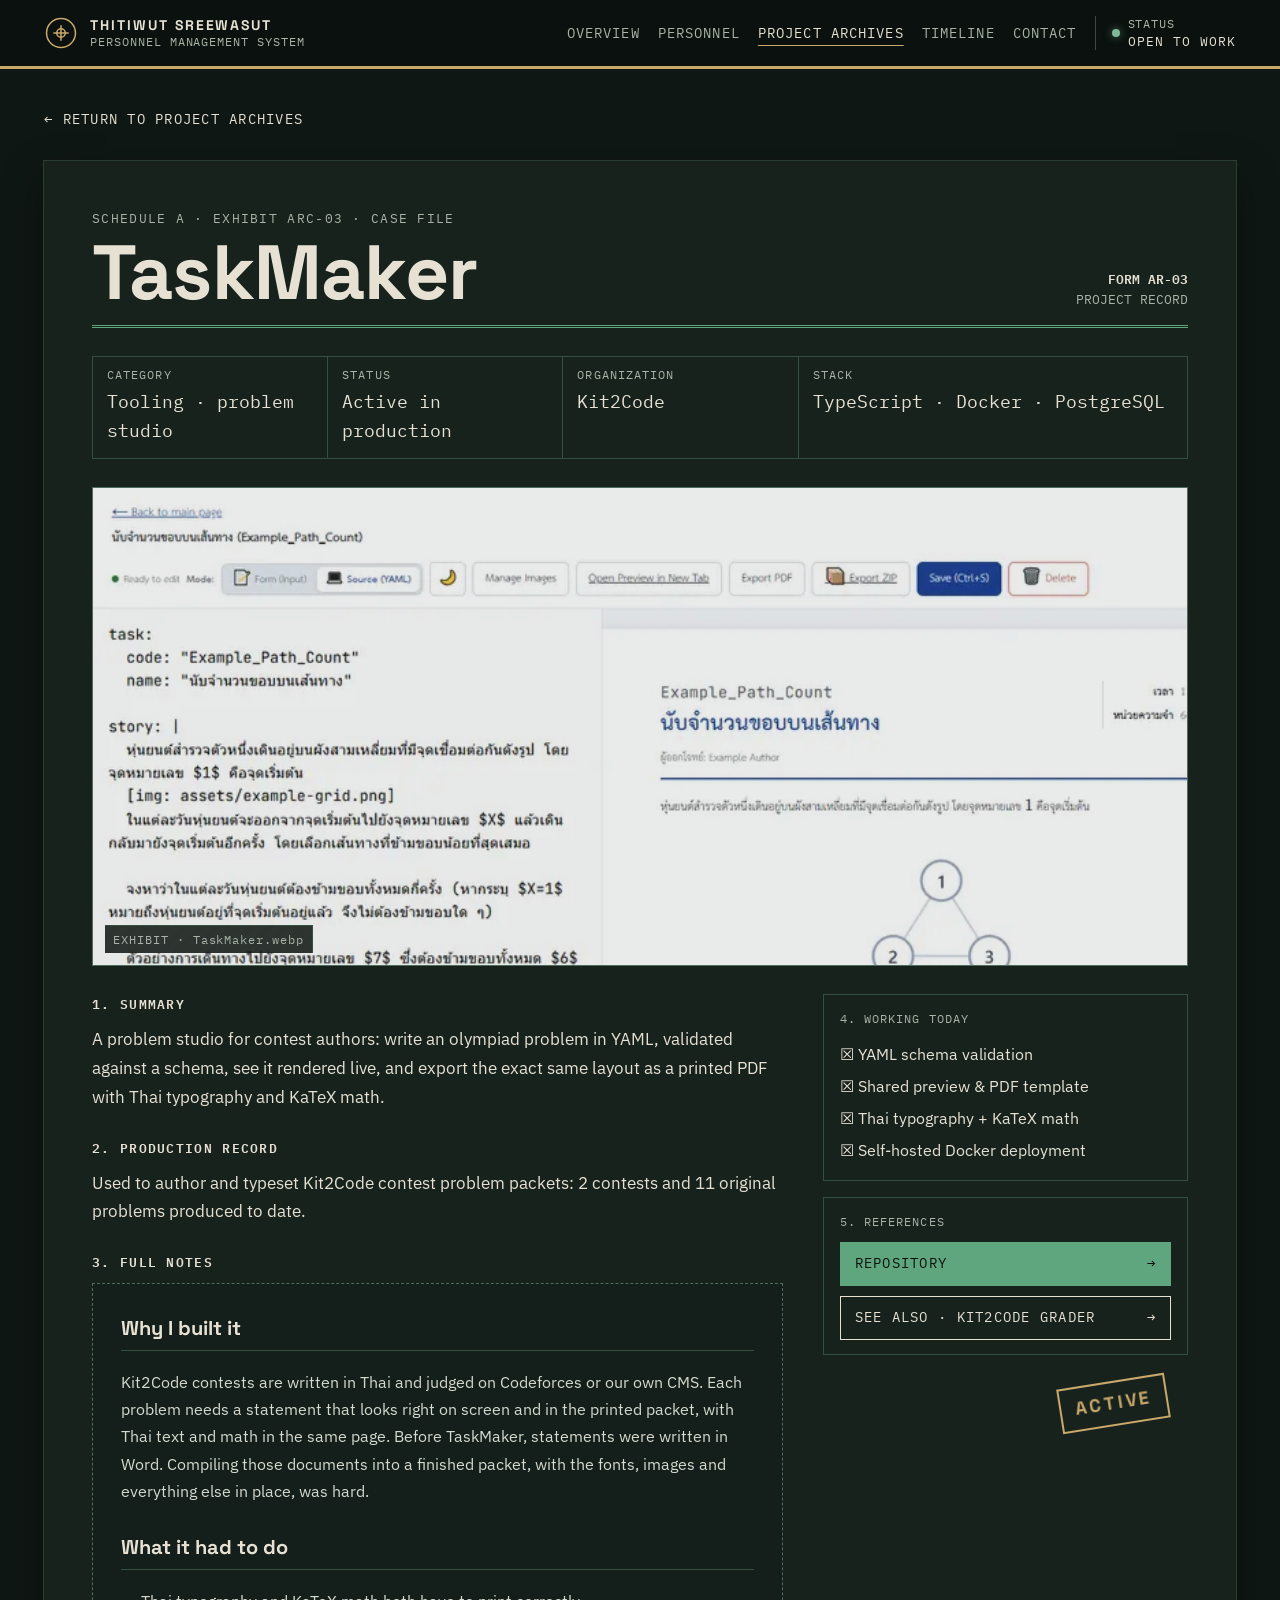
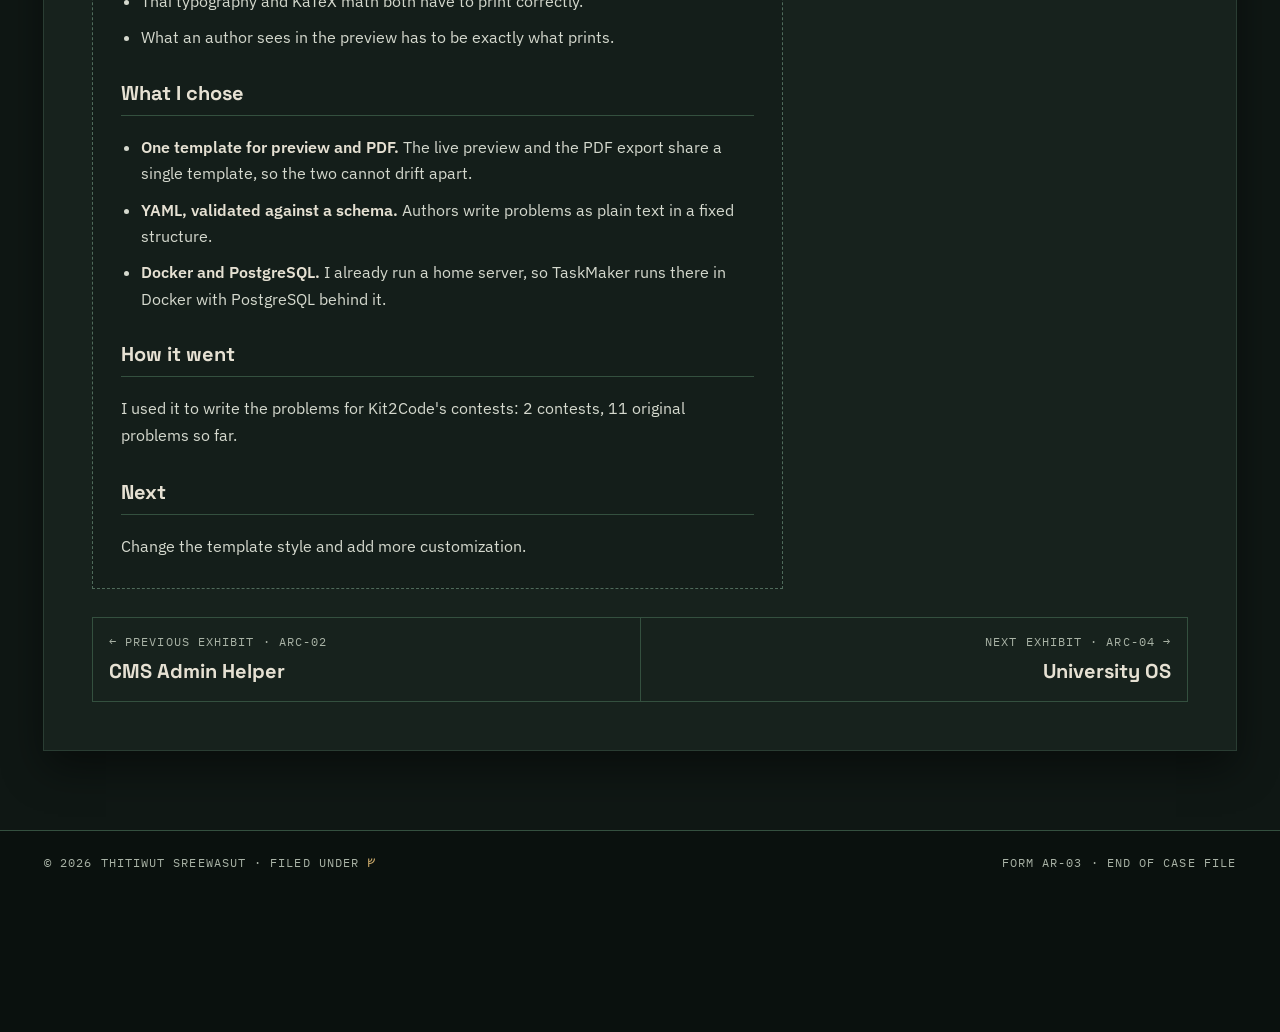
<file: projects/taskmaker.html>
<!DOCTYPE html>
<html lang="en">
<head>
    <meta charset="UTF-8">
    <meta name="viewport" content="width=device-width, initial-scale=1.0">
    <title>TaskMaker — Case File | Thitiwut Sreewasut (Freyr)</title>
    <meta name="description" content="A devlog for TaskMaker, a problem studio for Kit2Code contests that keeps the live preview and the printed PDF identical, with Thai typography and KaTeX math.">
    <meta name="theme-color" content="#0A110E">
    <link rel="canonical" href="https://miyazaki1072.github.io/projects/taskmaker.html">
    <link rel="icon" href="../assets/images/icon.png">
    <link rel="preconnect" href="https://fonts.googleapis.com">
    <link rel="preconnect" href="https://fonts.gstatic.com" crossorigin>
    <link href="https://fonts.googleapis.com/css2?family=IBM+Plex+Mono:wght@400;500;600;700&family=IBM+Plex+Sans:wght@400;500;600&family=IBM+Plex+Sans+Thai:wght@400;500;600;700&family=Space+Grotesk:wght@400;500;700&display=swap" rel="stylesheet">
    <link href="https://fonts.googleapis.com/css2?family=Noto+Sans+Runic&text=%E1%9A%A0%E1%9A%A8%E1%9A%B2%E1%9B%8F%E1%9B%97%E1%9B%8A%E1%9A%B7&display=swap" rel="stylesheet" media="print" onload="this.media='all'">
    <link rel="stylesheet" href="../assets/css/style.css">
</head>
<body>

    <header class="site-header">
        <div class="header-inner">
            <a href="../#overview" class="brand-link">
                <svg class="brand-emblem" width="34" height="34" viewBox="0 0 40 40" fill="none" stroke="#C9A86A" stroke-width="1.8" aria-hidden="true">
                    <circle cx="20" cy="20" r="17"></circle>
                    <path d="M11 20h18M20 11v18"></path>
                    <circle cx="20" cy="20" r="5"></circle>
                </svg>
                <span class="brand-text">
                    <span class="brand-name">THITIWUT SREEWASUT</span>
                    <span class="brand-sub">PERSONNEL MANAGEMENT SYSTEM</span>
                    <span class="brand-sub-mobile">● OPEN TO WORK</span>
                </span>
            </a>

            <nav class="primary-nav" aria-label="Primary">
                <a href="../#overview" class="nav-link">OVERVIEW</a>
                <a href="../#personnel" class="nav-link">PERSONNEL</a>
                <a href="../#archives" class="nav-link active">PROJECT ARCHIVES</a>
                <a href="../#timeline" class="nav-link">TIMELINE</a>
                <a href="../#contact" class="nav-link">CONTACT</a>
                <span class="sys-status" aria-label="Status: open to work">
                    <span class="sys-dot" aria-hidden="true"></span>
                    <span class="sys-text">
                        <span class="sys-text-label">STATUS</span>
                        <span class="sys-text-val">OPEN TO WORK</span>
                    </span>
                </span>
            </nav>
        </div>
    </header>

    <main class="case-main">
        <a href="../#archives" class="case-back">← RETURN TO PROJECT ARCHIVES</a>

        <article class="case-sheet sheet">
            <div class="sheet-header">
                <div class="sheet-title-group">
                    <span class="sheet-kicker">SCHEDULE A · EXHIBIT ARC-03 · CASE FILE</span>
                    <h1 class="case-title">TaskMaker</h1>
                </div>
                <div class="sheet-meta">
                    <div class="sheet-meta-code">FORM AR-03</div>
                    <div class="sheet-meta-page">PROJECT RECORD</div>
                </div>
            </div>

            <div class="ruled-grid">
                <div class="case-meta-cell">
                    <span class="field-label">CATEGORY</span>
                    <span class="case-meta-val">Tooling · problem studio</span>
                </div>
                <div class="case-meta-cell">
                    <span class="field-label">STATUS</span>
                    <span class="case-meta-val">Active in production</span>
                </div>
                <div class="case-meta-cell">
                    <span class="field-label">ORGANIZATION</span>
                    <span class="case-meta-val">Kit2Code</span>
                </div>
                <div class="case-meta-cell case-meta-cell--wide">
                    <span class="field-label">STACK</span>
                    <span class="case-meta-val">TypeScript · Docker · PostgreSQL</span>
                </div>
            </div>

            <div class="case-exhibit-hero" role="img" aria-label="TaskMaker screenshot">
                <img src="../assets/images/projects/TaskMaker.webp" alt="TaskMaker screenshot" loading="eager" decoding="async">
                <span class="exhibit-label">EXHIBIT · TaskMaker.webp</span>
            </div>

            <div class="case-columns">
                <div class="case-body-col">
                    <section class="case-section">
                        <h2>1. SUMMARY</h2>
                        <p>A problem studio for contest authors: write an olympiad problem in YAML, validated against a schema, see it rendered live, and export the exact same layout as a printed PDF with Thai typography and KaTeX math.</p>
                    </section>

                    <section class="case-section">
                        <h2>2. PRODUCTION RECORD</h2>
                        <p>Used to author and typeset Kit2Code contest problem packets: 2 contests and 11 original problems produced to date.</p>
                    </section>

                    <section class="case-section">
                        <h2>3. FULL NOTES</h2>
                        <div class="case-notes-box">
                            <h3>Why I built it</h3>
                            <p>Kit2Code contests are written in Thai and judged on Codeforces or our own CMS. Each problem needs a statement that looks right on screen and in the printed packet, with Thai text and math in the same page. Before TaskMaker, statements were written in Word. Compiling those documents into a finished packet, with the fonts, images and everything else in place, was hard.</p>

                            <h3>What it had to do</h3>
                            <ul>
                                <li>Thai typography and KaTeX math both have to print correctly.</li>
                                <li>What an author sees in the preview has to be exactly what prints.</li>
                            </ul>

                            <h3>What I chose</h3>
                            <ul>
                                <li><strong>One template for preview and PDF.</strong> The live preview and the PDF export share a single template, so the two cannot drift apart.</li>
                                <li><strong>YAML, validated against a schema.</strong> Authors write problems as plain text in a fixed structure.</li>
                                <li><strong>Docker and PostgreSQL.</strong> I already run a home server, so TaskMaker runs there in Docker with PostgreSQL behind it.</li>
                            </ul>

                            <h3>How it went</h3>
                            <p>I used it to write the problems for Kit2Code's contests: 2 contests, 11 original problems so far.</p>

                            <h3>Next</h3>
                            <p>Change the template style and add more customization.</p>
                        </div>
                    </section>
                </div>

                <aside class="case-aside">
                    <div class="case-aside-box">
                        <span class="field-label">4. WORKING TODAY</span>
                        <ul class="case-checklist">
                            <li>☒ YAML schema validation</li>
                            <li>☒ Shared preview &amp; PDF template</li>
                            <li>☒ Thai typography + KaTeX math</li>
                            <li>☒ Self-hosted Docker deployment</li>
                        </ul>
                    </div>

                    <div class="case-aside-box">
                        <span class="field-label">5. REFERENCES</span>
                        <a href="https://github.com/MiyaZaki1072/TaskMaker" target="_blank" rel="noopener noreferrer" class="case-ref-btn case-ref-btn--primary">
                            <span>REPOSITORY</span><span>→</span>
                        </a>
                        <a href="grader.html" class="case-ref-btn case-ref-btn--secondary">
                            <span>SEE ALSO · KIT2CODE GRADER</span><span>→</span>
                        </a>
                    </div>

                    <div class="case-stamp" aria-hidden="true">ACTIVE</div>
                </aside>
            </div>

            <nav aria-label="Other exhibits" class="ruled-grid">
                <a href="cms-admin-helper.html" class="case-nav-link">
                    <span class="field-label">← PREVIOUS EXHIBIT · ARC-02</span>
                    <span class="case-nav-name">CMS Admin Helper</span>
                </a>
                <a href="../#archives" class="case-nav-link case-nav-link--next">
                    <span class="field-label">NEXT EXHIBIT · ARC-04 →</span>
                    <span class="case-nav-name">University OS</span>
                </a>
            </nav>
        </article>
    </main>

    <footer class="site-footer">
        <div class="footer-inner">
            <span>© 2026 THITIWUT SREEWASUT · FILED UNDER <span class="footer-rune">ᚠ</span></span>
            <span>FORM AR-03 · END OF CASE FILE</span>
        </div>
    </footer>

    <script src="../assets/js/motion.js"></script>
</body>
</html>
</file>
<file: assets/css/style.css>
/* ============================================================
   FORM PD-07 — TVA PERSONNEL MANAGEMENT SYSTEM
   Design System & Stylesheet for Thitiwut Sreewasut (Freyr)
   ============================================================ */

:root {
    /* Core Form PD-07 Palette */
    --header:       #0A110E;
    --night:        #0F1714;
    --sheet:        #17221D;
    --sheet-2:      #1E2B25;
    --rule:         #34503F;
    --rule-dashed:  #4F6B5B;
    --rule-soft:    rgba(230, 225, 211, 0.12);
    --ink:          #E6E1D3;
    --ink-2:        #D5D9CE;
    --ink-muted:    #A9B3A6;
    --signal:       #5FA57E;
    --signal-light: #7FB89A;
    --signal-ink:   #0B120E;
    --brass:        #C9A86A;
    --brass-wash:   rgba(201, 168, 106, 0.06);

    /* Legacy token aliases (terminal, rune mode, lightbox, toast) */
    --surface:          var(--sheet);
    --border:           var(--rule);
    --border-strong:    var(--rule-dashed);
    --green-rgb:        95, 165, 126;
    --green-bright-rgb: 127, 184, 154;
    --green:            var(--signal);
    --green-bright:     var(--signal-light);
    --green-dim:        rgba(var(--green-rgb), 0.14);
    --green-line:       rgba(var(--green-rgb), 0.35);
    --green-glow:       rgba(var(--green-rgb), 0.22);
    --on-green:         var(--signal-ink);
    --text-pri:         var(--ink);
    --text-sec:         var(--ink-2);
    --text-muted:       var(--ink-muted);

    /* Spacing & sizing tokens */
    --sp-1:             4px;
    --sp-2:             8px;
    --sp-3:             12px;
    --sp-4:             16px;
    --sp-5:             24px;
    --fs-label:         0.75rem;    /* 12px floor for uppercase mono labels */
    --fs-meta:          0.8125rem;  /* 13px kickers, context, stacks, chips, dates */
    --fs-ui:            0.875rem;   /* 14px nav links, buttons, contact actions */
    --fs-body:          1rem;       /* 16px body text */
    --fs-body-lg:       1.0625rem;  /* 17px lead prose & handles */
    --fs-lead:          1.25rem;    /* 20px sub-titles & dialog marks */
    --fs-small:         var(--fs-meta);
    --fs-micro:         var(--fs-label);
    --r-pill:           999px;
    --r-lg:             2px;
    --r-sm:             2px;
    --scrollbar-w-thin: 6px;

    /* Typography */
    --font-display: 'Space Grotesk', 'IBM Plex Sans Thai', sans-serif;
    --font-sans:    'IBM Plex Sans', 'IBM Plex Sans Thai', -apple-system, BlinkMacSystemFont, sans-serif;
    --font-mono:    'IBM Plex Mono', 'IBM Plex Sans Thai', monospace;
    --font-rune:    'Noto Sans Runic', serif;

    --ease-out:     cubic-bezier(0.22, 1, 0.36, 1);
}

/* ── Reset & Base ──────────────────────────────────────────── */
*, *::before, *::after {
    box-sizing: border-box;
    margin: 0;
    padding: 0;
}

html {
    scroll-behavior: smooth;
    scroll-padding-bottom: 96px;
    font-size: 100%;
    background: var(--night);
    color: var(--ink);
}

body {
    margin: 0;
    min-height: 100vh;
    background: var(--night);
    color: var(--ink);
    font-family: var(--font-sans);
    line-height: 1.6;
    overflow-x: hidden;
    -webkit-font-smoothing: antialiased;
}

a {
    color: var(--ink);
    transition: color 0.15s ease, border-color 0.15s ease, background-color 0.15s ease, transform 0.15s ease, box-shadow 0.15s ease;
}

a:hover {
    color: var(--signal-light);
}

a:focus-visible,
button:focus-visible,
[tabindex]:focus-visible {
    outline: 2px solid var(--brass);
    outline-offset: 2px;
}

/* Visually hidden until keyboard focus; floats above the sticky header */
.skip-link {
    position: fixed;
    top: 12px;
    left: 12px;
    z-index: 10000;
    width: 1px;
    height: 1px;
    padding: 0;
    margin: -1px;
    overflow: hidden;
    clip-path: inset(50%);
    white-space: nowrap;
    border: 0;
    pointer-events: none;
}

.skip-link:focus,
.skip-link:focus-visible {
    width: auto;
    height: auto;
    min-height: 44px;
    padding: 0 18px;
    margin: 0;
    overflow: visible;
    clip-path: none;
    pointer-events: auto;
    display: inline-flex;
    align-items: center;
    background: var(--brass);
    color: var(--signal-ink);
    border: 1.5px solid var(--brass);
    box-shadow: 0 8px 24px rgba(0, 0, 0, 0.55);
    font-family: var(--font-mono);
    font-size: var(--fs-ui);
    font-weight: 600;
    letter-spacing: 0.08em;
    text-decoration: none;
    text-transform: uppercase;
    outline: 2px solid var(--ink);
    outline-offset: 2px;
}

.skip-link:focus:hover,
.skip-link:focus-visible:hover {
    color: var(--signal-ink);
}

img {
    max-width: 100%;
    display: block;
}

::-webkit-scrollbar { width: 8px; height: 8px; }
::-webkit-scrollbar-track { background: var(--header); }
::-webkit-scrollbar-thumb { background: var(--rule); }
::-webkit-scrollbar-thumb:hover { background: var(--signal); }

/* ── Boot Sequence Overlay (Board 4) ───────────────────────── */
.boot-overlay {
    position: fixed;
    inset: 0;
    z-index: 9500;
    background: var(--header);
    color: var(--ink);
    font-family: var(--font-mono);
    display: flex;
    align-items: center;
    justify-content: center;
    padding: 24px;
    opacity: 1;
    transition: opacity 0.28s var(--ease-out), visibility 0.28s var(--ease-out);
}

.boot-overlay.is-hidden,
.boot-overlay[hidden] {
    opacity: 0;
    visibility: hidden;
    pointer-events: none;
}

.boot-card {
    width: 100%;
    max-width: 640px;
    background: var(--sheet);
    color: var(--ink);
    padding: clamp(24px, 4vw, 36px) clamp(20px, 4vw, 40px);
    box-shadow: 0 0 0 1px #2A3D33, 0 24px 50px rgba(0, 0, 0, 0.55);
    display: flex;
    flex-direction: column;
    gap: 18px;
    position: relative;
}

.boot-card-head {
    display: flex;
    justify-content: space-between;
    align-items: flex-end;
    border-bottom: 3px double var(--signal);
    padding-bottom: 10px;
    gap: 12px;
}

.boot-card-title {
    font-family: var(--font-display);
    font-weight: 700;
    font-size: 1.125rem;
    letter-spacing: 0.14em;
}

.boot-card-form {
    font-size: var(--fs-label);
    font-weight: 600;
    letter-spacing: 0.09em;
}

.boot-lines {
    display: flex;
    flex-direction: column;
    gap: 8px;
    font-size: clamp(0.75rem, 1.8vw, 0.875rem);
    line-height: 1.5;
}

.boot-line {
    display: flex;
    justify-content: space-between;
    gap: 8px;
    white-space: nowrap;
    overflow: hidden;
}

.boot-line-dots {
    flex: 1;
    overflow: hidden;
    color: var(--ink-muted);
}

.boot-line-ok {
    font-weight: 600;
    color: var(--signal-light);
}

.boot-bar {
    display: grid;
    grid-template-columns: repeat(20, minmax(0, 1fr));
    gap: 3px;
}

.boot-cell {
    height: 14px;
    border: 1px solid var(--signal);
    background: transparent;
    transition: background-color 0.06s ease;
}

.boot-cell.is-on {
    background: var(--signal);
    border-color: var(--signal);
}

.boot-card-foot {
    display: flex;
    justify-content: space-between;
    align-items: center;
    gap: 12px;
}

.boot-access {
    font-family: var(--font-mono);
    font-size: clamp(1.25rem, 3vw, 1.625rem);
    letter-spacing: 0.08em;
    color: var(--ink);
}

.boot-time {
    font-size: var(--fs-label);
    color: var(--ink-muted);
}

.boot-meta {
    position: absolute;
    left: 40px;
    bottom: 36px;
    display: flex;
    flex-direction: column;
    gap: 4px;
    font-size: var(--fs-label);
    letter-spacing: 0.08em;
    color: var(--ink-muted);
}

.boot-meta-op {
    color: var(--signal-light);
}

.boot-skip {
    position: absolute;
    right: 40px;
    bottom: 36px;
    font-family: var(--font-mono);
    font-size: var(--fs-ui);
    letter-spacing: 0.1em;
    min-height: 44px;
    display: inline-flex;
    align-items: center;
    padding: 0 16px;
    background: transparent;
    color: var(--ink);
    border: 1px solid rgba(243, 238, 223, 0.5);
    cursor: pointer;
    text-decoration: none;
}

.boot-skip:hover {
    border-color: var(--signal-light);
    color: var(--signal-light);
}

/* ── Top Header & Navigation ───────────────────────────────── */
.site-header {
    position: sticky;
    top: 0;
    z-index: 100;
    background: var(--header);
    color: var(--ink);
    border-bottom: 3px solid var(--brass);
}

.header-inner {
    max-width: 1240px;
    margin: 0 auto;
    padding: 12px 24px;
    display: flex;
    flex-wrap: wrap;
    align-items: center;
    justify-content: space-between;
    gap: 12px 24px;
}

.brand-link {
    display: flex;
    align-items: center;
    gap: 12px;
    color: var(--ink);
    text-decoration: none;
}

.brand-link:hover {
    color: var(--ink);
}

.brand-emblem {
    flex-shrink: 0;
    transition: transform 0.25s var(--ease-out);
}

.brand-link:hover .brand-emblem {
    transform: rotate(45deg);
}

.brand-text {
    display: flex;
    flex-direction: column;
    gap: 2px;
}

.brand-name {
    font-family: var(--font-display);
    font-weight: 700;
    font-size: var(--fs-ui);
    letter-spacing: 0.14em;
    line-height: 1.2;
}

.brand-sub {
    font-family: var(--font-mono);
    font-size: var(--fs-label);
    letter-spacing: 0.08em;
    color: var(--ink-muted);
    line-height: 1.2;
}

.brand-sub-mobile {
    display: none;
    font-family: var(--font-mono);
    font-size: var(--fs-meta);
    letter-spacing: 0.08em;
    color: var(--signal-light);
    line-height: 1.2;
}

/* Mobile header controls (RESUME chip + menu button); hidden when nav is expanded */
.header-mobile-actions {
    display: none;
    align-items: center;
    gap: 8px;
    flex-shrink: 0;
}

.nav-toggle {
    display: none;
    width: 44px;
    height: 44px;
    background: transparent;
    border: 1px solid rgba(243, 238, 223, 0.4);
    color: var(--ink);
    flex-direction: column;
    align-items: center;
    justify-content: center;
    gap: 4px;
    cursor: pointer;
}

.nav-toggle-bar {
    width: 18px;
    height: 2px;
    background: var(--ink);
    transition: transform 0.2s ease, opacity 0.2s ease;
}

.nav-toggle[aria-expanded="true"] .nav-toggle-bar:nth-child(1) {
    transform: translateY(6px) rotate(45deg);
}
.nav-toggle[aria-expanded="true"] .nav-toggle-bar:nth-child(2) {
    opacity: 0;
}
.nav-toggle[aria-expanded="true"] .nav-toggle-bar:nth-child(3) {
    transform: translateY(-6px) rotate(-45deg);
}

.primary-nav {
    display: flex;
    flex-wrap: wrap;
    align-items: center;
    gap: 4px 18px;
    font-family: var(--font-mono);
    font-size: var(--fs-ui);
    letter-spacing: 0.08em;
}

.nav-link {
    color: var(--ink-muted);
    text-decoration: none;
    padding: 10px 0;
    text-underline-offset: 7px;
    text-decoration-thickness: 2px;
}

.nav-link:hover {
    color: var(--ink);
}

.nav-link.active {
    color: var(--ink);
    text-decoration: underline;
    text-decoration-color: var(--brass);
    text-underline-offset: 7px;
}

.sys-status {
    display: flex;
    align-items: center;
    gap: 8px;
    padding-left: 16px;
    border-left: 1px solid rgba(243, 238, 223, 0.25);
}

.sys-dot {
    width: 8px;
    height: 8px;
    border-radius: 50%;
    background: var(--signal-light);
    box-shadow: 0 0 8px rgba(127, 184, 154, 0.6);
}

.sys-text {
    display: flex;
    flex-direction: column;
    font-size: var(--fs-label);
    line-height: 1.35;
    letter-spacing: 0.08em;
}

.sys-text-label {
    color: var(--ink-muted);
}

.sys-text-val {
    font-size: var(--fs-meta);
    letter-spacing: 0.08em;
    color: var(--ink);
}

/* ── Main Container & Form Sheets ──────────────────────────── */
.site-main {
    /* The skip link jumps to #main; keep its top clear of the sticky header */
    scroll-margin-top: 84px;
    max-width: 1240px;
    margin: 0 auto;
    padding: 40px 24px 80px;
    display: flex;
    flex-direction: column;
    gap: 48px;
}

.sheet {
    background: var(--sheet);
    box-shadow: 0 0 0 1px #2A3D33, 0 18px 40px rgba(0, 0, 0, 0.45);
    padding: clamp(20px, 4vw, 48px);
    scroll-margin-top: 84px;
}

.sheet-header {
    display: flex;
    flex-wrap: wrap;
    justify-content: space-between;
    align-items: flex-end;
    gap: 12px;
    border-bottom: 3px double var(--signal);
    padding-bottom: 14px;
}

.sheet-title-group {
    display: flex;
    flex-direction: column;
    gap: 4px;
}

.sheet-kicker {
    font-family: var(--font-mono);
    font-size: var(--fs-meta);
    letter-spacing: 0.1em;
    color: var(--ink-muted);
    text-transform: uppercase;
}

.sheet-title {
    margin: 0;
    font-family: var(--font-display);
    font-weight: 700;
    font-size: clamp(1.5rem, 3vw, 2.25rem);
    letter-spacing: 0.04em;
    line-height: 1.15;
    color: var(--ink);
}

.sheet-title--overview {
    font-size: clamp(1.25rem, 2.4vw, 1.875rem);
    letter-spacing: 0.06em;
}

.sheet-meta {
    font-family: var(--font-mono);
    font-size: var(--fs-meta);
    line-height: 1.6;
    text-align: right;
}

.sheet-meta-code {
    font-weight: 600;
    color: var(--ink);
}

.sheet-meta-page {
    color: var(--ink-muted);
}

/* ── Ruled Grids & Form Cells ──────────────────────────────── */
.ruled-grid {
    display: flex;
    flex-wrap: wrap;
    gap: 1px;
    background: var(--rule);
    border: 1px solid var(--rule);
}

.ruled-col {
    display: flex;
    flex-wrap: wrap;
    gap: 1px;
    background: var(--rule);
}

.field-cell {
    background: var(--sheet);
    padding: 10px 16px 14px;
    display: flex;
    flex-direction: column;
    gap: 4px;
    transition: background-color 0.15s ease;
}

.field-label {
    font-family: var(--font-mono);
    font-size: var(--fs-label);
    letter-spacing: 0.09em;
    color: var(--ink-muted);
    text-transform: uppercase;
}

.field-value {
    font-family: var(--font-mono);
    font-size: 1.3125rem;
    line-height: 1.35;
    color: var(--ink);
}

.field-prose {
    margin: 0;
    font-family: var(--font-sans);
    font-size: var(--fs-body-lg);
    line-height: 1.6;
    color: var(--ink);
    max-width: 720px;
}

/* ── Section I: Overview (Page 1 of 5) ─────────────────────── */
.overview-grid {
    margin-top: 20px;
}

.overview-left {
    flex: 3 1 520px;
}

/* The name leads the record. */
.overview-name-cell {
    flex: 1 1 100%;
    padding: 10px 16px 18px;
}

.overview-name {
    margin: 2px 0 0;
    font-family: var(--font-display);
    font-weight: 700;
    font-size: clamp(2.125rem, 5vw, 3.875rem);
    line-height: 1.02;
    letter-spacing: -0.005em;
    color: var(--ink);
}

.overview-codename-cell {
    flex: 1 1 200px;
}

.overview-status-cell {
    flex: 2 1 260px;
}

.overview-assign-cell,
.overview-remarks-cell,
.overview-commend-cell {
    flex: 1 1 100%;
}

.overview-photo-cell {
    flex: 1 1 260px;
    background: var(--sheet);
    padding: 10px 16px 16px;
    display: flex;
    flex-direction: column;
    gap: 8px;
    min-height: 300px;
}

.photo-frame {
    flex: 1;
    position: relative;
    border: 1px dashed var(--rule-dashed);
    background: repeating-linear-gradient(135deg, #1E2B25 0 6px, #223129 6px 12px);
    display: flex;
    flex-direction: column;
    align-items: center;
    justify-content: center;
    padding: 10px;
    overflow: hidden;
    cursor: default;
    user-select: none;
}

.photo-frame .avatar {
    width: 100%;
    height: 100%;
    max-height: 290px;
    object-fit: cover;
    object-position: center top;
    border: 1px solid var(--rule);
    filter: contrast(1.04) saturate(0.92);
    transition: filter 0.25s ease, transform 0.25s ease;
}

.photo-frame:hover .avatar {
    filter: contrast(1.08) saturate(1);
}

.photo-caption {
    position: absolute;
    left: 14px;
    bottom: 14px;
    background: rgba(10, 17, 14, 0.86);
    border: 1px solid var(--rule);
    padding: 2px 8px;
    font-family: var(--font-mono);
    font-size: var(--fs-label);
    letter-spacing: 0.08em;
    color: var(--ink-muted);
    pointer-events: none;
}

.commend-list {
    display: flex;
    flex-wrap: wrap;
    gap: 10px 36px;
    font-family: var(--font-sans);
    font-size: var(--fs-body-lg);
    line-height: 1.55;
    color: var(--ink);
}

.overview-footer {
    display: flex;
    flex-wrap: wrap;
    align-items: flex-end;
    justify-content: space-between;
    gap: 24px;
    padding-top: 26px;
}

.overview-actions {
    display: flex;
    flex-wrap: wrap;
    gap: 14px;
}

/* ── Buttons & Action Links ────────────────────────────────── */
.btn-primary {
    text-decoration: none;
    min-height: 52px;
    padding: 0 24px;
    display: inline-flex;
    align-items: center;
    justify-content: center;
    background: var(--signal);
    color: var(--signal-ink);
    font-family: var(--font-mono);
    font-weight: 500;
    font-size: var(--fs-ui);
    letter-spacing: 0.09em;
    border: 1.5px solid var(--signal);
    cursor: pointer;
}

.btn-primary:hover {
    background: var(--signal-light);
    border-color: var(--signal-light);
    color: var(--signal-ink);
}

.btn-secondary {
    text-decoration: none;
    min-height: 52px;
    padding: 0 24px;
    display: inline-flex;
    align-items: center;
    justify-content: center;
    background: transparent;
    color: var(--ink);
    border: 1.5px solid var(--ink);
    font-family: var(--font-mono);
    font-size: var(--fs-ui);
    letter-spacing: 0.09em;
    cursor: pointer;
}

.btn-secondary:hover {
    border-color: var(--signal-light);
    color: var(--signal-light);
    background: rgba(95, 165, 126, 0.08);
}

.btn-sm {
    min-height: 40px;
    padding: 0 14px;
    font-size: var(--fs-meta);
    letter-spacing: 0.08em;
}

.btn-md {
    min-height: 48px;
    padding: 0 18px;
    font-size: var(--fs-ui);
    letter-spacing: 0.08em;
}

/* ── Signature & Brass Stamps ──────────────────────────────── */
.overview-signoff {
    display: flex;
    align-items: flex-end;
    gap: 28px;
}

.signature-block {
    display: flex;
    flex-direction: column;
    gap: 4px;
    width: 200px;
}

.signature-svg {
    display: block;
    width: 100%;
    height: 54px;
    border-bottom: 1px solid var(--rule);
    overflow: visible;
}

.signature-svg path {
    fill: none;
    stroke: var(--ink);
    stroke-width: 2.1;
    stroke-linecap: round;
    stroke-linejoin: round;
    stroke-dasharray: 1;
    stroke-dashoffset: 0;
}

/* motion.js adds .will-sign, then swaps to .is-signed on first view */
.signature-svg.will-sign path {
    stroke-dashoffset: 1;
}

.signature-svg.is-signed path {
    transition: stroke-dashoffset var(--d, 0.5s) cubic-bezier(0.55, 0.05, 0.45, 1) var(--delay, 0s);
}

.signature-label {
    font-family: var(--font-mono);
    font-size: var(--fs-label);
    letter-spacing: 0.09em;
    color: var(--ink-muted);
}

.stamp-rect {
    border: 2.5px solid var(--brass);
    color: var(--brass);
    padding: 6px 14px;
    font-family: var(--font-display);
    font-weight: 700;
    font-size: 1.125rem;
    letter-spacing: 0.16em;
    display: inline-block;
    user-select: none;
}

/* ── Section II: Personnel File (Page 2 of 5) ──────────────── */
.personnel-columns {
    display: flex;
    flex-wrap: wrap;
    gap: 32px;
    padding-top: 24px;
}

.personnel-col {
    flex: 1 1 380px;
    display: flex;
    flex-direction: column;
    gap: 10px;
}

.sub-heading {
    margin: 0;
    font-family: var(--font-mono);
    font-size: var(--fs-meta);
    font-weight: 600;
    letter-spacing: 0.1em;
    color: var(--ink);
    text-transform: uppercase;
}

.sub-heading--spaced {
    margin-top: 18px;
}

.identity-dl {
    margin: 0;
}

.identity-item {
    background: var(--sheet);
    padding: 8px 14px 12px;
    transition: background-color 0.15s ease;
}

.identity-item:hover {
    background: linear-gradient(0deg, var(--brass-wash), var(--brass-wash)), var(--sheet);
}

.identity-item--full {
    flex: 1 1 100%;
}

.identity-item--half {
    flex: 1 1 160px;
}

.identity-item dt {
    font-family: var(--font-mono);
    font-size: var(--fs-label);
    letter-spacing: 0.09em;
    color: var(--ink-muted);
}

.identity-item dd {
    margin: 4px 0 0;
    font-family: var(--font-mono);
    font-size: 1.1875rem;
    color: var(--ink);
}

.academic-table {
    border: 1px solid var(--rule);
}

.academic-row {
    display: flex;
    flex-wrap: wrap;
    gap: 4px 16px;
    padding: 12px 14px;
    border-bottom: 1px solid var(--rule-soft);
    transition: background-color 0.15s ease;
}

.academic-row:last-child {
    border-bottom: none;
}

.academic-row:hover {
    background: var(--brass-wash);
}

.academic-years {
    flex: 0 0 120px;
    font-family: var(--font-mono);
    font-size: var(--fs-meta);
    color: var(--ink);
}

.academic-main {
    flex: 1 1 200px;
    display: flex;
    flex-direction: column;
    gap: 2px;
}

.academic-program {
    font-weight: 600;
    font-size: var(--fs-body);
    color: var(--ink);
}

.academic-school {
    font-size: var(--fs-ui);
    color: var(--ink-muted);
}

.academic-mark {
    flex: 0 0 auto;
    font-family: var(--font-mono);
    font-size: var(--fs-body);
    color: var(--ink);
}

/* Small helper line paired under "C. TECHNICAL SPECIALIZATIONS" */
.skill-hint {
    margin: -4px 0 2px;
    font-family: var(--font-mono);
    font-size: var(--fs-meta);
    letter-spacing: 0.06em;
    line-height: 1.4;
    color: var(--ink-muted);
}

.specs-grid {
    display: flex;
    flex-direction: column;
    gap: 1px;
    background: var(--rule);
    border: 1px solid var(--rule);
}

.spec-group {
    background: var(--sheet);
    padding: 10px 14px 14px;
    display: flex;
    flex-direction: column;
    gap: 8px;
}

.spec-items {
    display: flex;
    flex-wrap: wrap;
    gap: 8px 22px;
}

/* Reset button defaults so <button class="spec-check skill-tag"> matches inline checklist items */
.spec-check {
    appearance: none;
    display: inline-flex;
    align-items: center;
    gap: 8px;
    padding: 0;
    margin: 0;
    background: none;
    border: 0;
    font: inherit;
    font-size: var(--fs-body);
    color: var(--ink);
    text-align: left;
    cursor: pointer;
    transition: color 0.15s ease;
}

.spec-check:hover {
    color: var(--signal-light);
}

.spec-check.active,
.spec-check[aria-pressed="true"] {
    color: var(--signal-light);
}

.spec-check.active .check-box,
.spec-check[aria-pressed="true"] .check-box {
    border-color: var(--signal-light);
    background: rgba(95, 165, 126, 0.18);
    color: var(--signal-light);
}

.check-box {
    width: 15px;
    height: 15px;
    border: 1.5px solid var(--ink);
    display: inline-flex;
    align-items: center;
    justify-content: center;
    font-family: var(--font-mono);
    font-size: var(--fs-ui);
    line-height: 1;
    flex-shrink: 0;
}

/* Ruled-paper box. Rules are painted per line box (--lh tall) inside the
   content box only, so they track the text instead of the padding edge.
   --rule-offset lifts each rule from the line-box bottom to sit just under
   the baseline, like typing on a form line. */
.lined-profile {
    --lh: 1.75rem;
    --rule-offset: 0.25rem;
    border: 1px solid var(--rule);
    padding: 14px 18px;
    background-image: linear-gradient(
        to bottom,
        transparent calc(var(--lh) - 1px),
        rgba(127, 184, 154, 0.16) calc(var(--lh) - 1px)
    );
    background-size: 100% var(--lh);
    background-origin: content-box;
    background-clip: content-box;
    background-position: 0 calc(var(--rule-offset) * -1);
    font-family: var(--font-sans);
    font-size: var(--fs-body);
    line-height: var(--lh);
    color: var(--ink);
}

.lined-profile p {
    margin: 0;
}

/* One blank ruled line between paragraphs keeps the rhythm locked. */
.lined-profile p + p {
    margin-top: var(--lh);
}

/* ── Section III: Project Archives (Page 3 of 5) ───────────── */
.filter-banner {
    margin-top: 16px;
    padding: 8px 14px;
    background: var(--sheet-2);
    border: 1px solid var(--signal);
    display: flex;
    align-items: center;
    justify-content: space-between;
    gap: 12px;
    font-family: var(--font-mono);
    font-size: var(--fs-meta);
}

.filter-banner[hidden] {
    display: none;
}

.filter-clear {
    background: transparent;
    border: 1px solid var(--ink-muted);
    color: var(--ink);
    font-family: var(--font-mono);
    font-size: var(--fs-label);
    letter-spacing: 0.08em;
    padding: 4px 10px;
    cursor: pointer;
}

.filter-clear:hover {
    border-color: var(--signal-light);
    color: var(--signal-light);
}

.projects-grid {
    margin-top: 24px;
}

.project-card {
    flex: 1 1 340px;
    background: var(--sheet);
    padding: 18px 18px 20px;
    display: flex;
    flex-direction: column;
    gap: 12px;
    position: relative;
    transition: transform 0.18s var(--ease-out), box-shadow 0.18s var(--ease-out), background-color 0.18s ease, opacity 0.2s ease;
}

.project-card:hover {
    transform: translateY(-2px);
    box-shadow: inset 0 0 0 2px var(--signal), 0 10px 24px rgba(0, 0, 0, 0.35);
    z-index: 2;
}

.project-card.dimmed {
    opacity: 0.28;
}

.project-card.highlighted {
    box-shadow: inset 0 0 0 2px var(--brass);
}

.project-card-top {
    display: flex;
    justify-content: space-between;
    align-items: center;
    gap: 10px;
    font-family: var(--font-mono);
    font-size: var(--fs-label);
    letter-spacing: 0.09em;
    color: var(--ink-muted);
}

.status-tag {
    border: 1px solid var(--rule);
    padding: 2px 6px;
    color: var(--ink);
    font-family: var(--font-mono);
    font-size: var(--fs-meta);
    letter-spacing: 0.08em;
    white-space: nowrap;
}

.exhibit-media {
    aspect-ratio: 16 / 9;
    border: 1px solid var(--rule-dashed);
    background: repeating-linear-gradient(135deg, #1E2B25 0 6px, #223129 6px 12px);
    position: relative;
    overflow: hidden;
    display: flex;
    align-items: flex-end;
    cursor: zoom-in;
}

.exhibit-media img {
    position: absolute;
    inset: 0;
    width: 100%;
    height: 100%;
    object-fit: cover;
    object-position: center top;
    opacity: 0.88;
    transition: opacity 0.2s ease, transform 0.3s var(--ease-out);
}

.project-card:hover .exhibit-media img {
    opacity: 1;
    transform: scale(1.02);
}

.exhibit-label {
    position: relative;
    z-index: 1;
    background: rgba(10, 17, 14, 0.84);
    border-top: 1px solid var(--rule);
    border-right: 1px solid var(--rule);
    padding: 4px 8px;
    font-family: var(--font-mono);
    font-size: var(--fs-label);
    letter-spacing: 0.08em;
    color: var(--ink-muted);
}

/* ── Isometric diagrams (assets/js/iso.js) ────────────────────────────
   Featured exhibits show a line diagram of how the project works;
   the screenshot stays underneath and opens in the lightbox. */
.exhibit-media.has-iso {
    background:
        radial-gradient(circle at 1px 1px, rgba(230, 225, 211, 0.07) 1px, transparent 0) 0 0 / 16px 16px,
        var(--night);
}

.exhibit-media.has-iso img,
.project-card:hover .exhibit-media.has-iso img {
    opacity: 0;
    pointer-events: none;
}

.iso {
    display: block;
    overflow: visible;
}

.exhibit-media .iso {
    position: absolute;
    top: 6%;
    left: 4%;
    width: 92%;
    height: 80%;
}

.iso .f-t { fill: #22332B; }
.iso .f-l { fill: #1A2721; }
.iso .f-r { fill: #131D18; }
.iso polygon { stroke: #7C9787; stroke-width: 1; stroke-linejoin: round; }
.iso .f-rule { stroke: #4F6B5B; stroke-width: 0.8; }
.iso .f-handle { stroke: var(--ink); stroke-width: 1.4; stroke-linecap: round; }

.iso .is-signal .f-t { fill: #2E5A44; }
.iso .is-signal .f-l { fill: #24473A; }
.iso .is-signal .f-r { fill: #1B382D; }
.iso .is-signal polygon { stroke: var(--signal-light); }

.iso .is-brass .f-t { fill: #4A3F28; }
.iso .is-brass .f-l { fill: #3A3220; }
.iso .is-brass .f-r { fill: #2D2719; }
.iso .is-brass polygon { stroke: var(--brass); }

.iso .is-glass polygon { fill: rgba(127, 184, 154, 0.05); stroke: var(--signal-light); stroke-dasharray: 3 3; }

.iso .f-hot .f-t { fill: #4E9A73; }
.iso .f-hot .f-l { fill: #3F805F; }
.iso .f-hot .f-r { fill: #31664B; }
.iso .f-hot polygon { stroke: #A6D9BC; }

.iso .iso-pipe {
    fill: none;
    stroke: var(--rule-dashed);
    stroke-width: 1.2;
    stroke-dasharray: 4 3;
}

.iso .iso-packet polygon { fill: var(--signal-light); stroke: none; }

/* Return traffic (results, pages coming back) rides in brass. */
.iso .iso-pipe.is-back { stroke: rgba(201, 168, 106, 0.45); }
.iso .iso-packet.is-back polygon { fill: var(--brass); }

/* Zones on the floor: networks, sessions. */
.iso .iso-plate {
    fill: rgba(127, 184, 154, 0.035);
    stroke: var(--rule-dashed);
    stroke-dasharray: 5 4;
}

/* Databases. */
.iso .iso-cyl path,
.iso .iso-cyl ellipse { stroke: #7C9787; stroke-width: 1; }
.iso .iso-cyl .f-l { fill: #1A2721; }
.iso .iso-cyl .f-t { fill: #2A3D33; }
.iso .iso-cyl .f-band { fill: none; stroke: #4F6B5B; stroke-width: 0.8; }

/* Names painted onto faces. */
.iso .iso-ft {
    font-family: var(--font-mono);
    font-weight: 600;
    letter-spacing: 0.06em;
    fill: var(--ink);
}
.iso .iso-ft.is-sub { font-weight: 500; fill: var(--ink-2); }
.iso .iso-ft.is-plate { font-weight: 500; fill: var(--ink-muted); letter-spacing: 0.12em; }

/* A dark outline behind captions keeps them readable where they cross lines. */
.iso .iso-note text,
.iso .iso-ft.is-plate {
    paint-order: stroke;
    stroke: var(--night);
    stroke-width: 3px;
    stroke-linejoin: round;
}
.iso .is-signal .iso-ft { fill: #E9F5EE; }
.iso .is-brass .iso-ft { fill: #F1E3C4; }

.iso .iso-note circle { fill: var(--ink-muted); }
.iso .iso-leader { stroke: var(--ink-muted); stroke-width: 0.8; opacity: 0.7; }
.iso .iso-note text {
    font-family: var(--font-mono);
    font-size: var(--fs-label);
    letter-spacing: 0.08em;
    fill: var(--ink-2);
}
.iso .iso-note.is-key circle { fill: var(--brass); }
.iso .iso-note.is-key .iso-leader { stroke: var(--brass); }
.iso .iso-note.is-key text { fill: var(--brass); font-weight: 600; }

/* On phones the captions shrink below reading size, so the diagram runs
   without them; the card text below already names every part. */
@media (max-width: 600px) {
    .exhibit-media .iso .iso-notes,
    .exhibit-media .iso .iso-ft.is-sub,
    .exhibit-media .iso .iso-ft.is-plate { display: none; }
}

/* The diagram opens the explorer; the screenshot has its own button. */
.exhibit-media.has-iso { cursor: zoom-in; }

.exhibit-media.has-iso:focus-visible {
    outline: 2px solid var(--signal-light);
    outline-offset: 2px;
}

.exhibit-shot {
    position: absolute;
    right: 0;
    bottom: 0;
    z-index: 1;
    min-height: 32px;
    padding: 0 12px;
    background: rgba(10, 17, 14, 0.84);
    border: 0;
    border-top: 1px solid var(--rule);
    border-left: 1px solid var(--rule);
    color: var(--ink-muted);
    font-family: var(--font-mono);
    font-size: var(--fs-label);
    letter-spacing: 0.08em;
    cursor: pointer;
}

.exhibit-shot:hover,
.exhibit-shot:focus-visible {
    color: var(--signal-light);
}

/* ── Diagram explorer (full screen, assets/js/iso.js) ─────────────── */
.iso-viewer {
    position: fixed;
    inset: 0;
    z-index: 9100;
    display: flex;
    flex-direction: column;
    background:
        radial-gradient(circle at 1px 1px, rgba(230, 225, 211, 0.06) 1px, transparent 0) 0 0 / 22px 22px,
        var(--header);
    color: var(--ink);
    font-family: var(--font-mono);
}

.iso-viewer[hidden] { display: none; }

.iso-viewer-bar {
    display: flex;
    align-items: center;
    gap: 16px;
    padding: 12px clamp(14px, 3vw, 28px);
    border-bottom: 1px solid var(--rule);
}

.iso-viewer-title {
    margin: 0;
    font-family: var(--font-display);
    font-size: 1.125rem;
    font-weight: 700;
}

.iso-viewer-hint {
    margin: 0 auto 0 0;
    font-size: var(--fs-label);
    letter-spacing: 0.09em;
    color: var(--ink-muted);
}

.iso-viewer-tools {
    display: flex;
    gap: 6px;
}

.iso-viewer-tools button {
    min-width: 44px;
    min-height: 44px;
    padding: 0 12px;
    background: transparent;
    border: 1px solid var(--rule-dashed);
    color: var(--ink);
    font-family: var(--font-mono);
    font-size: var(--fs-ui);
    letter-spacing: 0.08em;
    cursor: pointer;
}

.iso-viewer-tools button:hover,
.iso-viewer-tools button:focus-visible {
    border-color: var(--signal-light);
    color: var(--signal-light);
}

.iso-viewer-stage {
    flex: 1;
    min-height: 0;
    overflow: hidden;
    cursor: grab;
    touch-action: none;
    user-select: none;
}

.iso-viewer-stage.is-dragging { cursor: grabbing; }

.iso-viewer-stage .iso {
    width: 100%;
    height: calc(100% - 110px); /* room for the floating note below the fit */
    overflow: visible;
}

.iso-viewer [data-note] { cursor: pointer; outline: none; }
.iso-viewer [data-note].is-picked polygon,
.iso-viewer [data-note].is-picked path,
.iso-viewer [data-note].is-picked ellipse {
    stroke: var(--brass);
    stroke-width: 1.8;
}

/* The note floats over the diagram, so a longer note never resizes the
   stage (which would rescale and shift the drawing). */
.iso-viewer-note {
    position: absolute;
    left: clamp(12px, 3vw, 28px);
    right: clamp(12px, 3vw, 28px);
    bottom: clamp(12px, 3vw, 24px);
    max-width: 760px;
    display: flex;
    flex-wrap: wrap;
    align-items: baseline;
    gap: 4px 14px;
    padding: 12px 16px;
    background: rgba(10, 17, 14, 0.92);
    border: 1px solid var(--rule);
    font-size: var(--fs-meta);
    line-height: 1.5;
    pointer-events: none;
}

.iso-viewer-note strong {
    color: var(--brass);
    font-weight: 600;
    letter-spacing: 0.06em;
    text-transform: uppercase;
}

.iso-viewer-note span { color: var(--ink-2); max-width: 90ch; }

@media (max-width: 600px) {
    .iso-viewer-hint { display: none; }
    .iso-viewer-title { font-size: var(--fs-body); margin-right: auto; }
    .iso-viewer-tools button { min-width: 40px; padding: 0 8px; }
    .iso-viewer-stage .iso { height: calc(100% - 150px); }
}

/* Boot card cabinet: drawers drop in, the top one slides open. */
.boot-iso {
    height: clamp(130px, 24vw, 190px);
    border: 1px dashed var(--rule);
    background:
        radial-gradient(circle at 1px 1px, rgba(230, 225, 211, 0.07) 1px, transparent 0) 0 0 / 14px 14px,
        var(--night);
    display: flex;
    align-items: center;
    justify-content: center;
    padding: 8px;
}

.boot-iso .iso {
    height: 100%;
    width: auto;
    max-width: 100%;
}

.iso-boot .boot-drop {
    animation: iso-drop 0.36s var(--ease-out) 0.05s both;
}

.iso-boot .boot-open {
    animation: iso-open 0.36s var(--ease-out) 0.5s both;
}

.iso-boot .boot-folder {
    animation: iso-rise 0.3s var(--ease-out) 0.8s both;
}

.iso-boot .boot-note {
    animation: iso-fade 0.25s ease 1s both;
}

@keyframes iso-drop {
    from { opacity: 0; transform: translateY(-26px); }
    to   { opacity: 1; transform: none; }
}

/* One unit along +y in the isometric plane is (-17.3px, +10px). */
@keyframes iso-open {
    from { transform: none; }
    to   { transform: translate(-20.8px, 12px); }
}

@keyframes iso-rise {
    from { opacity: 0; transform: translateY(14px); }
    to   { opacity: 1; transform: none; }
}

@keyframes iso-fade {
    from { opacity: 0; }
    to   { opacity: 1; }
}

.project-head {
    display: flex;
    flex-direction: column;
    gap: 4px;
}

.project-name {
    margin: 0;
    font-family: var(--font-display);
    font-size: 1.5rem;
    font-weight: 700;
    line-height: 1.2;
    color: var(--ink);
}

.project-context {
    font-family: var(--font-mono);
    font-size: var(--fs-meta);
    color: var(--ink-muted);
}

.project-desc {
    margin: 0;
    font-size: var(--fs-body);
    line-height: 1.55;
    color: var(--ink-2);
}

.project-note {
    margin: 0;
    font-family: var(--font-mono);
    font-size: var(--fs-ui);
    line-height: 1.5;
    border-left: 3px solid var(--signal);
    padding-left: 10px;
    color: var(--ink);
}

.project-foot {
    margin-top: auto;
    display: flex;
    flex-direction: column;
    gap: 10px;
    border-top: 1px solid var(--rule-soft);
    padding-top: 10px;
}

.project-stack {
    font-family: var(--font-mono);
    font-size: var(--fs-meta);
    color: var(--ink);
}

.project-links {
    display: flex;
    flex-wrap: wrap;
    gap: 8px;
}

/* ── Project Archive: index + preview stage ────────────────── */
/* Without JS the cards stay a plain ruled list; assets/js/main.js adds .is-ready. */
.archive-browser {
    margin-top: 24px;
}

.archive-browser .archive-stage {
    margin-top: 0;
}

.archive-browser:not(.is-ready) .archive-index {
    display: none;
}

.archive-browser:not(.is-ready) .archive-stage {
    display: flex;
    flex-wrap: wrap;
    gap: 1px;
    background: var(--rule);
    border: 1px solid var(--rule);
}

.archive-browser.is-ready {
    display: grid;
    grid-template-columns: minmax(260px, 320px) minmax(0, 1fr);
    gap: 24px;
    align-items: stretch;
}

/* The index runs the full height of the project panel: the selected rows
   and the "more" scroll window share whatever height the card leaves. */
.archive-index {
    border: 1px solid var(--rule);
    background: var(--night);
    display: flex;
    flex-direction: column;
}

.archive-index > .archive-list {
    flex: 3;
    display: flex;
    flex-direction: column;
}

.archive-index > .archive-list > li {
    flex: 1;
    display: flex;
}

.archive-item.is-featured {
    grid-template-columns: 28px minmax(0, 1fr) 96px;
    align-content: center;
}

.archive-thumb {
    grid-column: 3;
    grid-row: 1 / span 2;
    align-self: center;
    width: 96px;
    aspect-ratio: 4 / 3;
    object-fit: cover;
    object-position: center top;
    border: 1px solid var(--rule);
    opacity: 0.7;
    transition: opacity 0.15s ease;
}

.archive-item:hover .archive-thumb,
.archive-item[aria-pressed="true"] .archive-thumb {
    opacity: 1;
}

.archive-index-label {
    margin: 0;
    padding: 12px 16px;
    border-bottom: 1px solid var(--rule);
    font-family: var(--font-mono);
    font-size: var(--fs-label);
    letter-spacing: 0.09em;
    color: var(--ink-muted);
}

.archive-index > .archive-index-label:first-child {
    color: var(--brass);
}

.archive-list {
    list-style: none;
    margin: 0;
    padding: 0;
}

.archive-item {
    appearance: none;
    width: 100%;
    min-height: 56px;
    margin: 0;
    padding: 12px 16px 12px 13px;
    display: grid;
    grid-template-columns: 28px minmax(0, 1fr);
    column-gap: 10px;
    row-gap: 3px;
    align-items: baseline;
    background: transparent;
    border: 0;
    border-bottom: 1px solid var(--rule);
    border-left: 3px solid transparent;
    color: var(--ink);
    font: inherit;
    text-align: left;
    cursor: pointer;
    transition: background-color 0.15s ease, border-color 0.15s ease;
}

.archive-item:hover {
    background: var(--brass-wash);
}

.archive-item:focus-visible {
    outline: 2px solid var(--signal-light);
    outline-offset: -2px;
}

.archive-item[aria-pressed="true"] {
    background: var(--sheet-2);
    border-left-color: var(--brass);
}

.archive-no {
    grid-row: span 2;
    font-family: var(--font-mono);
    font-size: var(--fs-label);
    letter-spacing: 0.08em;
    color: var(--ink-muted);
}

.archive-item[aria-pressed="true"] .archive-no {
    color: var(--brass);
}

.archive-name {
    font-family: var(--font-display);
    font-size: var(--fs-body);
    font-weight: 500;
    line-height: 1.25;
}

.archive-item.is-featured .archive-name {
    font-size: 1.1875rem;
    font-weight: 700;
}

.archive-proof {
    font-family: var(--font-mono);
    font-size: var(--fs-meta);
    letter-spacing: 0.08em;
    color: var(--signal-light);
}

.archive-item:not(.is-featured) .archive-proof {
    color: var(--ink-muted);
}

.archive-index-label {
    display: flex;
    justify-content: space-between;
    gap: 12px;
}

.archive-view-hint {
    color: var(--ink-muted);
}

.archive-view-hint .hint-narrow {
    display: none;
}

.archive-index-label[hidden] {
    display: none;
}

.archive-scroll-hint {
    color: var(--signal-light);
}

/* The other exhibits scroll inside the index: about 2.5 rows show, so the
   cut-off row tells people there is more below. */
.archive-more .archive-list {
    max-height: 132px;
    overflow-y: auto;
    overscroll-behavior: contain;
    scrollbar-width: thin;
    scrollbar-color: var(--rule-dashed) transparent;
}

/* Side by side with the card there is room for about four rows; the
   cut-off fifth row still says "scroll". */
.archive-browser.is-ready .archive-more .archive-list {
    max-height: 232px;
}

.archive-more .archive-item {
    min-height: 48px;
    padding-top: 10px;
    padding-bottom: 10px;
}

.archive-more .archive-list li:last-child .archive-item {
    border-bottom: 0;
}

/* Every card sits in the same grid cell, so the stage is as tall as the
   tallest card and switching never shifts the page below it. */
.archive-browser.is-ready .archive-stage {
    display: grid;
    border: 1px solid var(--rule);
}

.archive-browser.is-ready .archive-stage > .project-card {
    grid-area: 1 / 1;
    visibility: hidden;
    opacity: 0;
    padding: 22px 24px 24px;
}

.archive-browser.is-ready .archive-stage > .project-card.is-current {
    visibility: visible;
    opacity: 1;
    animation: archive-in 0.28s var(--ease-out);
}

.archive-browser.is-ready .archive-stage > .project-card:hover {
    transform: none;
    box-shadow: none;
}

.archive-browser.is-ready .archive-stage .project-name {
    font-size: 1.875rem;
}

@keyframes archive-in {
    from { opacity: 0; transform: translateY(6px); }
    to   { opacity: 1; transform: none; }
}

/* ── Schedule B: Kit2Code Organizing Record ────────────────── */
.schedule-block {
    display: flex;
    flex-direction: column;
    gap: 22px;
    margin-top: 48px;
    padding-top: 28px;
    border-top: 3px double var(--signal);
}

.schedule-head {
    display: flex;
    flex-wrap: wrap;
    justify-content: space-between;
    align-items: flex-end;
    gap: 12px;
}

.schedule-title {
    margin: 0;
    font-family: var(--font-display);
    font-weight: 700;
    font-size: clamp(1.875rem, 4vw, 3rem);
    line-height: 1;
}

.schedule-sub {
    font-family: var(--font-mono);
    font-size: var(--fs-meta);
    color: var(--ink-muted);
}

.schedule-lead {
    margin: 0;
    font-size: 1.125rem;
    line-height: 1.65;
    color: var(--ink-2);
    max-width: 860px;
}

.stat-cell {
    flex: 1 1 200px;
    background: var(--sheet);
    padding: 16px 20px 20px;
    display: flex;
    flex-direction: column;
    gap: 4px;
}

.stat-label {
    font-family: var(--font-mono);
    font-size: var(--fs-label);
    letter-spacing: 0.09em;
    color: var(--ink-muted);
    text-transform: uppercase;
}

.stat-num {
    font-family: var(--font-display);
    font-weight: 700;
    font-size: clamp(3rem, 6vw, 4.5rem);
    line-height: 1;
    color: var(--signal-light);
}

.stat-num--md {
    font-size: clamp(2.25rem, 4.5vw, 3.5rem);
}

.contest-card {
    flex: 1 1 420px;
    background: var(--sheet);
    padding: 20px 22px 22px;
    display: flex;
    flex-direction: column;
    gap: 14px;
    transition: transform 0.18s var(--ease-out), box-shadow 0.18s var(--ease-out);
}

.contest-card:hover {
    transform: translateY(-2px);
    box-shadow: inset 0 0 0 2px var(--signal);
}

.contest-top {
    display: flex;
    justify-content: space-between;
    align-items: center;
    gap: 10px;
}

.contest-id {
    font-family: var(--font-mono);
    font-size: var(--fs-label);
    letter-spacing: 0.09em;
    color: var(--ink-muted);
}

.contest-state {
    font-family: var(--font-mono);
    font-size: var(--fs-label);
    letter-spacing: 0.08em;
    border: 1px solid var(--signal);
    color: var(--signal-light);
    padding: 3px 8px;
}

.contest-name {
    margin: 0;
    font-family: var(--font-display);
    font-weight: 700;
    font-size: 1.625rem;
    line-height: 1.15;
}

.contest-facts {
    display: flex;
    flex-wrap: wrap;
    gap: 1px;
    background: var(--rule-soft);
}

.contest-fact {
    flex: 1 1 90px;
    background: var(--sheet);
    padding: 8px 10px;
    display: flex;
    flex-direction: column;
    gap: 2px;
    font-family: var(--font-mono);
    font-size: var(--fs-label);
    letter-spacing: 0.08em;
    color: var(--ink-muted);
}

.contest-fact-val {
    font-size: var(--fs-ui);
    letter-spacing: 0;
    color: var(--ink);
}

.medal-row {
    display: flex;
    flex-wrap: wrap;
    gap: 8px;
    font-family: var(--font-mono);
    font-size: var(--fs-meta);
}

.medal-tag--gold {
    border: 1px solid var(--brass);
    color: var(--brass);
    padding: 4px 10px;
}

.medal-tag--silver {
    border: 1px solid var(--ink-muted);
    color: var(--ink-2);
    padding: 4px 10px;
}

.medal-tag--bronze {
    border: 1px solid #B98A5E;
    color: #D9A97A;
    padding: 4px 10px;
}

.schedule-links {
    display: flex;
    flex-wrap: wrap;
    gap: 10px;
}

/* ── Attachment C: GitHub Activity Log ─────────────────────── */
.contrib-box {
    border: 1px solid var(--rule);
    padding: 20px 22px;
    overflow-x: auto;
}

.contrib-inner {
    min-width: 760px;
    display: flex;
    flex-direction: column;
    gap: 8px;
}

.contrib-months {
    display: flex;
    gap: 4px;
    min-height: 1.4em;
    padding-left: 40px;
    font-family: var(--font-mono);
    font-size: var(--fs-label);
    color: var(--ink-muted);
}

/* One span per week column; a label overflows into the empty spans after it. */
.contrib-months span {
    flex: 1;
    min-width: 0;
    white-space: nowrap;
}

.contrib-body {
    display: flex;
    gap: 8px;
}

/* Seven rows with the grid's gap, so Mon/Wed/Fri sit on their cell rows. */
.contrib-days-axis {
    width: 32px;
    display: grid;
    grid-template-rows: repeat(7, 1fr);
    gap: 4px;
    align-items: center;
    font-family: var(--font-mono);
    font-size: var(--fs-label);
    line-height: 1;
    color: var(--ink-muted);
}

.contrib-grid {
    flex: 1;
    display: flex;
    gap: 4px;
}

.contrib-week {
    flex: 1;
    display: flex;
    flex-direction: column;
    gap: 4px;
}

.contrib-day {
    aspect-ratio: 1;
    border-radius: 2px;
    background: #1E2B25;
}

.contrib-day[data-level="0"] { background: #1E2B25; }
.contrib-day[data-level="1"] { background: #2E5A43; }
.contrib-day[data-level="2"] { background: #3F7D5C; }
.contrib-day[data-level="3"] { background: #5FA57E; }
.contrib-day[data-level="4"] { background: #8FD1AB; }
.contrib-day.is-empty { background: transparent; }

.contrib-footer {
    display: flex;
    justify-content: space-between;
    align-items: center;
    padding-left: 40px;
    gap: 16px;
    flex-wrap: wrap;
}

.contrib-caption {
    font-family: var(--font-mono);
    font-size: var(--fs-label);
    color: var(--ink-muted);
}

.contrib-legend {
    display: flex;
    align-items: center;
    gap: 5px;
    font-family: var(--font-mono);
    font-size: var(--fs-label);
    color: var(--ink-muted);
}

.contrib-swatch {
    width: 14px;
    height: 14px;
    border-radius: 2px;
    display: inline-block;
}

/* ── Section IV: Timeline Records (Page 4 of 5) ────────────── */
.timeline-periods {
    display: flex;
    flex-direction: column;
    gap: 28px;
    margin-top: 28px;
}

.period-group {
    border: 1px solid var(--rule);
    display: flex;
    flex-direction: column;
}

.period-header {
    background: var(--sheet-2);
    border-bottom: 1px solid var(--rule);
    padding: 18px 22px;
    display: flex;
    flex-wrap: wrap;
    align-items: center;
    gap: 12px 24px;
}

.period-group--empty .period-header {
    border-bottom: 1px solid var(--rule);
}

.period-years {
    font-family: var(--font-mono);
    font-size: var(--fs-meta);
    font-weight: 600;
    letter-spacing: 0.08em;
    background: var(--signal);
    color: var(--signal-ink);
    padding: 6px 12px;
}

.period-info {
    flex: 1 1 320px;
    display: flex;
    flex-direction: column;
    gap: 2px;
}

.period-label {
    font-family: var(--font-mono);
    font-size: var(--fs-label);
    letter-spacing: 0.09em;
    color: var(--ink-muted);
}

.period-program {
    margin: 0;
    font-family: var(--font-display);
    font-weight: 700;
    font-size: clamp(1.5rem, 3vw, 2rem);
    line-height: 1.1;
}

.period-school {
    font-size: var(--fs-body);
    color: var(--ink-muted);
}

.period-badges {
    display: flex;
    flex-wrap: wrap;
    gap: 8px;
    align-items: center;
}

.period-gpax {
    font-family: var(--font-mono);
    font-size: var(--fs-body);
    border: 1px solid var(--rule);
    padding: 5px 12px;
}

.period-count {
    font-family: var(--font-mono);
    font-size: var(--fs-label);
    letter-spacing: 0.08em;
    border: 1px solid var(--rule);
    padding: 7px 10px;
    color: var(--signal-light);
}

.period-list {
    list-style: none;
    margin: 0;
    padding: 8px 0;
}

.period-item {
    display: flex;
    flex-wrap: wrap;
    gap: 4px 20px;
    align-items: center;
    padding: 14px 22px 14px 0;
    transition: background-color 0.15s ease;
}

.period-item:hover {
    background: var(--brass-wash);
}

.period-rail {
    align-self: stretch;
    width: 56px;
    flex: 0 0 56px;
    position: relative;
    margin: -14px 0;
}

.period-rail-line {
    position: absolute;
    left: 33px;
    top: 0;
    bottom: 0;
    width: 2px;
    background: var(--rule);
}

.period-rail-dot {
    position: absolute;
    left: 26px;
    top: 50%;
    margin-top: -8px;
    width: 16px;
    height: 16px;
    border-radius: 50%;
    background: var(--sheet);
    border: 2px solid var(--signal);
}

.period-item:hover .period-rail-dot {
    border-color: var(--brass);
    background: var(--sheet-2);
}

.period-date {
    flex: 0 0 170px;
    font-family: var(--font-mono);
    font-size: var(--fs-meta);
    color: var(--signal-light);
}

.period-body {
    flex: 1 1 320px;
    display: flex;
    flex-direction: column;
    gap: 3px;
}

.period-title {
    font-family: var(--font-display);
    font-weight: 700;
    font-size: 1.1875rem;
    color: var(--ink);
}

.period-detail {
    font-size: var(--fs-ui);
    line-height: 1.5;
    color: var(--ink-muted);
}

.period-cls {
    flex: 0 0 auto;
    font-family: var(--font-mono);
    font-size: var(--fs-label);
    letter-spacing: 0.08em;
    border: 1px solid var(--rule);
    padding: 3px 8px;
    color: var(--ink);
}

.period-empty {
    margin: 0;
    padding: 16px 22px;
    font-family: var(--font-mono);
    font-size: var(--fs-meta);
    letter-spacing: 0.08em;
    color: var(--ink-muted);
}

/* ── Section V: Communication Terminal (Page 5 of 5) ───────── */
.contact-lead {
    margin: 20px 0 0;
    font-size: var(--fs-body-lg);
    line-height: 1.6;
    max-width: 640px;
    color: var(--ink);
}

.contacts-grid {
    margin-top: 20px;
}

.contact-cell {
    flex: 1 1 260px;
    min-width: 0;
    max-width: 100%;
    background: var(--sheet);
    text-decoration: none;
    padding: 14px 16px;
    min-height: 64px;
    display: flex;
    align-items: center;
    gap: 14px;
    color: var(--ink);
    border: none;
    text-align: left;
    cursor: pointer;
    font-family: inherit;
    transition: background-color 0.15s ease, box-shadow 0.15s ease;
}

.contact-cell:hover {
    background: linear-gradient(0deg, var(--brass-wash), var(--brass-wash)), var(--sheet-2);
    color: var(--ink);
    box-shadow: inset 0 0 0 1.5px var(--signal);
}

/* Split cell for email: mailto link beside a standalone copy button */
.contact-cell--split {
    padding: 0;
    gap: 0;
    align-items: stretch;
    cursor: default;
}

.contact-cell--split:hover {
    background: var(--sheet);
    box-shadow: none;
}

.contact-main {
    flex: 1 1 auto;
    min-width: 0;
    padding: 14px 14px 14px 16px;
    display: flex;
    align-items: center;
    gap: 14px;
    color: var(--ink);
    text-decoration: none;
    transition: background-color 0.15s ease, box-shadow 0.15s ease;
}

.contact-main:hover {
    background: linear-gradient(0deg, var(--brass-wash), var(--brass-wash)), var(--sheet-2);
    color: var(--ink);
    box-shadow: inset 0 0 0 1.5px var(--signal);
}

.contact-main:hover .contact-check {
    border-color: var(--signal-light);
    color: var(--signal-light);
}

.contact-main:hover .contact-action {
    color: var(--signal-light);
}

.contact-copy {
    flex: 0 0 auto;
    min-width: 64px;
    min-height: 44px;
    padding: 0 14px;
    background: transparent;
    border: 0;
    border-left: 1px solid var(--rule);
    color: var(--ink-muted);
    font-family: var(--font-mono);
    font-size: var(--fs-label);
    font-weight: 600;
    letter-spacing: 0.08em;
    cursor: pointer;
    transition: background-color 0.15s ease, color 0.15s ease, box-shadow 0.15s ease;
}

.contact-copy:hover,
.contact-copy.is-copied {
    background: linear-gradient(0deg, var(--brass-wash), var(--brass-wash)), var(--sheet-2);
    color: var(--signal-light);
    box-shadow: inset 0 0 0 1.5px var(--signal);
}

.contact-check {
    width: 18px;
    height: 18px;
    flex: 0 0 18px;
    border: 1.5px solid var(--ink);
    display: inline-flex;
    align-items: center;
    justify-content: center;
    font-family: var(--font-mono);
    font-size: var(--fs-body);
    line-height: 1;
    color: var(--ink);
}

.contact-cell:hover .contact-check {
    border-color: var(--signal-light);
    color: var(--signal-light);
}

.contact-cell--split:hover .contact-check {
    border-color: var(--ink);
    color: var(--ink);
}

.contact-cell--split .contact-main:hover .contact-check {
    border-color: var(--signal-light);
    color: var(--signal-light);
}

.contact-info {
    flex: 1;
    display: flex;
    flex-direction: column;
    gap: 2px;
    min-width: 0;
}

.contact-channel {
    font-family: var(--font-mono);
    font-size: var(--fs-meta);
    letter-spacing: 0.08em;
    color: var(--ink-muted);
}

.contact-handle {
    font-family: var(--font-mono);
    font-size: var(--fs-body-lg);
    line-height: 1.35;
    color: var(--ink);
    overflow-wrap: anywhere;
    white-space: normal;
}

.contact-action {
    font-family: var(--font-mono);
    font-size: var(--fs-ui);
    color: var(--ink);
    white-space: nowrap;
}

.contact-cell:hover .contact-action {
    color: var(--signal-light);
}

/* The whole email row is the mailto link and COPY sits beside it, so the
   OPEN → hint only steals width from the address. */
.contact-cell--split .contact-action {
    display: none;
}

.contact-cell--split .contact-main:hover .contact-action {
    color: var(--signal-light);
}

/* ── Footer ────────────────────────────────────────────────── */
.site-footer {
    background: var(--header);
    color: var(--ink-muted);
    border-top: 1px solid var(--rule);
}

/* Extra bottom padding clears the fixed terminal button + sleeping cat */
.footer-inner {
    max-width: 1240px;
    margin: 0 auto;
    padding: 22px 24px 160px;
    display: flex;
    flex-wrap: wrap;
    justify-content: space-between;
    align-items: center;
    gap: 12px;
    font-family: var(--font-mono);
    font-size: var(--fs-label);
    letter-spacing: 0.09em;
}

.footer-rune {
    font-family: var(--font-rune), var(--font-mono);
    color: var(--brass);
}

/* Expanded vertical hit box (>=44px) with matching negative margin to hold text position */
.footer-top-link {
    display: inline-flex;
    align-items: center;
    min-height: 44px;
    padding: 12px 0;
    margin: -12px 0;
    color: var(--ink);
    text-decoration: none;
}

.footer-top-link:hover {
    color: var(--signal-light);
}

/* ── Project Case File Page Layout (Board 2) ───────────────── */
.case-main {
    max-width: 1240px;
    margin: 0 auto;
    padding: 28px 24px 80px;
    display: flex;
    flex-direction: column;
    gap: 20px;
}

.case-back {
    align-self: flex-start;
    font-family: var(--font-mono);
    font-size: var(--fs-ui);
    letter-spacing: 0.09em;
    min-height: 44px;
    display: inline-flex;
    align-items: center;
    text-decoration: none;
    color: var(--ink);
}

.case-back:hover {
    color: var(--signal-light);
}

.case-sheet {
    background: var(--sheet);
    box-shadow: 0 0 0 1px #2A3D33, 0 18px 40px rgba(0, 0, 0, 0.45);
    padding: clamp(20px, 4vw, 48px);
    display: flex;
    flex-direction: column;
    gap: 28px;
}

.case-title {
    margin: 0;
    font-family: var(--font-display);
    font-weight: 700;
    font-size: clamp(2.5rem, 6vw, 5.25rem);
    line-height: 1;
    letter-spacing: -0.01em;
    color: var(--ink);
}

.case-meta-cell {
    flex: 1 1 200px;
    background: var(--sheet);
    padding: 8px 14px 12px;
    display: flex;
    flex-direction: column;
    gap: 4px;
}

.case-meta-cell--wide {
    flex: 2 1 320px;
}

.case-meta-val {
    font-family: var(--font-mono);
    font-size: 1.125rem;
    color: var(--ink);
}

.case-exhibit-hero {
    aspect-ratio: 16 / 7;
    border: 1px solid var(--rule-dashed);
    background: repeating-linear-gradient(135deg, #1E2B25 0 6px, #223129 6px 12px);
    position: relative;
    overflow: hidden;
    display: flex;
    align-items: flex-end;
    padding: 12px;
}

.case-exhibit-hero img {
    position: absolute;
    inset: 0;
    width: 100%;
    height: 100%;
    object-fit: cover;
    object-position: center top;
    opacity: 0.9;
}

/* For a made graphic (chart, card) that must show whole, not cropped. */
.case-exhibit-hero--fit {
    aspect-ratio: 16 / 9;
}

.case-exhibit-hero--fit img {
    opacity: 1;
}

.case-columns {
    display: flex;
    flex-wrap: wrap;
    gap: 40px;
}

.case-body-col {
    flex: 2 1 520px;
    display: flex;
    flex-direction: column;
    gap: 26px;
}

.case-section {
    display: flex;
    flex-direction: column;
    gap: 10px;
}

.case-section h2 {
    margin: 0;
    font-family: var(--font-mono);
    font-size: var(--fs-meta);
    font-weight: 600;
    letter-spacing: 0.1em;
    color: var(--ink);
    text-transform: uppercase;
}

.case-section p {
    margin: 0;
    font-size: var(--fs-body-lg);
    line-height: 1.7;
    color: var(--ink);
}

.case-notes-box {
    border: 1px dashed var(--rule-dashed);
    padding: clamp(18px, 3vw, 28px);
    background: rgba(15, 23, 20, 0.35);
    display: flex;
    flex-direction: column;
    gap: 18px;
}

.case-notes-box h3 {
    margin: 8px 0 0;
    font-family: var(--font-display);
    font-weight: 700;
    font-size: var(--fs-lead);
    color: var(--ink);
    border-bottom: 1px solid var(--rule);
    padding-bottom: 6px;
}

.case-notes-box h3:first-child {
    margin-top: 0;
}

.case-notes-box p {
    margin: 0;
    font-family: var(--font-sans);
    font-size: var(--fs-body);
    line-height: 1.7;
    color: var(--ink-2);
}

.case-notes-box ul {
    margin: 0;
    padding-left: 20px;
    display: flex;
    flex-direction: column;
    gap: 10px;
    font-family: var(--font-sans);
    font-size: var(--fs-body);
    line-height: 1.65;
    color: var(--ink-2);
}

.case-notes-box li strong {
    color: var(--ink);
    font-weight: 600;
}

.case-aside {
    flex: 1 1 280px;
    display: flex;
    flex-direction: column;
    gap: 16px;
}

.case-aside-box {
    border: 1px solid var(--rule);
    padding: 14px 16px;
    display: flex;
    flex-direction: column;
    gap: 10px;
}

.case-checklist {
    font-size: var(--fs-body);
    line-height: 2;
    color: var(--ink);
    list-style: none;
    padding: 0;
    margin: 0;
}

.case-ref-btn {
    text-decoration: none;
    min-height: 44px;
    padding: 0 14px;
    display: flex;
    align-items: center;
    justify-content: space-between;
    font-family: var(--font-mono);
    font-size: var(--fs-ui);
    letter-spacing: 0.09em;
}

.case-ref-btn--primary {
    background: var(--signal);
    color: var(--signal-ink);
    border: 1.5px solid var(--signal);
}

.case-ref-btn--primary:hover {
    background: var(--signal-light);
    border-color: var(--signal-light);
    color: var(--signal-ink);
}

.case-ref-btn--secondary {
    border: 1.5px solid var(--ink);
    color: var(--ink);
}

.case-ref-btn--secondary:hover {
    border-color: var(--signal-light);
    color: var(--signal-light);
}

.case-stamp {
    align-self: flex-end;
    transform: rotate(-9deg);
    border: 2.5px solid var(--brass);
    color: var(--brass);
    padding: 6px 14px;
    font-family: var(--font-display);
    font-weight: 700;
    font-size: 1.125rem;
    letter-spacing: 0.16em;
    margin: 10px 20px;
    user-select: none;
}

.case-nav-link {
    flex: 1 1 280px;
    background: var(--sheet);
    text-decoration: none;
    padding: 14px 16px;
    display: flex;
    flex-direction: column;
    gap: 4px;
    transition: background-color 0.15s ease, box-shadow 0.15s ease;
}

.case-nav-link:hover {
    background: var(--sheet-2);
    box-shadow: inset 0 0 0 1.5px var(--signal);
}

.case-nav-link--next {
    text-align: right;
}

.case-nav-name {
    font-family: var(--font-display);
    font-weight: 700;
    font-size: var(--fs-lead);
    color: var(--ink);
}

/* ── Toast & Lightbox ──────────────────────────────────────── */
.toast {
    position: fixed;
    bottom: 24px;
    left: 24px;
    z-index: 9000;
    background: var(--header);
    color: var(--signal-light);
    border: 1.5px solid var(--signal);
    box-shadow: 0 12px 30px rgba(0, 0, 0, 0.6);
    padding: 10px 18px;
    font-family: var(--font-mono);
    font-size: var(--fs-meta);
    letter-spacing: 0.08em;
    opacity: 0;
    transform: translateY(10px);
    pointer-events: none;
    transition: opacity 0.2s ease, transform 0.2s ease;
}

.toast.show {
    opacity: 1;
    transform: translateY(0);
}

.lightbox {
    position: fixed;
    inset: 0;
    z-index: 9200;
    background: rgba(10, 17, 14, 0.92);
    display: flex;
    align-items: center;
    justify-content: center;
    padding: 32px;
}

.lightbox[hidden] {
    display: none;
}

.lightbox-img {
    max-width: min(1100px, 92vw);
    max-height: 86vh;
    border: 2px solid var(--brass);
    box-shadow: 0 24px 60px rgba(0, 0, 0, 0.75);
    background: var(--sheet);
}

.lightbox-close {
    position: absolute;
    top: 24px;
    right: 24px;
    width: 44px;
    height: 44px;
    background: var(--sheet);
    border: 1.5px solid var(--ink);
    color: var(--ink);
    font-family: var(--font-mono);
    font-size: var(--fs-lead);
    cursor: pointer;
}

.lightbox-close:hover {
    border-color: var(--brass);
    color: var(--brass);
}

/* ── Cat Terminal Widget (Cat sleeping on the terminal pill button) ── */
.term-widget {
    position: fixed;
    bottom: var(--sp-5);
    right: var(--sp-5);
    z-index: 800;
}

/* Sits *on* the pill, not through it. The trigger is 60px tall, so bottom: 30px
   places the sleeping pixel cat cleanly perched on top of the button. */
.term-cat {
    position: absolute;
    bottom: 30px;
    left: 50%;
    width: 148px;
    max-width: none;
    height: auto;
    transform: translateX(-50%);
    pointer-events: none;
    image-rendering: pixelated;
    filter: drop-shadow(0 4px 6px rgba(0, 0, 0, 0.45));
    z-index: 2;
    transition: opacity 0.2s ease, transform 0.2s ease;
}

.term-widget:hover .term-cat {
    transform: translateX(-50%) translateY(-3px) scale(1.08);
}

.term-widget.is-open .term-cat {
    opacity: 0;
    transform: translateX(-50%) scale(0.85);
}

.term-trigger {
    position: relative;
    height: 60px;
    padding: 0 var(--sp-5);
    border-radius: var(--r-pill);
    background: linear-gradient(135deg, var(--green-bright), var(--green));
    border: none;
    color: var(--on-green);
    font-family: var(--font-mono);
    font-size: 1.15rem;
    font-weight: 700;
    cursor: pointer;
    display: flex;
    align-items: center;
    justify-content: center;
    gap: var(--sp-2);
    box-shadow: 0 4px 14px rgba(0, 0, 0, 0.35);
    transition: transform 0.2s ease, box-shadow 0.2s ease, filter 0.2s ease;
}

.term-trigger:hover {
    transform: translateY(-3px) scale(1.04);
    filter: brightness(1.08);
    box-shadow: 0 6px 18px rgba(0, 0, 0, 0.4);
}

.term-trigger:active {
    transform: translateY(-1px) scale(0.99);
}

.term-trigger-icon {
    pointer-events: none;
    font-weight: 700;
}

.term-trigger-label {
    pointer-events: none;
    font-size: 0.95rem;
    font-weight: 700;
    letter-spacing: 0.03em;
    text-transform: lowercase;
    color: var(--on-green);
}

.term-widget.is-open .term-trigger {
    opacity: 0;
    pointer-events: none;
    transform: scale(0.8);
}

.term-panel {
    position: absolute;
    bottom: 0;
    right: 0;
    width: clamp(340px, 30vw, 420px);
    height: min(560px, 72vh);
    background: var(--surface);
    border: 1px solid var(--border);
    border-radius: var(--r-lg);
    display: flex;
    flex-direction: column;
    overflow: hidden;
    box-shadow: 0 12px 40px rgba(0, 0, 0, 0.5);
    transform-origin: bottom right;
    transform: translateY(12px);
    opacity: 0;
    visibility: hidden;
    transition: opacity 0.25s ease, transform 0.25s ease, visibility 0s linear 0.25s;
}

.term-widget.is-open .term-panel {
    transform: translateY(0);
    opacity: 1;
    visibility: visible;
    transition-delay: 0s;
}

.term-panel.is-flash {
    animation: termFlash 0.38s ease-out;
}

@keyframes termFlash {
    0% {
        border-color: var(--border);
        box-shadow: 0 12px 40px rgba(0, 0, 0, 0.5);
    }
    25% {
        border-color: #dc2626;
        box-shadow: 0 12px 40px rgba(0, 0, 0, 0.5), 0 0 55px rgba(220, 38, 38, 0.65);
    }
    100% {
        border-color: var(--border);
        box-shadow: 0 12px 40px rgba(0, 0, 0, 0.5);
    }
}

.term-header {
    display: flex;
    align-items: center;
    justify-content: space-between;
    padding: var(--sp-3) var(--sp-4);
    background: var(--header);
    border-bottom: 1px solid var(--border);
    flex-shrink: 0;
}

.term-header-title {
    font-family: var(--font-mono);
    font-size: var(--fs-small);
    color: var(--green);
    letter-spacing: 0.03em;
}

.term-close {
    background: none;
    border: none;
    color: var(--text-muted);
    font-size: 1.3rem;
    line-height: 1;
    cursor: pointer;
    padding: var(--sp-1) var(--sp-2);
    border-radius: var(--r-sm);
    transition: color 0.2s;
}

.term-close:hover {
    color: var(--green);
}

.term-output {
    flex: 1;
    overflow-y: auto;
    padding: var(--sp-4);
    font-family: var(--font-mono);
    font-size: var(--fs-small);
    line-height: 1.65;
    color: var(--text-pri);
}

.term-output::-webkit-scrollbar {
    width: var(--scrollbar-w-thin);
}

.term-output::-webkit-scrollbar-track {
    background-color: transparent;
    background-image: repeating-linear-gradient(
        to bottom,
        rgba(var(--green-rgb), 0.12) 0 1px,
        transparent 1px 4px);
}

.term-output::-webkit-scrollbar-thumb {
    background-color: var(--border-strong);
    background-image: none;
    border: none;
    border-radius: var(--r-sm);
}

.term-output::-webkit-scrollbar-thumb:hover {
    background-color: var(--green);
}

.term-line {
    white-space: pre-wrap;
    word-break: break-word;
    animation: termLineIn 0.12s ease-out;
}

@keyframes termLineIn {
    from { opacity: 0; }
    to { opacity: 1; }
}

.term-line-cmd {
    color: var(--text-sec);
}

.term-line-cmd::before {
    content: '> ';
    color: var(--green);
}

.term-line-error {
    color: var(--text-muted);
}

.term-dir {
    color: var(--green);
}

.term-widget[data-theme] {
    --green:        rgb(var(--green-rgb));
    --green-bright: rgb(var(--green-bright-rgb));
    --green-dim:    rgba(var(--green-rgb), 0.10);
    --green-line:   rgba(var(--green-rgb), 0.25);
    --green-glow:   rgba(var(--green-rgb), 0.18);
}

.term-widget[data-theme="amber"] {
    --green-rgb:        234, 179, 8;
    --green-bright-rgb: 250, 204, 21;
}

.term-widget[data-theme="blue"] {
    --green-rgb:        56, 189, 248;
    --green-bright-rgb: 125, 211, 252;
}

.term-widget[data-theme="pink"] {
    --green-rgb:        244, 114, 182;
    --green-bright-rgb: 249, 168, 212;
}

.term-line-img img {
    display: block;
    max-width: 100%;
    max-height: 220px;
    margin: var(--sp-2) 0;
    border: 1px solid var(--border);
}

.term-input-row {
    display: flex;
    align-items: center;
    gap: var(--sp-2);
    padding: var(--sp-3) var(--sp-4);
    border-top: 1px solid var(--border);
    flex-shrink: 0;
}

.term-prompt {
    color: var(--green);
    font-family: var(--font-mono);
    font-weight: 700;
}

.term-input-wrap {
    position: relative;
    flex: 1;
    display: flex;
    min-width: 0;
}

.term-ghost {
    position: absolute;
    inset: 0;
    pointer-events: none;
    font-family: var(--font-mono);
    font-size: var(--fs-small);
    line-height: inherit;
    color: var(--text-muted);
    white-space: pre;
    overflow: hidden;
}

.term-input {
    width: 100%;
    background: none;
    border: none;
    outline: none;
    color: var(--text-pri);
    font-family: var(--font-mono);
    font-size: var(--fs-small);
    caret-color: var(--green);
}

.term-input::placeholder {
    color: var(--text-muted);
}

.term-input:disabled {
    opacity: 0.4;
    cursor: not-allowed;
}

.term-menu-item {
    cursor: pointer;
}

.term-menu-item.is-selected {
    color: var(--green);
}

.term-thinking {
    color: var(--text-sec);
}

.term-thinking-dots {
    display: inline-block;
    overflow: hidden;
    vertical-align: bottom;
    white-space: nowrap;
    animation: termDots 1.2s steps(4, jump-none) infinite;
}

@keyframes termDots {
    from { width: 0; }
    to   { width: 3ch; }
}

.term-game-controls {
    display: flex;
    align-items: center;
    flex-wrap: wrap;
    gap: var(--sp-2);
    margin: var(--sp-5) calc(var(--sp-1) * -1) var(--sp-1);
    padding: 2px var(--sp-1);
    border-radius: var(--r-sm);
}

.term-game-controls.is-committing {
    animation: termCommit 0.26s ease-out;
}

@keyframes termCommit {
    0%   { background: transparent; }
    35%  { background: rgba(var(--green-rgb), 0.38); box-shadow: 0 0 22px rgba(var(--green-rgb), 0.45); }
    100% { background: transparent; }
}

.term-line-commit {
    animation: termCommitIn 0.3s ease-out;
}

@keyframes termCommitIn {
    from { opacity: 0; transform: translateX(-8px); }
    to   { opacity: 1; transform: translateX(0); }
}

.term-game-status {
    color: var(--text-sec);
}

.term-game-btn {
    position: relative;
    font-family: var(--font-mono);
    font-size: var(--fs-micro);
    font-weight: 500;
    letter-spacing: 0.03em;
    color: var(--green);
    background: var(--green-dim);
    border: 1px solid var(--green-line);
    border-radius: var(--r-sm);
    padding: var(--sp-1) var(--sp-2);
    cursor: pointer;
    transition: background 0.2s ease, border-color 0.2s ease, opacity 0.2s ease;
}

.term-game-btn:hover:not(:disabled) {
    background: rgba(var(--green-rgb), 0.22);
    border-color: var(--green);
}

.term-game-btn:disabled {
    opacity: 0.35;
    cursor: not-allowed;
}

.term-game-btn.is-hit {
    animation: termBtnPop 0.22s ease-out;
}

@keyframes termBtnPop {
    0%   { transform: scale(1); }
    35%  { transform: scale(0.9); background: rgba(var(--green-rgb), 0.34); }
    70%  { transform: scale(1.06); }
    100% { transform: scale(1); }
}

.term-float {
    position: absolute;
    left: 50%;
    bottom: 100%;
    margin-bottom: 3px;
    z-index: 4;
    font-family: var(--font-mono);
    font-size: var(--fs-micro);
    font-weight: 700;
    line-height: 1.4;
    white-space: nowrap;
    pointer-events: none;
    color: var(--green-bright);
    text-shadow: 0 0 8px var(--green-glow);
    animation: termFloatUp 0.6s ease-out forwards;
}

@keyframes termFloatUp {
    from { opacity: 0; transform: translate(-50%, 6px) scale(0.85); }
    25%  { opacity: 1; transform: translate(-50%, 0) scale(1.1); }
    to   { opacity: 0; transform: translate(-50%, -18px) scale(1.15); }
}

.term-game-btn.is-choice {
    min-width: 4.5em;
    text-align: center;
}

.term-line-hint {
    color: var(--text-muted);
}

.term-line-art,
.term-rain {
    white-space: pre;
    word-break: normal;
    overflow-x: auto;
    scrollbar-width: none;
}

.term-line-art::-webkit-scrollbar,
.term-rain::-webkit-scrollbar {
    display: none;
}

.term-rain {
    color: var(--green);
    line-height: 1.15;
    text-shadow: 0 0 6px var(--green-glow);
}

/* ── Rune Mode (Freyr Easter Egg) ──────────────────────────── */
body.freyr-mode {
    --signal: #C9A86A;
    --signal-light: #DFC28B;
}

.freyr-flash {
    position: fixed;
    inset: 0;
    z-index: 9400;
    background: radial-gradient(circle, rgba(201, 168, 106, 0.28), transparent 70%);
    pointer-events: none;
    animation: freyrFlash 0.8s ease-out forwards;
}

@keyframes freyrFlash {
    from { opacity: 1; }
    to   { opacity: 0; }
}

.freyr-ember {
    position: fixed;
    bottom: -24px;
    color: var(--brass);
    font-family: var(--font-rune), serif;
    pointer-events: none;
    z-index: 700;
    opacity: 0.7;
    animation: freyrRise linear forwards;
}

@keyframes freyrRise {
    0%   { transform: translateY(0) translateX(0); opacity: 0; }
    15%  { opacity: 0.75; }
    100% { transform: translateY(-105vh) translateX(var(--drift, 20px)); opacity: 0; }
}

/* ── Motion Rules (Board 5: 200ms sheet rise, 1x stamp thump) ─ */
@media (prefers-reduced-motion: no-preference) {
    .sheet.will-enter {
        opacity: 0;
        transform: translateY(8px);
    }

    .sheet.is-entered {
        opacity: 1;
        transform: translateY(0);
        transition: opacity 200ms var(--ease-out), transform 200ms var(--ease-out);
    }

    .stamp-rect.will-thump,
    .case-stamp.will-thump {
        opacity: 0;
    }

    .stamp-rect.is-thumped {
        opacity: 1;
        animation: stampThumpRect 220ms var(--ease-out) 1 both;
    }

    .case-stamp.is-thumped {
        opacity: 1;
        animation: stampThumpCase 220ms var(--ease-out) 1 both;
    }

    @keyframes stampThumpRect {
        0%   { opacity: 0; transform: scale(1.08); }
        100% { opacity: 1; transform: scale(1); }
    }

    @keyframes stampThumpCase {
        0%   { opacity: 0; transform: rotate(-9deg) scale(1.08); }
        100% { opacity: 1; transform: rotate(-9deg) scale(1); }
    }
}

@media (prefers-reduced-motion: reduce) {
    html {
        scroll-behavior: auto;
    }
    .boot-overlay {
        display: none !important;
    }
    *, *::before, *::after {
        animation-duration: 0.01ms !important;
        animation-iteration-count: 1 !important;
        transition-duration: 0.01ms !important;
    }
}

/* ── Responsive / Mobile Homepage (Board 3) ────────────────── */
/* Collapse top nav slightly wider (960px) so larger 14px nav links never wrap */
@media (max-width: 960px) {
    .header-inner {
        padding: 10px 16px;
        gap: 10px 12px;
    }

    .brand-sub {
        display: none;
    }

    .brand-sub-mobile {
        display: block;
    }

    .header-mobile-actions {
        display: flex;
    }

    .nav-toggle {
        display: flex;
    }

    .header-mobile-actions .nav-resume--mobile {
        min-height: 44px;
        padding: 0 12px;
        display: inline-flex;
        align-items: center;
        justify-content: center;
        font-family: var(--font-mono);
        font-size: var(--fs-meta);
        font-weight: 600;
        letter-spacing: 0.08em;
    }

    .primary-nav {
        display: none;
        width: 100%;
        flex-direction: column;
        align-items: stretch;
        gap: 0;
        border-top: 1px solid var(--rule);
        margin-top: 8px;
        padding-top: 6px;
    }

    .primary-nav.is-open {
        display: flex;
    }

    .nav-link {
        padding: 12px 4px;
        border-bottom: 1px solid rgba(230, 225, 211, 0.08);
    }

    .sys-status {
        display: none;
    }
}

@media (max-width: 860px) {
    .site-main {
        padding: 16px 16px 64px;
        gap: 24px;
    }

    .sheet {
        padding: 18px 16px;
    }

    .overview-photo-cell {
        min-height: 220px;
    }

    .overview-actions {
        width: 100%;
        flex-direction: column;
    }

    .overview-actions .btn-primary,
    .overview-actions .btn-secondary {
        width: 100%;
    }

    .overview-signoff {
        width: 100%;
        justify-content: space-between;
    }

    /* Project archive: index stacks above the preview */
    .archive-browser.is-ready {
        grid-template-columns: minmax(0, 1fr);
        gap: 16px;
    }

    .archive-browser.is-ready .archive-stage > .project-card {
        padding: 16px 16px 18px;
    }

    /* Stacked on a phone, the extra projects are plain rows: a scroll box
       inside the page would fight the page's own scroll. */
    .archive-browser.is-ready .archive-more .archive-list {
        max-height: none;
        overflow: visible;
    }

    .archive-more .archive-scroll-hint {
        display: none;
    }

    .archive-view-hint .hint-wide {
        display: none;
    }

    .archive-view-hint .hint-narrow {
        display: inline;
    }

    .archive-browser.is-ready .archive-stage .project-name {
        font-size: 1.5rem;
    }

    .period-rail {
        width: 36px;
        flex: 0 0 36px;
    }

    .period-rail-line {
        left: 17px;
    }

    .period-rail-dot {
        left: 10px;
    }

    .period-item {
        padding-right: 14px;
    }

    .boot-meta {
        left: 20px;
        bottom: 20px;
        max-width: 60%;
    }

    .boot-skip {
        right: 20px;
        bottom: 20px;
    }

    /* Compact terminal icon trigger on small screens so it stays out of content */
    .term-widget {
        bottom: 16px;
        right: 16px;
    }

    .term-cat {
        display: none;
    }

    .term-trigger {
        width: 44px;
        height: 44px;
        padding: 0;
        gap: 0;
        font-size: var(--fs-body);
    }

    .term-trigger-label {
        position: absolute;
        width: 1px;
        height: 1px;
        padding: 0;
        margin: -1px;
        overflow: hidden;
        clip-path: inset(50%);
        white-space: nowrap;
        border: 0;
    }

    .term-panel {
        width: min(360px, calc(100vw - 32px));
    }

    .footer-inner {
        padding: 22px 16px 76px;
    }
}

/* Mobile first screen (<= 600px): keep name, portrait thumbnail, compact
   status/assignment, commendations and CTAs within the opening viewport. */
@media (max-width: 600px) {
    .header-inner {
        padding: 10px 12px;
        gap: 8px;
    }

    .brand-link {
        gap: 8px;
        min-width: 0;
    }

    .brand-emblem {
        width: 30px;
        height: 30px;
    }

    .brand-name {
        letter-spacing: 0.08em;
    }

    .brand-sub-mobile {
        letter-spacing: 0.06em;
    }

    .header-mobile-actions .nav-resume--mobile {
        padding: 0 10px;
    }

    .site-main {
        padding: 12px 12px 56px;
        gap: 20px;
    }

    .sheet {
        padding: 14px 12px;
    }

    /* Stack and left-align sheet metadata under the title in every section on phones */
    .sheet-meta {
        width: 100%;
        text-align: left;
    }

    #overview .sheet-header {
        gap: 6px;
        padding-bottom: 10px;
    }

    #overview .sheet-meta {
        display: flex;
        flex-wrap: wrap;
        gap: 4px 10px;
        line-height: 1.35;
    }

    .overview-grid {
        margin-top: 12px;
        display: grid;
        grid-template-columns: minmax(108px, 32%) minmax(0, 1fr) minmax(118px, 35%);
    }

    .overview-left {
        display: contents;
    }

    .overview-name-cell {
        grid-column: 1 / 3;
        grid-row: 1;
        padding: 8px 10px 10px;
    }

    .overview-name {
        font-size: 1.875rem;
        line-height: 1.05;
    }

    .overview-photo-cell {
        grid-column: 3 / 4;
        grid-row: 1;
        min-height: 0;
        padding: 8px;
        gap: 4px;
    }

    .overview-photo-cell .photo-frame {
        padding: 4px;
    }

    .overview-photo-cell .avatar {
        max-height: 92px;
        aspect-ratio: 1 / 1;
    }

    .overview-photo-cell .photo-caption {
        position: static;
        margin-top: 4px;
        padding: 0;
        border: 0;
        background: transparent;
        text-align: center;
        letter-spacing: 0.04em;
        line-height: 1.2;
    }

    .overview-codename-cell {
        grid-column: 1 / 2;
        grid-row: 2;
    }

    .overview-status-cell {
        grid-column: 2 / 4;
        grid-row: 2;
    }

    .overview-assign-cell {
        grid-column: 1 / -1;
        grid-row: 3;
    }

    .overview-remarks-cell {
        grid-column: 1 / -1;
        grid-row: 4;
    }

    .overview-commend-cell {
        grid-column: 1 / -1;
        grid-row: 5;
    }

    .overview-codename-cell,
    .overview-status-cell,
    .overview-assign-cell,
    .overview-remarks-cell,
    .overview-commend-cell {
        padding: 8px 10px 9px;
        gap: 3px;
    }

    .overview-codename-cell .field-value,
    .overview-status-cell .field-value,
    .overview-assign-cell .field-value {
        font-size: var(--fs-body);
        line-height: 1.35;
    }

    .overview-remarks-cell .field-prose {
        font-size: var(--fs-body);
        line-height: 1.5;
    }

    .commend-list {
        gap: 5px 16px;
        font-size: var(--fs-body);
        line-height: 1.5;
    }

    /* Phone tap targets (>=40px) for skill tags and exhibit screenshot toggle */
    .spec-items {
        gap: 6px 14px;
    }

    .spec-check.skill-tag {
        min-height: 40px;
        padding: 6px 4px;
    }

    button.exhibit-shot {
        min-height: 40px;
        padding: 0 14px;
    }

    .overview-footer {
        padding-top: 14px;
        gap: 16px;
    }

    .overview-actions {
        gap: 8px;
    }

    .overview-actions .btn-primary,
    .overview-actions .btn-secondary {
        min-height: 44px;
    }

    .contact-cell {
        padding: 12px;
        gap: 10px;
    }

    .contact-cell--split {
        padding: 0;
        gap: 0;
    }

    .contact-main {
        padding: 12px 10px 12px 12px;
        gap: 10px;
    }

    .contact-copy {
        min-width: 56px;
        padding: 0 10px;
    }

    .contact-handle {
        font-size: var(--fs-body);
    }
}

/* ── Resume printer (dialog) ───────────────────────────────── */
.nav-resume {
    color: var(--brass);
    text-decoration: none;
    border: 1px solid var(--brass);
    padding: 7px 12px;
    transition: background-color 0.15s ease, color 0.15s ease;
}

.nav-resume:hover {
    background: var(--brass);
    color: var(--signal-ink);
}

.resume-dialog {
    width: min(380px, calc(100vw - 32px));
    max-height: calc(100vh - 32px);
    margin: auto;
    padding: 18px 18px 16px;
    background: var(--night);
    color: var(--ink);
    border: 1px solid var(--rule-dashed);
    box-shadow: 0 30px 80px rgba(0, 0, 0, 0.6);
    overflow-y: auto;
    overscroll-behavior: contain;
}

.resume-dialog::backdrop {
    background: rgba(5, 9, 7, 0.78);
    backdrop-filter: blur(3px);
}

.resume-dialog[open] {
    animation: resumeDialogIn 0.22s var(--ease-out);
}

@keyframes resumeDialogIn {
    from { opacity: 0; transform: translateY(10px); }
    to   { opacity: 1; transform: none; }
}

.resume-dialog-head {
    display: flex;
    align-items: center;
    justify-content: space-between;
    margin-bottom: 14px;
}

.resume-dialog-close {
    width: 32px;
    height: 32px;
    background: transparent;
    border: 1px solid var(--rule);
    color: var(--ink-muted);
    font-size: var(--fs-ui);
    cursor: pointer;
}

.resume-dialog-close:hover {
    color: var(--ink);
    border-color: var(--rule-dashed);
}

.resume-dialog-note {
    margin-top: 16px;
    text-align: center;
    font-family: var(--font-mono);
    font-size: var(--fs-label);
    color: var(--ink-muted);
}

.resume-dialog-note a {
    color: var(--signal-light);
}

.slip-printer {
    display: flex;
    flex-direction: column;
    align-items: center;
    width: 100%;
}

.slip-device {
    position: relative;
    z-index: 2;
    width: 100%;
    background: var(--header);
    border: 1px solid var(--rule);
    padding: 12px 12px 14px;
    box-shadow: 0 18px 40px rgba(0, 0, 0, 0.45);
}

.slip-device-top {
    display: flex;
    align-items: center;
    justify-content: space-between;
    margin-bottom: 10px;
}

.slip-device-brand {
    font-family: var(--font-mono);
    font-size: var(--fs-label);
    letter-spacing: 0.09em;
    color: var(--ink-muted);
}

.slip-led {
    width: 7px;
    height: 7px;
    border-radius: 50%;
    background: var(--rule-dashed);
    transition: background-color 0.2s ease, box-shadow 0.2s ease;
}

.slip-printer[data-stage="processing"] .slip-led,
.slip-printer[data-stage="printing"] .slip-led {
    background: var(--brass);
    box-shadow: 0 0 8px rgba(201, 168, 106, 0.7);
}

.slip-printer[data-stage="complete"] .slip-led {
    background: var(--signal-light);
    box-shadow: 0 0 8px rgba(127, 184, 154, 0.6);
}

.slip-screen {
    background: var(--sheet-2);
    border: 1px solid var(--rule);
    padding: 12px 12px 10px;
    display: flex;
    flex-direction: column;
    gap: 12px;
}

.slip-screen-row {
    display: flex;
    align-items: center;
    justify-content: space-between;
    gap: 12px;
}

.slip-screen-title {
    font-family: var(--font-display);
    font-size: var(--fs-body);
    font-weight: 500;
    color: var(--ink);
}

.slip-screen-meta {
    font-family: var(--font-mono);
    font-size: var(--fs-label);
    letter-spacing: 0.08em;
    color: var(--ink-muted);
}

.slip-status {
    display: inline-flex;
    align-items: center;
    gap: 8px;
    font-family: var(--font-mono);
    font-size: var(--fs-meta);
    color: var(--ink-2);
    min-width: 0;
}

.slip-status-icon {
    flex: none;
    width: 12px;
    height: 12px;
    border-radius: 50%;
    border: 1.5px solid var(--ink-muted);
}

.slip-printer[data-stage="processing"] .slip-status-icon,
.slip-printer[data-stage="printing"] .slip-status-icon {
    border-color: var(--brass);
    border-right-color: transparent;
    animation: slipSpin 0.7s linear infinite;
}

.slip-printer[data-stage="complete"] .slip-status-icon {
    border-color: var(--signal-light);
    background:
        linear-gradient(var(--signal-light), var(--signal-light)) 3px 6px / 2px 1.5px no-repeat,
        linear-gradient(var(--signal-light), var(--signal-light)) 4px 3px / 1.5px 4.5px no-repeat;
    transform: rotate(40deg);
}

@keyframes slipSpin {
    to { transform: rotate(360deg); }
}

.slip-print-btn {
    flex: none;
    min-height: 36px;
    padding: 0 14px;
    background: var(--signal);
    color: var(--signal-ink);
    border: 1px solid var(--signal);
    font-family: var(--font-mono);
    font-size: var(--fs-label);
    font-weight: 600;
    letter-spacing: 0.08em;
    cursor: pointer;
    transition: background-color 0.15s ease, transform 0.1s ease;
}

.slip-print-btn:hover {
    background: var(--signal-light);
    border-color: var(--signal-light);
}

.slip-print-btn:active {
    transform: translateY(1px);
}

.slip-print-btn:disabled {
    background: transparent;
    color: var(--ink-muted);
    border-color: var(--rule);
    cursor: progress;
}

.slip-slot {
    height: 6px;
    margin: 12px 14px 0;
    background: #050907;
    border-radius: 3px;
    box-shadow: inset 0 2px 3px rgba(0, 0, 0, 0.8);
}

/* Window the paper feeds through; JS grows its height */
.slip-feed {
    position: relative;
    z-index: 1;
    width: 288px;
    max-width: calc(100% - 36px);
    height: 0;
    margin-top: -10px;
    overflow: hidden;
}

.slip-paper {
    position: absolute;
    left: 0;
    right: 0;
    bottom: 0;
    padding: 24px 18px 26px;
    background: #EEE7D4;
    background-image: linear-gradient(rgba(0, 0, 0, 0.06), rgba(0, 0, 0, 0) 18px);
    color: #1B211D;
    font-family: var(--font-mono);
    font-size: var(--fs-label);
    line-height: 1.5;
    /* Torn zig-zag bottom edge */
    -webkit-mask: conic-gradient(from -45deg at bottom, #0000, #000 1deg 89deg, #0000 90deg) 50% / 10px 100%;
    mask: conic-gradient(from -45deg at bottom, #0000, #000 1deg 89deg, #0000 90deg) 50% / 10px 100%;
}

.slip-head {
    display: flex;
    flex-direction: column;
    align-items: center;
    gap: 2px;
    text-align: center;
}

.slip-mark {
    display: grid;
    place-items: center;
    width: 34px;
    height: 34px;
    margin-bottom: 6px;
    background: #1B211D;
    color: #EEE7D4;
    font-family: var(--font-rune), var(--font-mono);
    font-size: var(--fs-lead);
}

.slip-head-title {
    font-weight: 700;
    letter-spacing: 0.1em;
}

.slip-head-sub {
    font-size: var(--fs-label);
    letter-spacing: 0.08em;
    color: #59615B;
}

.slip-rule {
    margin: 12px 0;
    border-top: 1px dashed #A7A08E;
}

.slip-block {
    display: flex;
    flex-direction: column;
    gap: 3px;
}

.slip-name {
    font-weight: 700;
    letter-spacing: 0.08em;
}

.slip-sub {
    color: #59615B;
}

.slip-row {
    display: flex;
    justify-content: space-between;
    gap: 12px;
}

.slip-row span:last-child {
    text-align: right;
}

.slip-row--total {
    margin-top: 4px;
    font-weight: 700;
    font-size: var(--fs-meta);
}

.slip-barcode {
    display: flex;
    align-items: stretch;
    justify-content: center;
    gap: 1.5px;
    height: 38px;
    margin: 16px 0 6px;
}

.slip-barcode i {
    display: block;
    background: #1B211D;
}

.slip-foot {
    text-align: center;
    font-size: var(--fs-label);
    letter-spacing: 0.09em;
    color: #59615B;
}

/* Keep the header on one row once RESUME joins the nav */
@media (min-width: 961px) and (max-width: 1220px) {
    .header-inner {
        padding: 12px 20px;
        gap: 10px 16px;
    }

    .primary-nav {
        gap: 4px 14px;
    }

    .sys-status {
        display: none;
    }
}

@media (max-width: 960px) {
    .primary-nav .nav-resume {
        margin: 8px 4px 4px;
        text-align: center;
        padding: 12px;
    }
}

@media (prefers-reduced-motion: reduce) {
    .slip-printer .slip-status-icon,
    .resume-dialog[open] {
        animation: none !important;
    }
}
</file>
